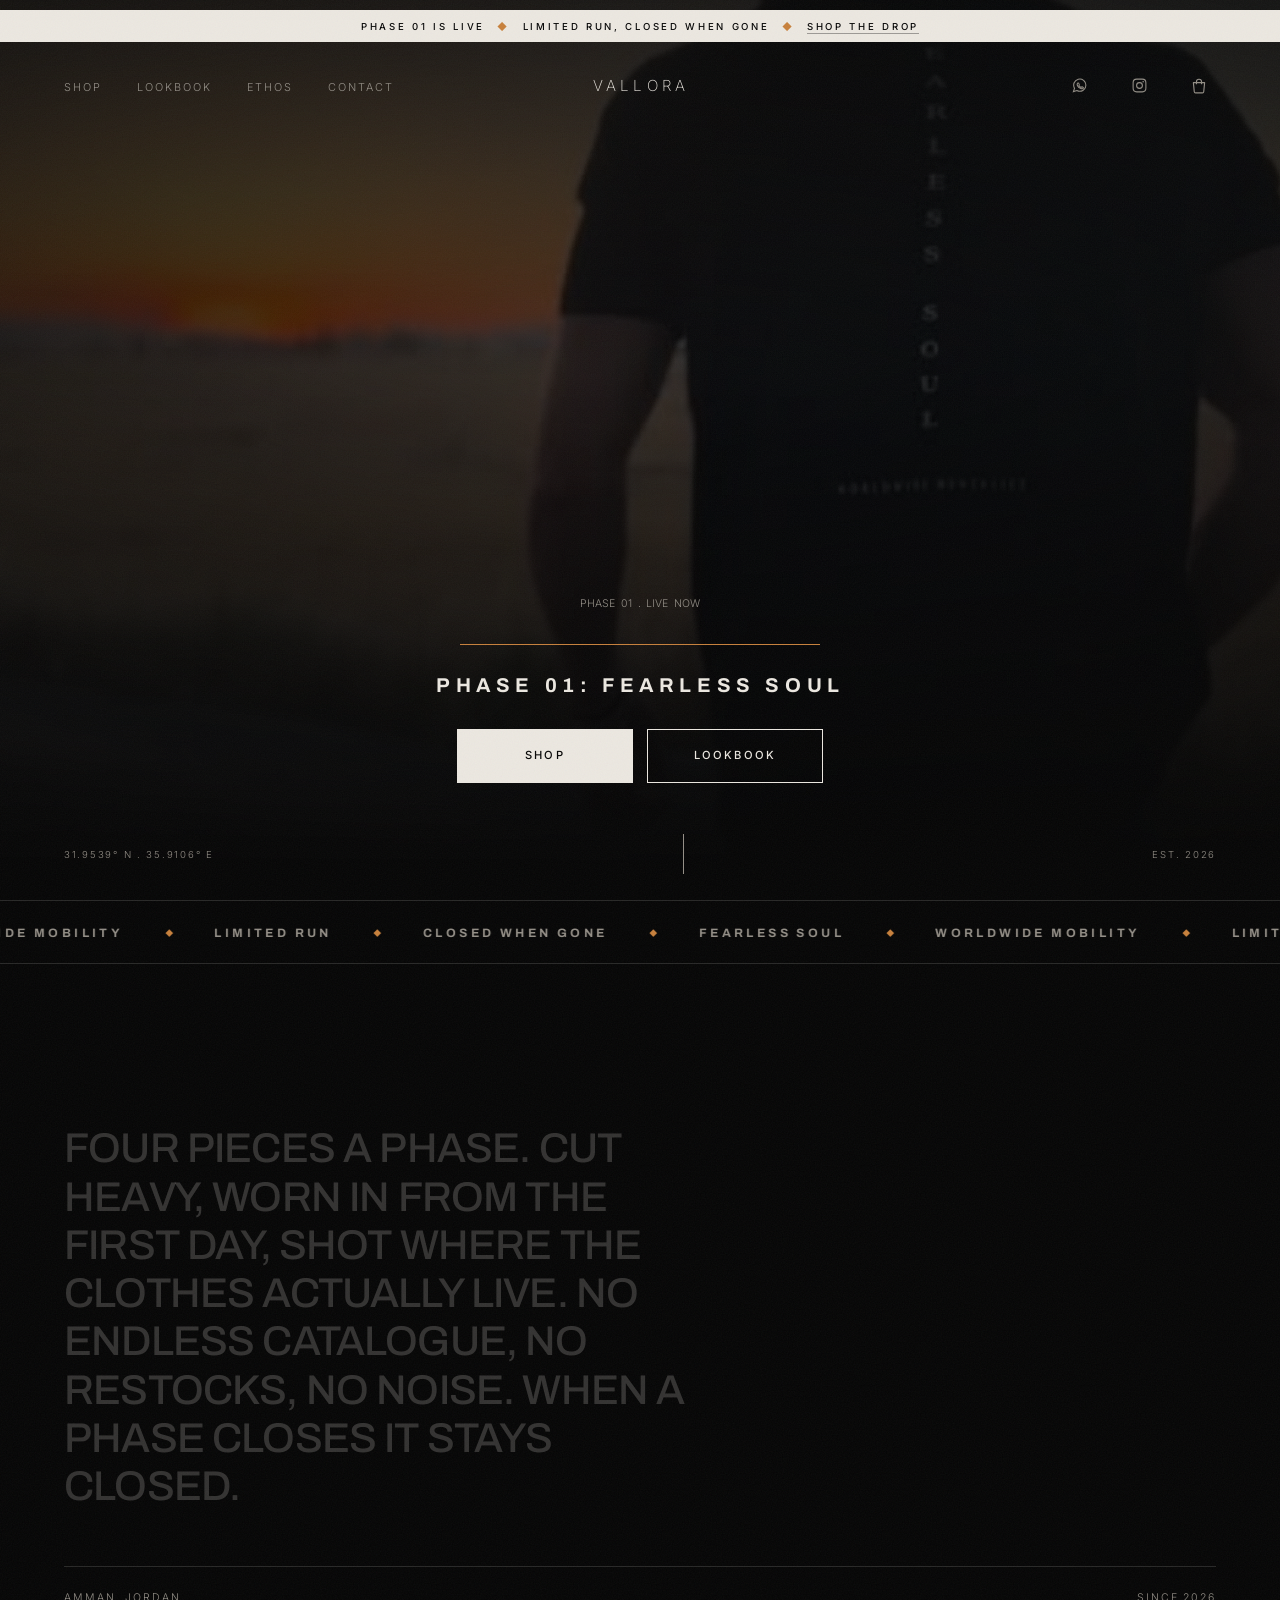
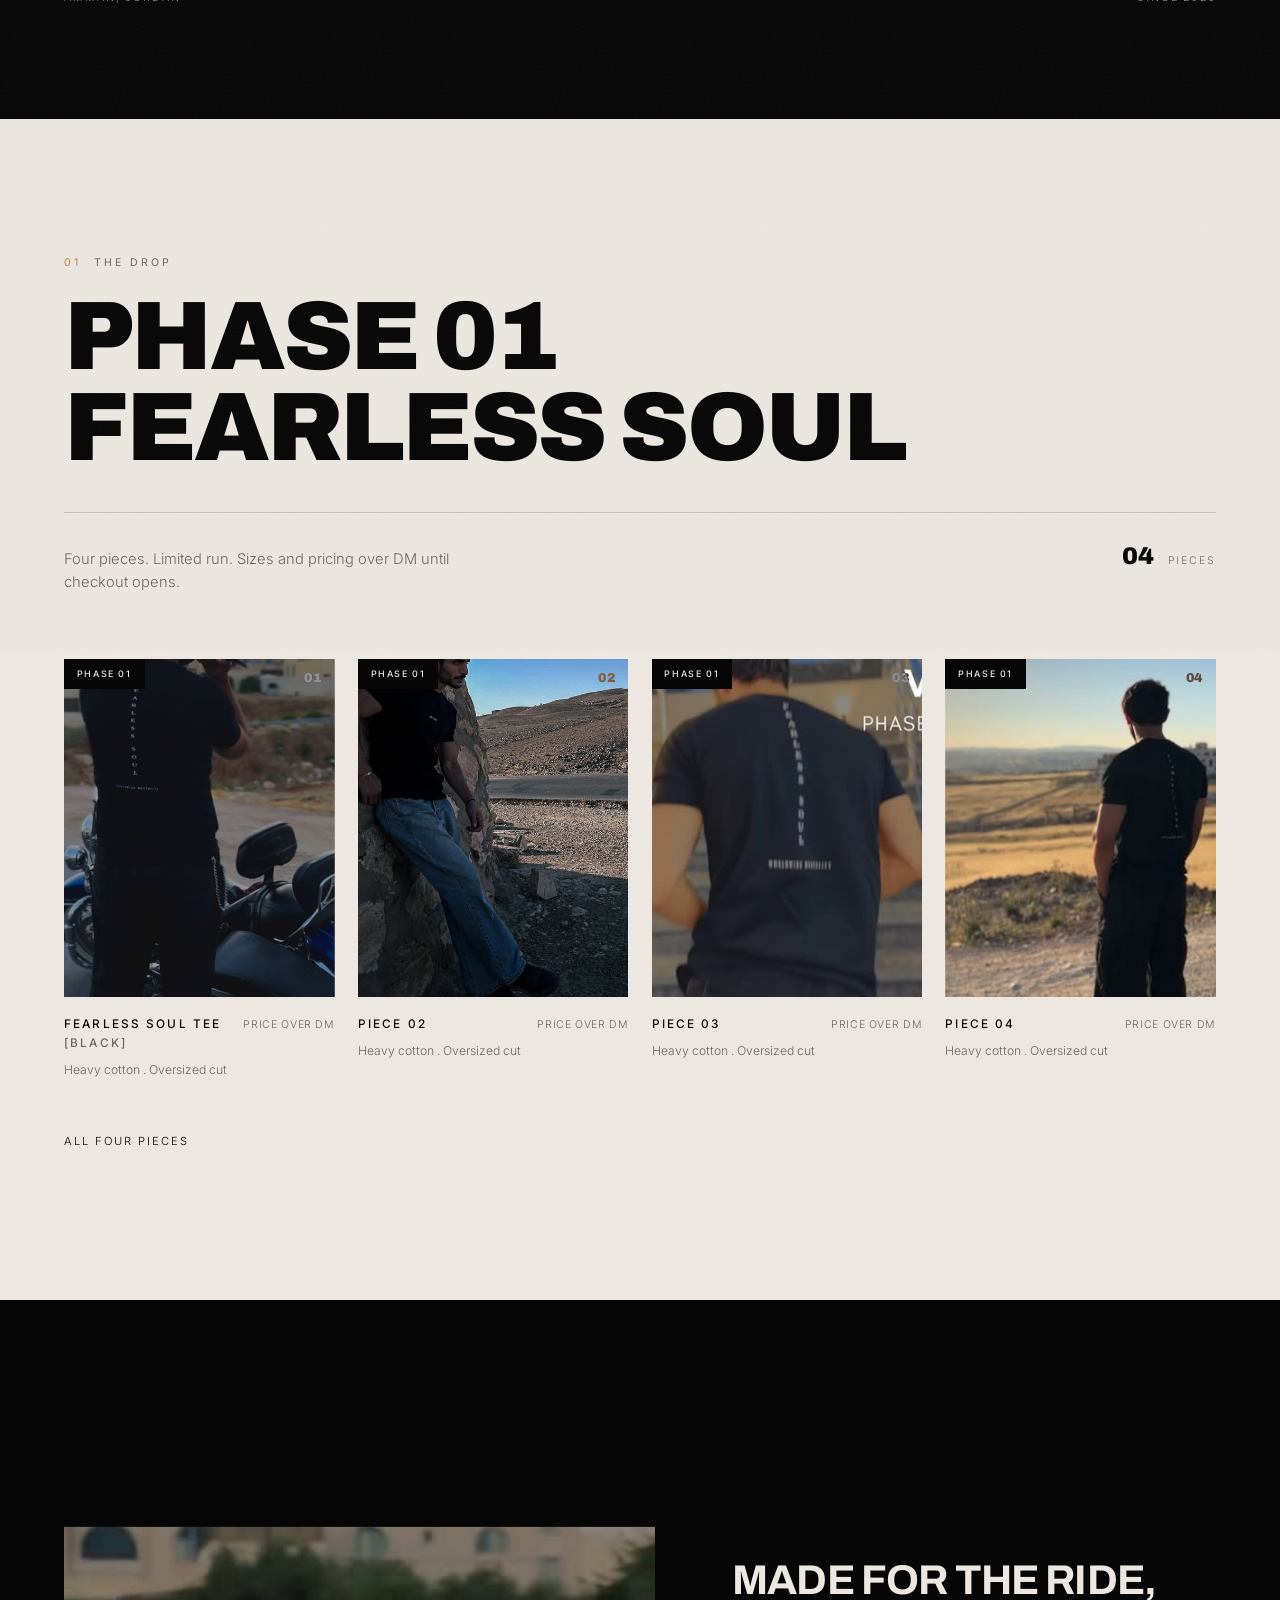
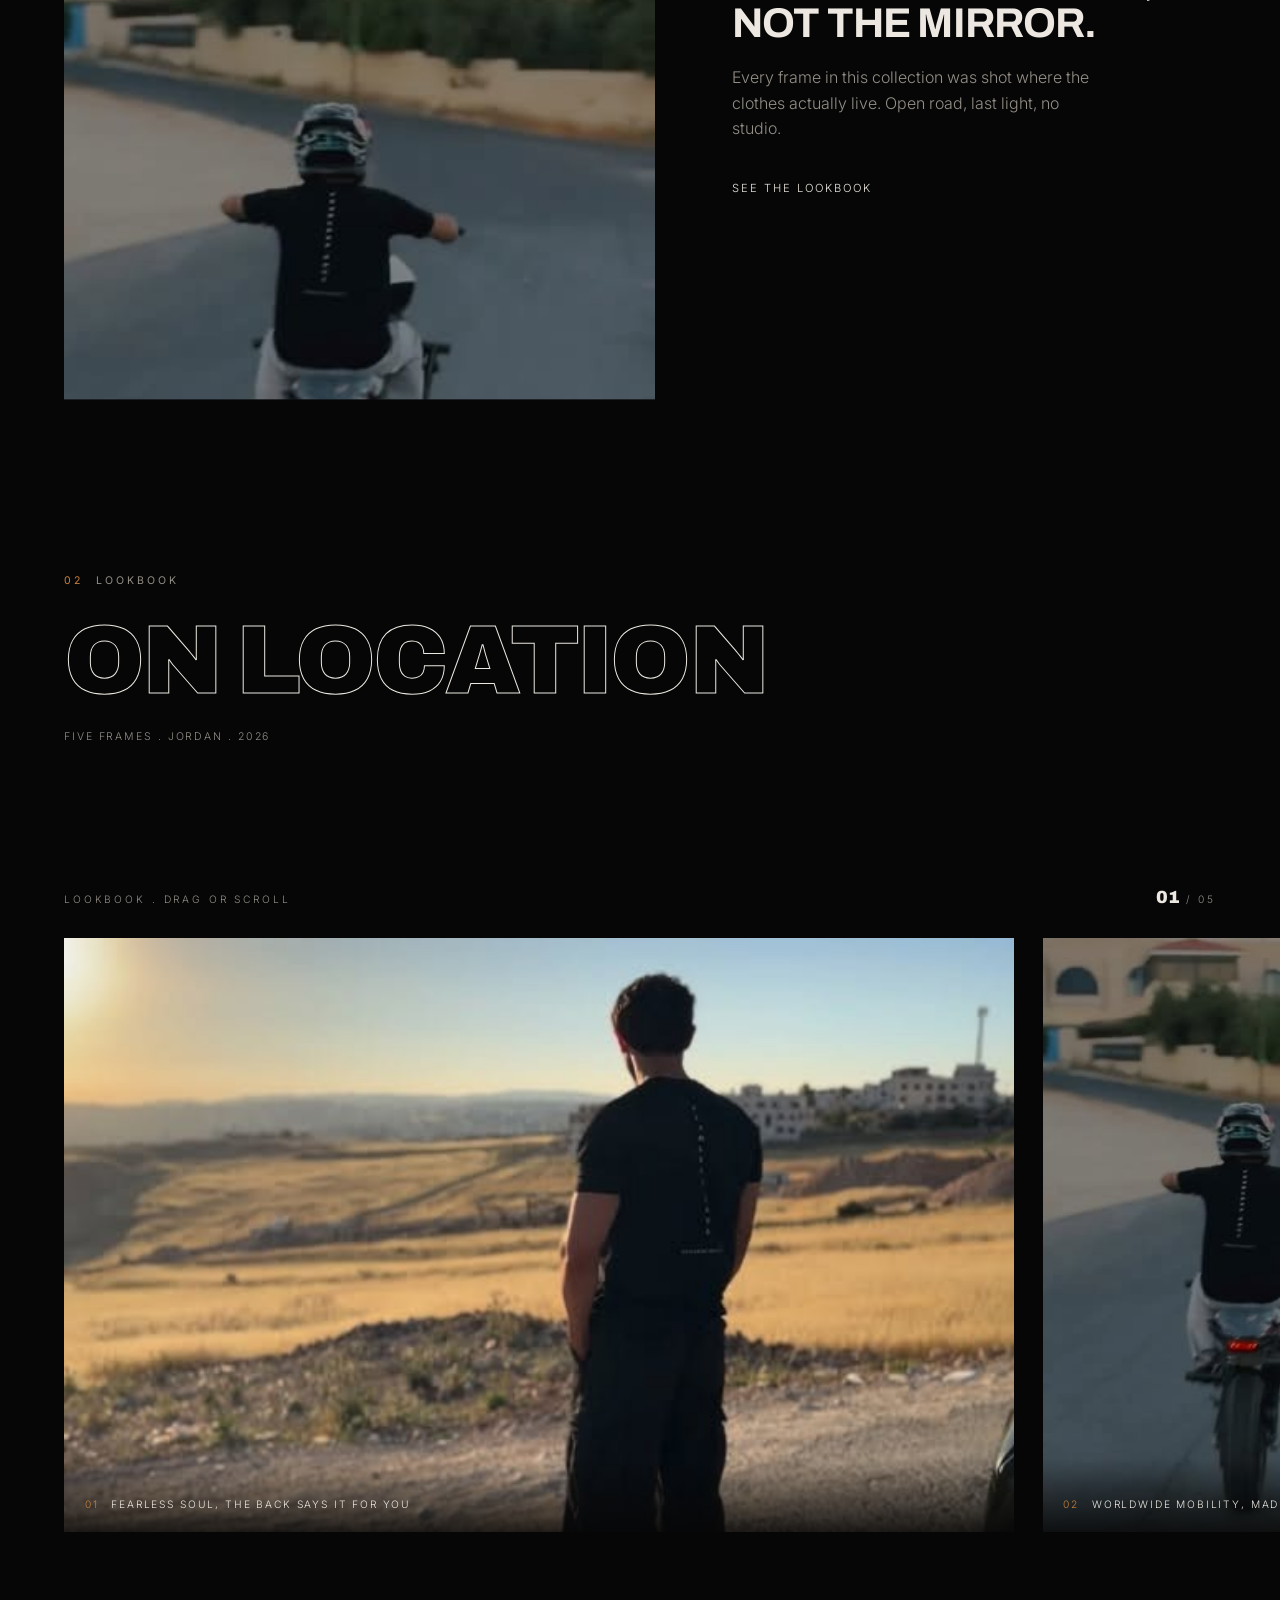
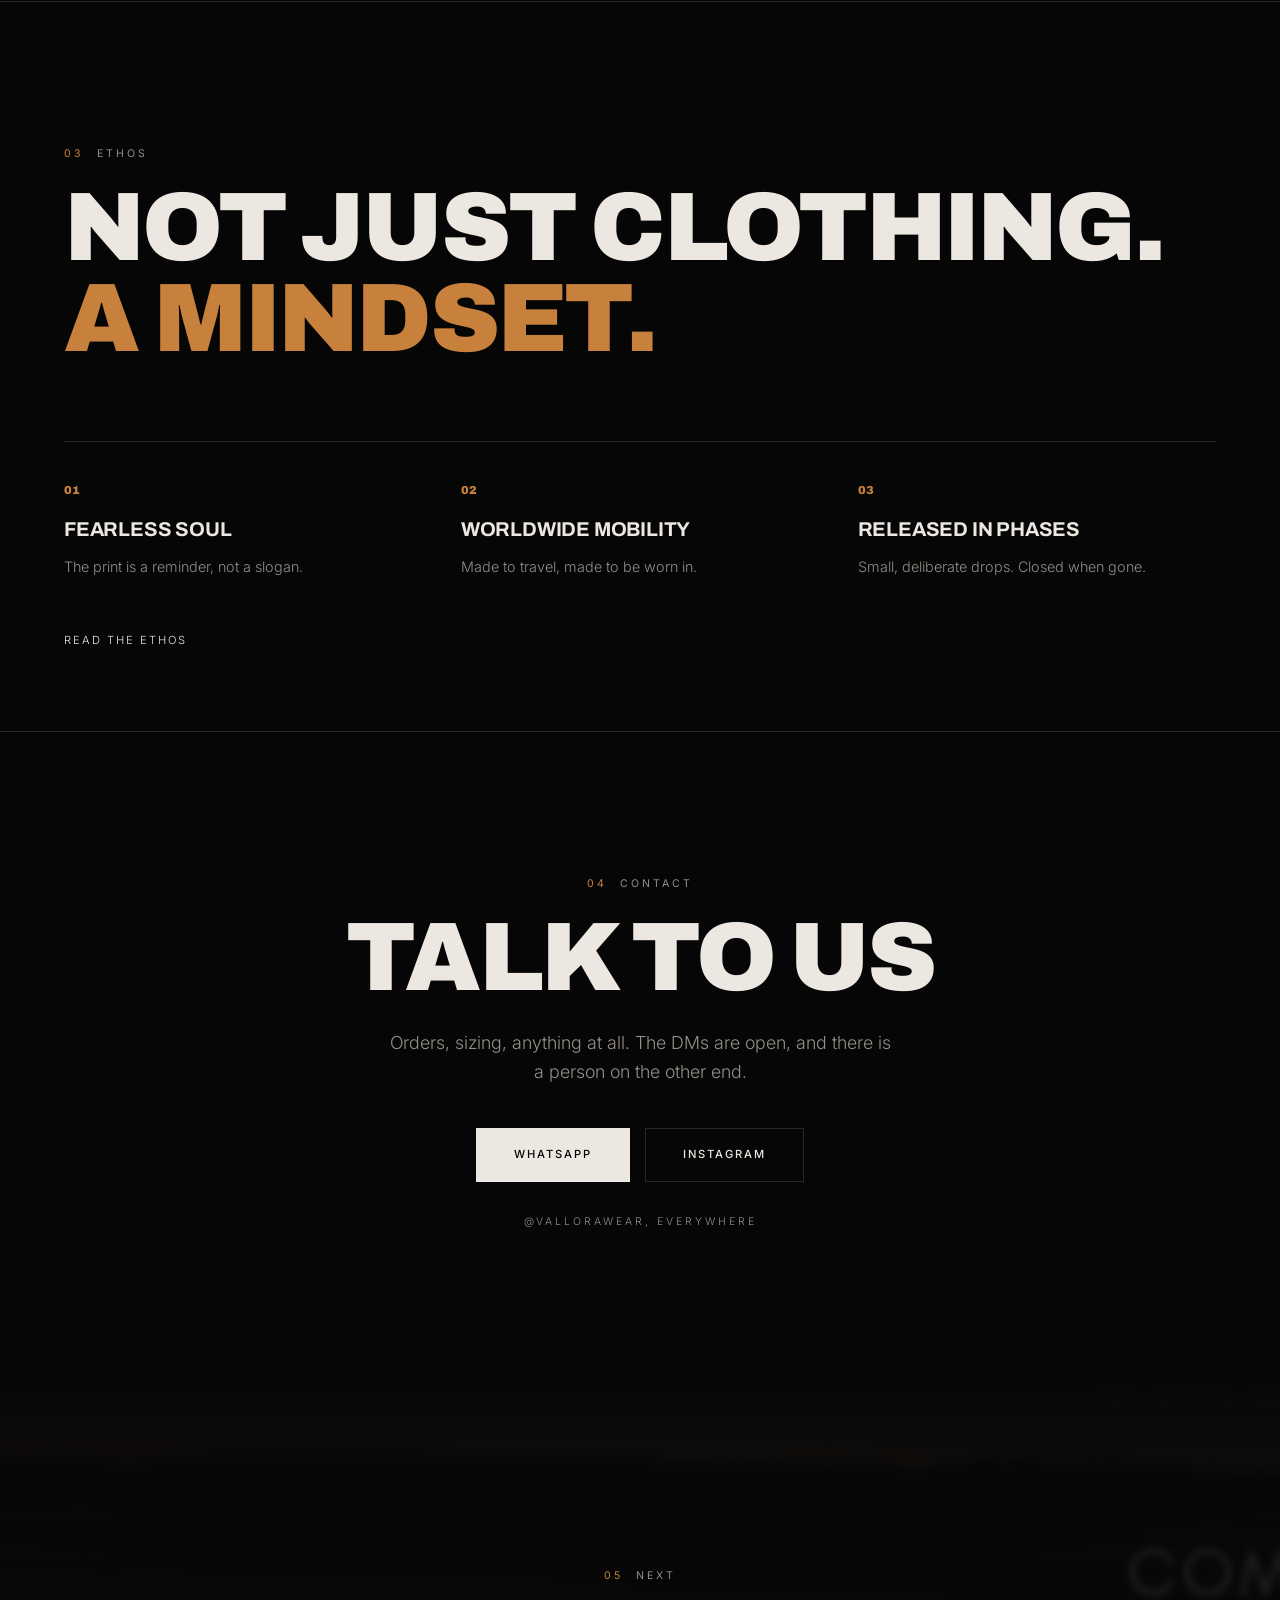
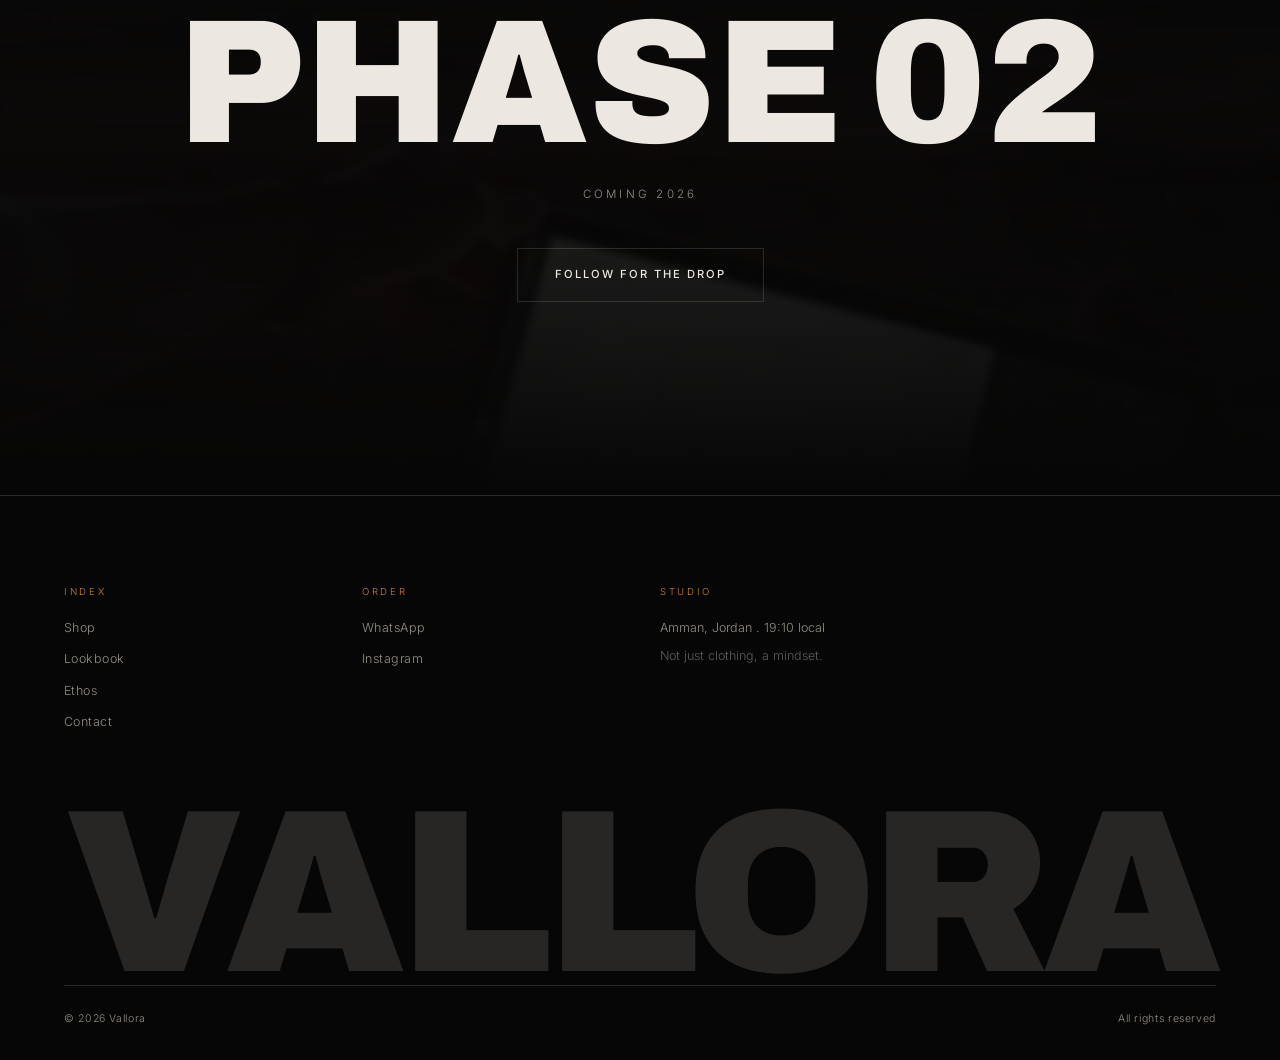
<file: index.html>
<!DOCTYPE html>
<html lang="en">
<head>
<meta charset="utf-8">
<meta name="viewport" content="width=device-width, initial-scale=1">
<title>VALLORA . Phase 01 . Fearless Soul</title>
<meta name="description" content="VALLORA. Minimal streetwear built for the road. Phase 01, Fearless Soul, is live. Limited run, closed when gone.">
<meta name="theme-color" content="#060606">

<meta property="og:type" content="website">
<meta property="og:title" content="VALLORA . Phase 01">
<meta property="og:description" content="Not just clothing, a mindset. Phase 01 is live.">
<meta property="og:image" content="https://mawccu.github.io/vallora/assets/img/vallora-11.jpg">
<meta property="og:url" content="https://mawccu.github.io/vallora/">
<meta name="twitter:card" content="summary_large_image">

<link rel="icon" href="assets/img/vallora-00.jpg">
<link rel="preconnect" href="https://fonts.googleapis.com">
<link rel="preconnect" href="https://fonts.gstatic.com" crossorigin>
<link href="https://fonts.googleapis.com/css2?family=Archivo:wght@500;700;900&family=Inter:wght@200;300;400;500&display=swap" rel="stylesheet">
<link rel="preload" as="image" href="assets/img/vallora-11.jpg">
<link rel="stylesheet" href="assets/css/style.css">

<!-- `js` gates every hidden-until-revealed state, and is set before first paint
     so content never flashes. The watchdog is the safety net: if main.js is
     blocked, 404s or throws, the class comes back off and the page renders as
     plain static content rather than staying invisible. This has already saved
     the site once, keep it. -->
<script>
  document.documentElement.className += ' js';
  setTimeout(function () {
    if (!window.__valloraReady) {
      document.documentElement.className =
        document.documentElement.className.replace(/\bjs\b/, '');
    }
  }, 3000);
</script>
</head>
<body>

<a class="skip" href="#main">Skip to content</a>

<div class="grain" aria-hidden="true"></div>
<div class="progress" aria-hidden="true"><span></span></div>

<div class="cursor" aria-hidden="true">
  <div class="cursor__ring"><span class="cursor__label"></span></div>
  <div class="cursor__dot"></div>
</div>

<!-- ─ loader ─
     Landing only. The count is real: it tracks how many campaign frames have
     actually decoded, so the curtain lifts on a page that is ready to be seen
     rather than on a timer. The timeouts in main.js are the escape hatch. -->
<div class="loader" id="loader" aria-hidden="true">
  <div class="loader__mark">VALLORA</div>
  <div class="loader__meta">
    <span>Phase 01</span>
    <span class="loader__pct" id="loaderPct">000</span>
  </div>
  <div class="loader__bar"><span id="loaderBar"></span></div>
</div>

<div class="top top--home" id="top-bar">
  <p class="bar">Phase 01 is live <i>&#9670;</i> Limited run, closed when gone <i>&#9670;</i> <a href="#shop">Shop the drop</a></p>

  <header class="nav">
    <div class="nav__inner">
      <button class="burger" id="burger" aria-label="Menu" aria-expanded="false" aria-controls="mobileMenu">
        <span></span><span></span>
      </button>

      <nav class="nav__links" aria-label="Primary">
        <a href="shop/"><span>Shop</span></a>
        <a href="lookbook/"><span>Lookbook</span></a>
        <a href="ethos/"><span>Ethos</span></a>
        <a href="contact/"><span>Contact</span></a>
      </nav>

      <a class="wordmark wordmark--sm nav__brand" href="./" aria-label="Vallora home">VALLORA</a>

      <div class="nav__side">
        <a class="nav__ico" href="https://wa.me/000000000000" target="_blank" rel="noopener" aria-label="WhatsApp">
          <svg viewBox="0 0 24 24" aria-hidden="true"><path d="M21 11.6a8.6 8.6 0 0 1-12.7 7.5L3.4 20.6l1.6-4.8A8.6 8.6 0 1 1 21 11.6Z"/><path d="M8.9 9.3c.3-.7.6-.7.9-.7h.5c.2 0 .5 0 .7.5l.7 1.6c.1.2.1.4 0 .6l-.4.5c-.1.2-.2.3 0 .6a6 6 0 0 0 2.6 2.2c.3.1.4 0 .6-.1l.6-.7c.2-.2.4-.1.6 0l1.4.8c.2.1.3.2.3.4 0 .5-.3 1.2-1.1 1.5-.8.3-1.7.2-3.2-.5a9.2 9.2 0 0 1-3.9-3.8c-.6-1.1-.6-2.2-.3-2.9Z"/></svg>
        </a>
        <a class="nav__ico" href="https://www.instagram.com/vallorawear/" target="_blank" rel="noopener" aria-label="Instagram">
          <svg viewBox="0 0 24 24" aria-hidden="true"><rect x="3" y="3" width="18" height="18" rx="5"/><circle cx="12" cy="12" r="4.1"/><circle cx="17.2" cy="6.8" r="1.1" fill="currentColor" stroke="none"/></svg>
        </a>
      </div>
    </div>
  </header>
</div>

<div class="mobile-menu" id="mobileMenu" hidden>
  <nav aria-label="Mobile">
    <a href="shop/"><em>01</em> Shop</a>
    <a href="lookbook/"><em>02</em> Lookbook</a>
    <a href="ethos/"><em>03</em> Ethos</a>
    <a href="contact/"><em>04</em> Contact</a>
    <a class="mobile-menu__cta" href="https://www.instagram.com/vallorawear/" target="_blank" rel="noopener">DM to order</a>
  </nav>
</div>

<main id="main">

  <!-- ─ hero ─
       The landing, per the client's reference: one full-bleed campaign frame,
       the drop title low in it, and exactly two doors in. The copy sits in the
       bottom third rather than the middle, which is what leaves the photograph
       room to be the subject.

       A dedicated frame is being shot for this. When it lands, drop it in as
       the first .hero__slide and nothing else has to change. -->
  <section class="hero" id="home">
    <div class="hero__mask">
      <div class="hero__media" data-parallax="0.22">
        <div class="hero__slide is-on"><img src="assets/img/vallora-11.jpg" alt="" aria-hidden="true" fetchpriority="high"></div>
        <div class="hero__slide"><img src="assets/img/vallora-05.jpg" alt="" aria-hidden="true"></div>
        <div class="hero__slide"><img src="assets/img/vallora-09.jpg" alt="" aria-hidden="true"></div>
      </div>
      <div class="hero__scrim"></div>
    </div>

    <div class="hero__body">
      <p class="hero__eyebrow" data-split="chars">Phase 01 . Live now</p>
      <div class="hero__rule" aria-hidden="true"><span></span></div>
      <p class="hero__drop" data-split="lines" data-delay="240">PHASE 01: FEARLESS SOUL</p>

      <div class="hero__actions reveal" data-delay="4">
        <a class="btn btn--solid magnetic" href="shop/">Shop</a>
        <a class="btn magnetic" href="lookbook/">Lookbook</a>
      </div>
    </div>

    <div class="hero__foot">
      <span class="hero__coord">31.9539&deg; N . 35.9106&deg; E</span>
      <a class="hero__scroll" href="#drop" aria-label="Scroll down">
        <span class="hero__scroll-line"></span>
      </a>
      <span class="hero__coord hero__coord--r">Est. 2026</span>
    </div>
  </section>

  <!-- ─ ticker ─ -->
  <div class="marquee" aria-hidden="true">
    <div class="marquee__track">
      <span>FEARLESS SOUL</span><i>&#9670;</i>
      <span>WORLDWIDE MOBILITY</span><i>&#9670;</i>
      <span>LIMITED RUN</span><i>&#9670;</i>
      <span>CLOSED WHEN GONE</span><i>&#9670;</i>
      <span>FEARLESS SOUL</span><i>&#9670;</i>
      <span>WORLDWIDE MOBILITY</span><i>&#9670;</i>
      <span>LIMITED RUN</span><i>&#9670;</i>
      <span>CLOSED WHEN GONE</span><i>&#9670;</i>
    </div>
  </div>

  <!-- ─ manifesto ─
       Words light one at a time as the block crosses the viewport. main.js
       builds the spans, so the copy stays an ordinary sentence here and a dead
       script leaves plain paragraph text behind. -->
  <section class="manifesto">
    <div class="wrap">
      <p class="manifesto__text" data-words>
        Four pieces a phase. Cut heavy, worn in from the first day, shot where
        the clothes actually live. No endless catalogue, no restocks, no noise.
        When a phase closes it stays closed.
      </p>
      <div class="manifesto__meta">
        <span class="reveal">Amman, Jordan</span>
        <span class="reveal" data-delay="1">Since 2026</span>
      </div>
    </div>
  </section>

  <!-- ═══════════════════════════════════════════════════════════
       THE DROP
       Paper ground, because this block is the store and the switch
       from the dark brand film is what tells you so. Cards link
       through to a full page each. Only the Fearless Soul tee is
       real, the other three are dashed, greyed placeholders (repo
       convention: a placeholder must never ship unnoticed).
       ═══════════════════════════════════════════════════════════ -->
  <section class="shop" id="drop">
    <div class="wrap">

      <header class="shop__head">
        <p class="eyebrow reveal"><span class="idx">01</span> The drop</p>
        <h2 class="display" data-split="lines">PHASE 01<br>FEARLESS SOUL</h2>
        <div class="shop__headmeta">
          <p class="reveal" data-delay="2">Four pieces. Limited run. Sizes and pricing over DM until checkout opens.</p>
          <p class="shop__count reveal" data-delay="3"><em>04</em> pieces</p>
        </div>
      </header>

      <div class="shop__grid">
        <article class="card unmask">
          <a class="card__media" href="shop/fearless-soul-tee.html" data-cursor="open" aria-label="Fearless Soul Tee">
            <img class="card__img" src="assets/img/vallora-04.jpg" alt="Rear view of the Fearless Soul tee, back print set vertical, beside a motorcycle" loading="lazy">
            <img class="card__img card__img--alt" src="assets/img/vallora-13.jpg" alt="" aria-hidden="true" loading="lazy">
            <span class="card__badge">Phase 01</span>
            <span class="card__no">01</span>
            <span class="card__open">View piece</span>
          </a>
          <div class="card__row">
            <h3 class="card__name"><a href="shop/fearless-soul-tee.html">Fearless Soul Tee <em>[Black]</em></a></h3>
            <p class="card__price" data-price-for="fearless-soul-tee">Price over DM</p>
          </div>
          <p class="card__sub">Heavy cotton . Oversized cut</p>
        </article>

        <article class="card unmask" data-delay="1">
          <a class="card__media" href="shop/piece-02.html" data-cursor="open" aria-label="Piece 02">
            <img class="card__img" src="assets/img/vallora-06.jpg" alt="Piece 02 worn with denim, full length" loading="lazy">
            <img class="card__img card__img--alt" src="assets/img/vallora-08.jpg" alt="" aria-hidden="true" loading="lazy">
            <span class="card__badge">Phase 01</span>
            <span class="card__no">02</span>
            <span class="card__open">View piece</span>
          </a>
          <div class="card__row">
            <h3 class="card__name"><a href="shop/piece-02.html">Piece 02</a></h3>
            <p class="card__price" data-price-for="piece-02">Price over DM</p>
          </div>
          <p class="card__sub">Heavy cotton . Oversized cut</p>
        </article>

        <article class="card unmask" data-delay="2">
          <a class="card__media" href="shop/piece-03.html" data-cursor="open" aria-label="Piece 03">
            <img class="card__img" src="assets/img/vallora-10.jpg" alt="Piece 03 worn on the steps at dusk" loading="lazy">
            <img class="card__img card__img--alt" src="assets/img/vallora-05.jpg" alt="" aria-hidden="true" loading="lazy">
            <span class="card__badge">Phase 01</span>
            <span class="card__no">03</span>
            <span class="card__open">View piece</span>
          </a>
          <div class="card__row">
            <h3 class="card__name"><a href="shop/piece-03.html">Piece 03</a></h3>
            <p class="card__price" data-price-for="piece-03">Price over DM</p>
          </div>
          <p class="card__sub">Heavy cotton . Oversized cut</p>
        </article>

        <article class="card unmask" data-delay="3">
          <a class="card__media" href="shop/piece-04.html" data-cursor="open" aria-label="Piece 04">
            <img class="card__img" src="assets/img/vallora-12.jpg" alt="Piece 04 worn above the valley at golden hour" loading="lazy">
            <img class="card__img card__img--alt" src="assets/img/vallora-09.jpg" alt="" aria-hidden="true" loading="lazy">
            <span class="card__badge">Phase 01</span>
            <span class="card__no">04</span>
            <span class="card__open">View piece</span>
          </a>
          <div class="card__row">
            <h3 class="card__name"><a href="shop/piece-04.html">Piece 04</a></h3>
            <p class="card__price" data-price-for="piece-04">Price over DM</p>
          </div>
          <p class="card__sub">Heavy cotton . Oversized cut</p>
        </article>
      </div>

      <p class="shop__more reveal">
        <a class="link" href="shop/"><span>All four pieces</span></a>
      </p>
    </div>
  </section>

  <!-- ─ statement strip ─ -->
  <section class="strip">
    <figure class="strip__img unmask" data-parallax="0.12">
      <img src="assets/img/vallora-08.jpg" alt="Riding out in the Phase 01 tee" loading="lazy">
    </figure>
    <div class="strip__copy">
      <h3 class="h3" data-split="lines">Made for the ride,<br>not the mirror.</h3>
      <p class="reveal" data-delay="2">
        Every frame in this collection was shot where the clothes actually live.
        Open road, last light, no studio.
      </p>
      <a class="link reveal" data-delay="3" href="lookbook/">
        <span>See the lookbook</span>
      </a>
    </div>
  </section>

  <!-- ─ lookbook rail ─
       The teaser. The full set, with a line of brand meaning under every
       frame, lives on /lookbook/. Pinned horizontal scroll: the outer element
       is tall, the inner one sticks, and JS translates the track across as you
       scroll through that height. Native scroll throughout, nothing hijacked,
       and it can also be dragged. Below 900px it collapses to a grid. -->
  <section class="lookbook">
    <div class="wrap">
      <header class="lookbook__head">
        <p class="eyebrow reveal"><span class="idx">02</span> Lookbook</p>
        <h2 class="display display--outline" data-split="lines">ON LOCATION</h2>
        <p class="lookbook__meta reveal" data-delay="3">Five frames . Jordan . 2026</p>
      </header>
    </div>

    <div class="rail" id="rail">
      <div class="rail__inner">
        <div class="rail__track" id="railTrack">
          <figure class="gal gal--wide unmask" data-cursor="view"><img src="assets/img/vallora-12.jpg" alt="Phase 01 tee at golden hour above the valley" loading="lazy"><figcaption><span>01</span> Fearless soul, the back says it for you</figcaption></figure>
          <figure class="gal unmask" data-delay="1" data-cursor="view"><img src="assets/img/vallora-08.jpg" alt="Riding out in the Phase 01 tee" loading="lazy"><figcaption><span>02</span> Worldwide mobility, made to travel</figcaption></figure>
          <figure class="gal unmask" data-delay="2" data-cursor="view"><img src="assets/img/vallora-05.jpg" alt="Phase 01 campaign frame at sunset" loading="lazy"><figcaption><span>03</span> Shot where the clothes live, no studio</figcaption></figure>
          <figure class="gal gal--crop-left unmask" data-delay="1" data-cursor="view"><img src="assets/img/vallora-10.jpg" alt="Phase 01 tee on the steps at dusk" loading="lazy"><figcaption><span>04</span> Worn in from day one, not the mirror</figcaption></figure>
          <figure class="gal unmask" data-delay="2" data-cursor="view"><img src="assets/img/vallora-09.jpg" alt="Phase 01 launch frame" loading="lazy"><figcaption><span>05</span> Released in phases, closed when gone</figcaption></figure>

          <div class="rail__end">
            <p class="eyebrow">The full lookbook</p>
            <a class="btn btn--ghost magnetic" href="lookbook/">Open lookbook</a>
          </div>
        </div>

        <div class="rail__hud" aria-hidden="true">
          <span class="rail__hud-title">Lookbook . drag or scroll</span>
          <span class="rail__hud-count"><em id="railIdx">01</em> / 05</span>
        </div>

        <div class="rail__bar" aria-hidden="true"><span id="railBar"></span></div>
      </div>
    </div>
  </section>

  <!-- ─ ethos, in brief ─ -->
  <section class="ethos">
    <div class="wrap">
      <header class="ethos__head">
        <p class="eyebrow reveal"><span class="idx">03</span> Ethos</p>
        <h2 class="display" data-split="lines">NOT JUST CLOTHING.<br><span class="hl">A MINDSET.</span></h2>
      </header>

      <div class="brief">
        <div class="brief__col reveal">
          <span class="brief__no">01</span>
          <h3>Fearless soul</h3>
          <p>The print is a reminder, not a slogan.</p>
        </div>
        <div class="brief__col reveal" data-delay="1">
          <span class="brief__no">02</span>
          <h3>Worldwide mobility</h3>
          <p>Made to travel, made to be worn in.</p>
        </div>
        <div class="brief__col reveal" data-delay="2">
          <span class="brief__no">03</span>
          <h3>Released in phases</h3>
          <p>Small, deliberate drops. Closed when gone.</p>
        </div>
      </div>

      <p class="shop__more reveal" data-delay="3">
        <a class="link" href="ethos/"><span>Read the ethos</span></a>
      </p>
    </div>
  </section>

  <!-- ─ contact ─ -->
  <section class="contact" id="contact">
    <div class="wrap contact__inner">
      <p class="eyebrow reveal"><span class="idx">04</span> Contact</p>
      <h2 class="display" data-split="lines">TALK TO US</h2>
      <p class="lede reveal" data-delay="2">Orders, sizing, anything at all. The DMs are open,
        and there is a person on the other end.</p>
      <div class="contact__actions reveal" data-delay="3">
        <a class="btn btn--solid magnetic" href="https://wa.me/000000000000" target="_blank" rel="noopener">WhatsApp</a>
        <a class="btn btn--ghost magnetic" href="https://www.instagram.com/vallorawear/" target="_blank" rel="noopener">Instagram</a>
      </div>
      <p class="contact__handle reveal" data-delay="4">@vallorawear, everywhere</p>
    </div>
  </section>

  <!-- ─ phase 02 ─ -->
  <section class="next">
    <div class="next__media" data-parallax="0.18">
      <img src="assets/img/vallora-03.jpg" alt="" aria-hidden="true" loading="lazy">
    </div>
    <div class="next__scrim"></div>
    <div class="next__body">
      <p class="eyebrow reveal"><span class="idx">05</span> Next</p>
      <h2 class="next__title" data-split="chars" data-delay="80">PHASE 02</h2>
      <p class="next__sub reveal" data-delay="4">Coming 2026</p>
      <a class="btn btn--ghost magnetic reveal" data-delay="5" href="https://www.instagram.com/vallorawear/" target="_blank" rel="noopener">
        Follow for the drop
      </a>
    </div>
  </section>

</main>

<footer class="footer">
  <div class="wrap">
    <div class="footer__top">
      <div class="footer__col">
        <p class="footer__label">Index</p>
        <nav class="footer__nav" aria-label="Footer">
          <a href="shop/">Shop</a>
          <a href="lookbook/">Lookbook</a>
          <a href="ethos/">Ethos</a>
          <a href="contact/">Contact</a>
        </nav>
      </div>
      <div class="footer__col">
        <p class="footer__label">Order</p>
        <nav class="footer__nav" aria-label="Order">
          <a href="https://wa.me/000000000000" target="_blank" rel="noopener">WhatsApp</a>
          <a href="https://www.instagram.com/vallorawear/" target="_blank" rel="noopener">Instagram</a>
        </nav>
      </div>
      <div class="footer__col footer__col--wide">
        <p class="footer__label">Studio</p>
        <p class="footer__note">Amman, Jordan . <span id="clock">--:--</span> local</p>
        <p class="footer__note footer__note--dim">Not just clothing, a mindset.</p>
      </div>
    </div>
  </div>

  <div class="footer__mark" aria-hidden="true"><span>VALLORA</span></div>

  <div class="wrap">
    <p class="footer__legal">
      <span>&copy; <span id="year">2026</span> Vallora</span>
      <span>All rights reserved</span>
    </p>
  </div>
</footer>

<script src="assets/js/config.js"></script>
<script src="assets/js/main.js"></script>
<script src="assets/js/cart.js"></script>
</body>
</html>
</file>
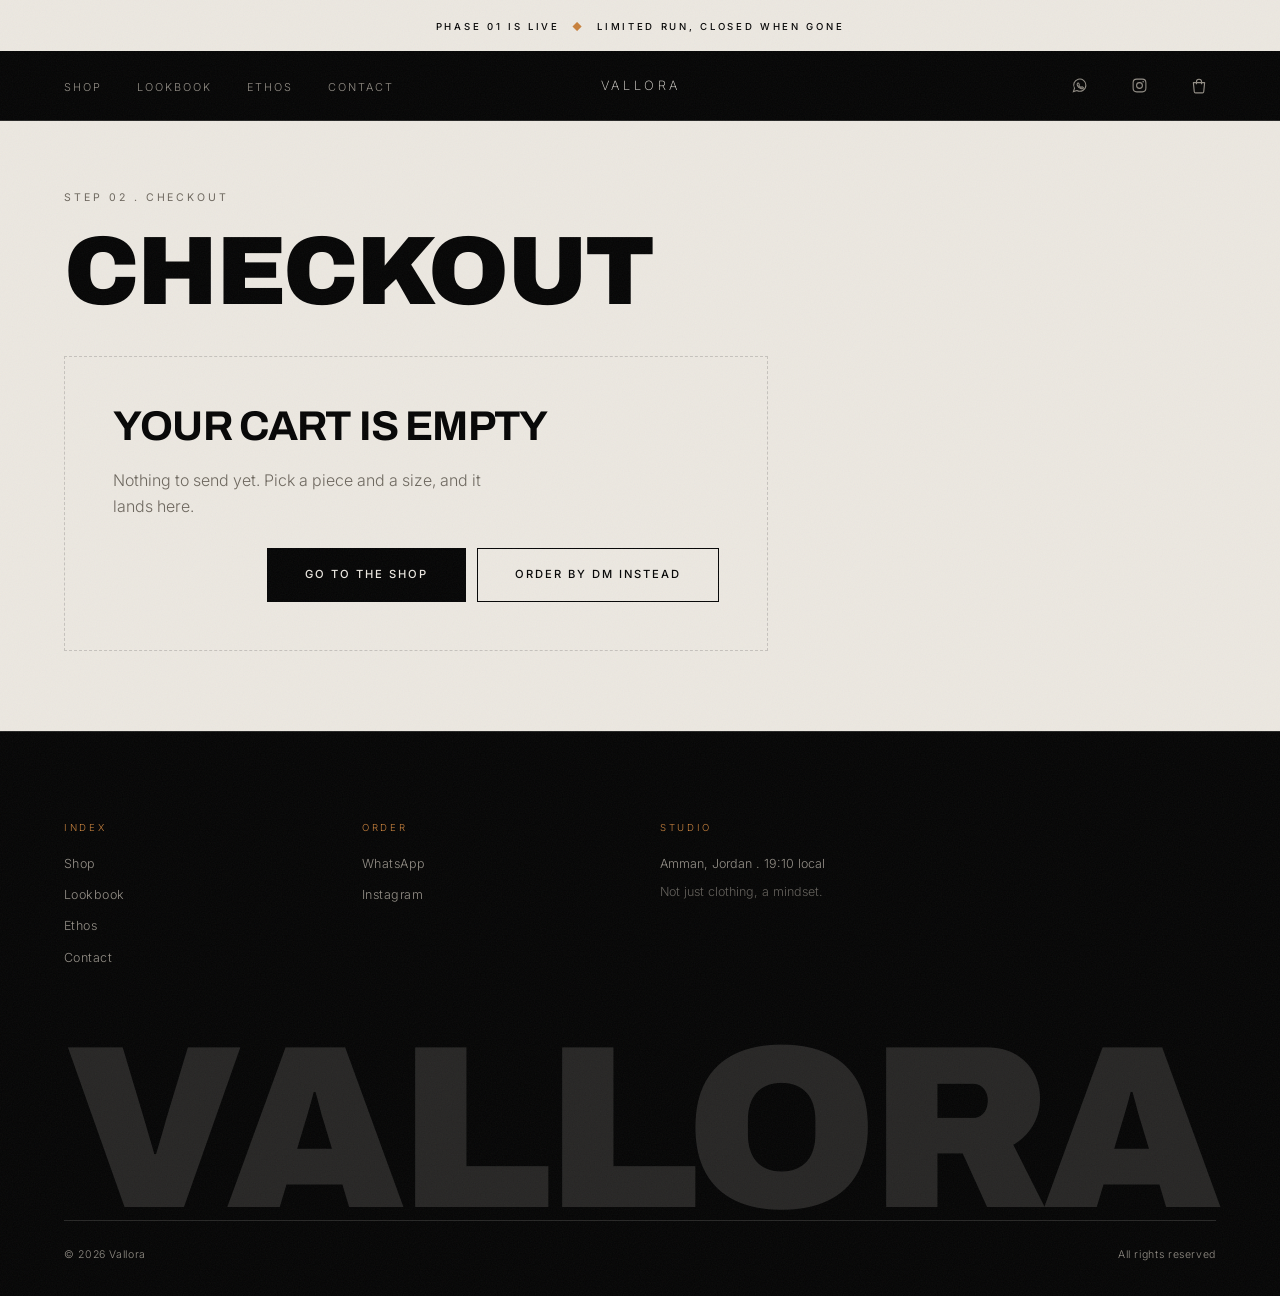
<file: checkout/index.html>
<!DOCTYPE html>
<html lang="en">
<head>
<meta charset="utf-8">
<meta name="viewport" content="width=device-width, initial-scale=1">
<title>Checkout . VALLORA</title>
<meta name="description" content="Review your VALLORA order and send it. No account and no card: the finished order opens in WhatsApp.">
<meta name="theme-color" content="#060606">
<meta name="robots" content="noindex">

<link rel="icon" href="../assets/img/vallora-00.jpg">
<link rel="preconnect" href="https://fonts.googleapis.com">
<link rel="preconnect" href="https://fonts.gstatic.com" crossorigin>
<link href="https://fonts.googleapis.com/css2?family=Archivo:wght@500;700;900&family=Inter:wght@200;300;400;500&display=swap" rel="stylesheet">
<link rel="stylesheet" href="../assets/css/style.css">

<script>
  document.documentElement.className += ' js';
  setTimeout(function () {
    if (!window.__valloraReady) {
      document.documentElement.className =
        document.documentElement.className.replace(/\bjs\b/, '');
    }
  }, 3000);
</script>
</head>
<body>

<a class="skip" href="#main">Skip to content</a>

<div class="grain" aria-hidden="true"></div>
<div class="progress" aria-hidden="true"><span></span></div>

<div class="cursor" aria-hidden="true">
  <div class="cursor__ring"><span class="cursor__label"></span></div>
  <div class="cursor__dot"></div>
</div>

<div class="top top--solid" id="top-bar">
  <p class="bar">Phase 01 is live <i>&#9670;</i> Limited run, closed when gone</p>

  <header class="nav">
    <div class="nav__inner">
      <button class="burger" id="burger" aria-label="Menu" aria-expanded="false" aria-controls="mobileMenu">
        <span></span><span></span>
      </button>

      <nav class="nav__links" aria-label="Primary">
        <a href="../shop/"><span>Shop</span></a>
        <a href="../lookbook/"><span>Lookbook</span></a>
        <a href="../ethos/"><span>Ethos</span></a>
        <a href="../contact/"><span>Contact</span></a>
      </nav>

      <a class="wordmark wordmark--sm nav__brand" href="../" aria-label="Vallora home">VALLORA</a>

      <div class="nav__side">
        <a class="nav__ico" href="https://wa.me/000000000000" target="_blank" rel="noopener" aria-label="WhatsApp">
          <svg viewBox="0 0 24 24" aria-hidden="true"><path d="M21 11.6a8.6 8.6 0 0 1-12.7 7.5L3.4 20.6l1.6-4.8A8.6 8.6 0 1 1 21 11.6Z"/><path d="M8.9 9.3c.3-.7.6-.7.9-.7h.5c.2 0 .5 0 .7.5l.7 1.6c.1.2.1.4 0 .6l-.4.5c-.1.2-.2.3 0 .6a6 6 0 0 0 2.6 2.2c.3.1.4 0 .6-.1l.6-.7c.2-.2.4-.1.6 0l1.4.8c.2.1.3.2.3.4 0 .5-.3 1.2-1.1 1.5-.8.3-1.7.2-3.2-.5a9.2 9.2 0 0 1-3.9-3.8c-.6-1.1-.6-2.2-.3-2.9Z"/></svg>
        </a>
        <a class="nav__ico" href="https://www.instagram.com/vallorawear/" target="_blank" rel="noopener" aria-label="Instagram">
          <svg viewBox="0 0 24 24" aria-hidden="true"><rect x="3" y="3" width="18" height="18" rx="5"/><circle cx="12" cy="12" r="4.1"/><circle cx="17.2" cy="6.8" r="1.1" fill="currentColor" stroke="none"/></svg>
        </a>
      </div>
    </div>
  </header>
</div>

<div class="mobile-menu" id="mobileMenu" hidden>
  <nav aria-label="Mobile">
    <a href="../shop/"><em>01</em> Shop</a>
    <a href="../lookbook/"><em>02</em> Lookbook</a>
    <a href="../ethos/"><em>03</em> Ethos</a>
    <a href="../contact/"><em>04</em> Contact</a>
    <a class="mobile-menu__cta" href="https://www.instagram.com/vallorawear/" target="_blank" rel="noopener">DM to order</a>
  </nav>
</div>

<!-- Everything inside [data-checkout] is filled by cart.js from the cart in
     localStorage. The markup here is the empty shell plus the empty state, so
     a visitor who lands on this page with nothing in their cart, or with
     scripting off, still sees a page rather than a blank column. -->
<main id="main" class="page store checkout" data-checkout>
  <div class="wrap">

    <nav class="crumbs" aria-label="Breadcrumb">
      <a href="../">Home</a><i>/</i><a href="../shop/">Shop</a><i>/</i><span>Checkout</span>
    </nav>

    <header class="page-head">
      <p class="eyebrow reveal">Step 02 . Checkout</p>
      <h1 class="display">CHECKOUT</h1>
    </header>

    <!-- shown when the cart is empty, and to anyone with scripting off -->
    <div class="checkout__empty" data-co-empty>
      <h2 class="h3">Your cart is empty</h2>
      <p>Nothing to send yet. Pick a piece and a size, and it lands here.</p>
      <div class="shop__footcta">
        <a class="btn btn--solid magnetic" href="../shop/">Go to the shop</a>
        <a class="btn magnetic" href="https://www.instagram.com/vallorawear/" target="_blank" rel="noopener">Order by DM instead</a>
      </div>
    </div>

    <div class="checkout__grid" data-co-filled hidden>

      <div class="checkout__main">
        <section>
          <h2 class="panel__label">Your order</h2>
          <ul class="cart__list cart__list--wide" data-co-list></ul>
          <p class="checkout__keep"><a class="link" href="../shop/"><span>Add another piece</span></a></p>
        </section>

        <section class="checkout__details">
          <h2 class="panel__label">Where is it going?</h2>
          <p class="note">We confirm every order by message before anything is sent,
            so this is all we need.</p>

          <div class="rform__row rform__row--three">
            <div>
              <label for="c-name">Name</label>
              <input id="c-name" name="name" type="text" maxlength="60" autocomplete="name" required>
            </div>
            <div>
              <label for="c-phone">Phone</label>
              <input id="c-phone" name="phone" type="tel" maxlength="30" autocomplete="tel" required>
            </div>
            <div>
              <label for="c-city">City</label>
              <input id="c-city" name="city" type="text" maxlength="60" autocomplete="address-level2">
            </div>
          </div>

          <label for="c-notes">Address and notes <span>(optional)</span></label>
          <textarea id="c-notes" name="notes" maxlength="300"
                    placeholder="Street and building, a landmark, a delivery time, anything else we should know."></textarea>
        </section>
      </div>

      <!-- the summary follows you down the page on a wide screen -->
      <aside class="checkout__side">
        <div class="sum">
          <h2 class="panel__label">Summary</h2>
          <div class="sum__rows" data-co-total></div>

          <p class="cart__err" data-co-err hidden></p>

          <a class="btn btn--solid sum__send" data-co-send href="#">Send order on WhatsApp</a>

          <p class="sum__note">This opens WhatsApp with your whole order written out:
            every piece, size and quantity, plus your details. Nothing is charged here
            and no account is created. We reply to confirm availability, the total and
            delivery.</p>

          <p class="sum__alt">No WhatsApp?
            <a href="https://www.instagram.com/vallorawear/" target="_blank" rel="noopener">Send it as an Instagram DM</a>.</p>
        </div>
      </aside>

    </div>
  </div>
</main>

<footer class="footer">
  <div class="wrap">
    <div class="footer__top">
      <div class="footer__col">
        <p class="footer__label">Index</p>
        <nav class="footer__nav" aria-label="Footer">
          <a href="../shop/">Shop</a>
          <a href="../lookbook/">Lookbook</a>
          <a href="../ethos/">Ethos</a>
          <a href="../contact/">Contact</a>
        </nav>
      </div>
      <div class="footer__col">
        <p class="footer__label">Order</p>
        <nav class="footer__nav" aria-label="Order">
          <a href="https://wa.me/000000000000" target="_blank" rel="noopener">WhatsApp</a>
          <a href="https://www.instagram.com/vallorawear/" target="_blank" rel="noopener">Instagram</a>
        </nav>
      </div>
      <div class="footer__col footer__col--wide">
        <p class="footer__label">Studio</p>
        <p class="footer__note">Amman, Jordan . <span id="clock">--:--</span> local</p>
        <p class="footer__note footer__note--dim">Not just clothing, a mindset.</p>
      </div>
    </div>
  </div>

  <div class="footer__mark" aria-hidden="true"><span>VALLORA</span></div>

  <div class="wrap">
    <p class="footer__legal">
      <span>&copy; <span id="year">2026</span> Vallora</span>
      <span>All rights reserved</span>
    </p>
  </div>
</footer>

<script src="../assets/js/config.js"></script>
<script src="../assets/js/main.js"></script>
<script src="../assets/js/cart.js"></script>
</body>
</html>
</file>
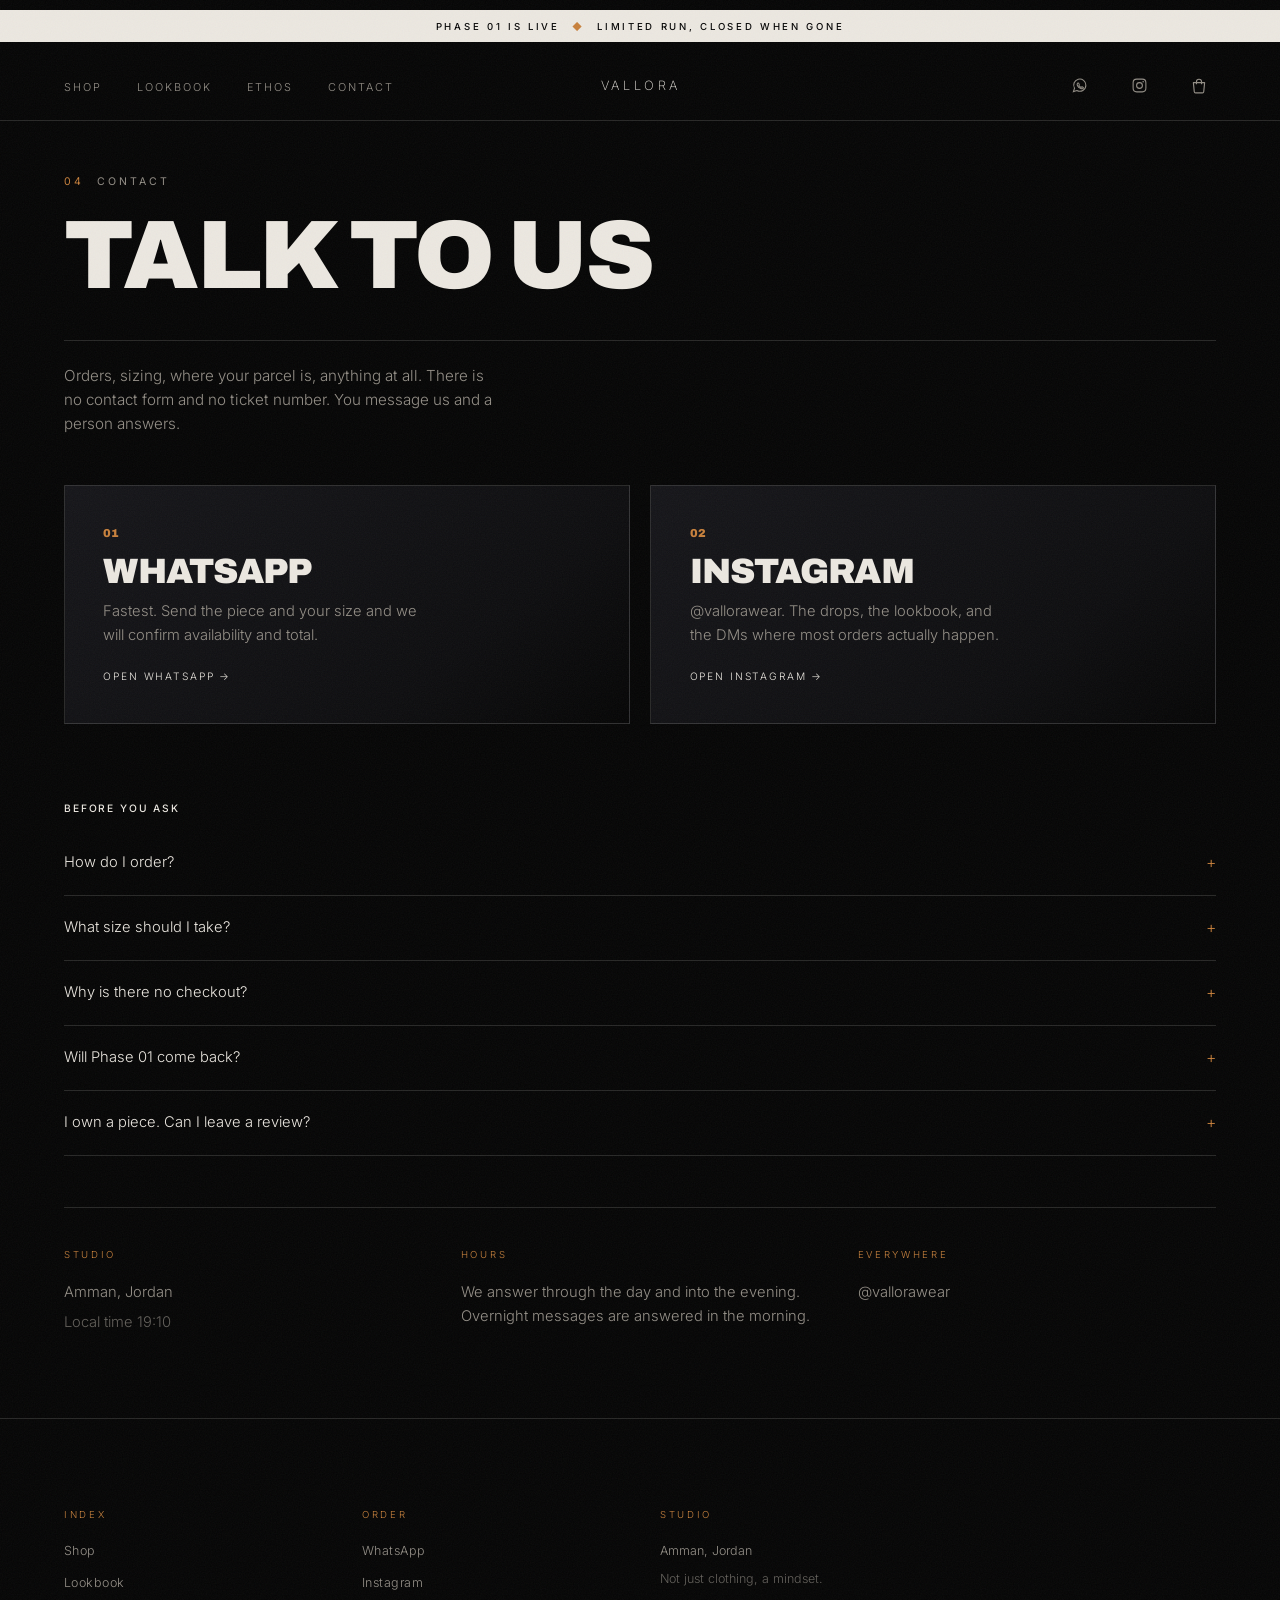
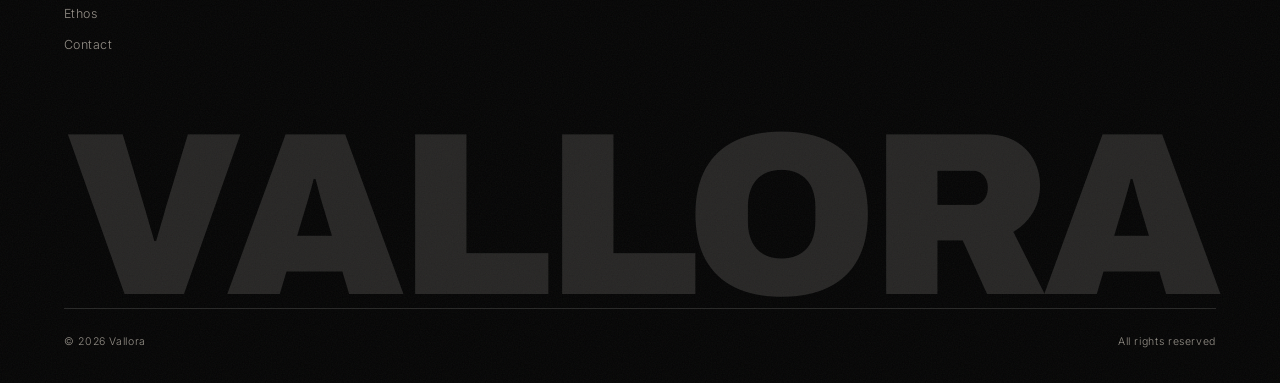
<file: contact/index.html>
<!DOCTYPE html>
<html lang="en">
<head>
<meta charset="utf-8">
<meta name="viewport" content="width=device-width, initial-scale=1">
<title>Contact . VALLORA</title>
<meta name="description" content="Orders, sizing, anything at all. WhatsApp or Instagram, and there is a person on the other end.">
<meta name="theme-color" content="#060606">
<meta property="og:title" content="Contact . VALLORA">

<link rel="icon" href="../assets/img/vallora-00.jpg">
<link rel="preconnect" href="https://fonts.googleapis.com">
<link rel="preconnect" href="https://fonts.gstatic.com" crossorigin>
<link href="https://fonts.googleapis.com/css2?family=Archivo:wght@500;700;900&family=Inter:wght@200;300;400;500&display=swap" rel="stylesheet">
<link rel="stylesheet" href="../assets/css/style.css">

<script>
  document.documentElement.className += ' js';
  setTimeout(function () {
    if (!window.__valloraReady) {
      document.documentElement.className =
        document.documentElement.className.replace(/\bjs\b/, '');
    }
  }, 3000);
</script>
</head>
<body>

<a class="skip" href="#main">Skip to content</a>

<div class="grain" aria-hidden="true"></div>
<div class="progress" aria-hidden="true"><span></span></div>

<div class="cursor" aria-hidden="true">
  <div class="cursor__ring"><span class="cursor__label"></span></div>
  <div class="cursor__dot"></div>
</div>

<div class="top top--solid" id="top-bar">
  <p class="bar">Phase 01 is live <i>&#9670;</i> Limited run, closed when gone</p>

  <header class="nav">
    <div class="nav__inner">
      <button class="burger" id="burger" aria-label="Menu" aria-expanded="false" aria-controls="mobileMenu">
        <span></span><span></span>
      </button>

      <nav class="nav__links" aria-label="Primary">
        <a href="../shop/"><span>Shop</span></a>
        <a href="../lookbook/"><span>Lookbook</span></a>
        <a href="../ethos/"><span>Ethos</span></a>
        <a href="./"><span>Contact</span></a>
      </nav>

      <a class="wordmark wordmark--sm nav__brand" href="../" aria-label="Vallora home">VALLORA</a>

      <div class="nav__side">
        <a class="nav__ico" href="https://wa.me/000000000000" target="_blank" rel="noopener" aria-label="WhatsApp">
          <svg viewBox="0 0 24 24" aria-hidden="true"><path d="M21 11.6a8.6 8.6 0 0 1-12.7 7.5L3.4 20.6l1.6-4.8A8.6 8.6 0 1 1 21 11.6Z"/><path d="M8.9 9.3c.3-.7.6-.7.9-.7h.5c.2 0 .5 0 .7.5l.7 1.6c.1.2.1.4 0 .6l-.4.5c-.1.2-.2.3 0 .6a6 6 0 0 0 2.6 2.2c.3.1.4 0 .6-.1l.6-.7c.2-.2.4-.1.6 0l1.4.8c.2.1.3.2.3.4 0 .5-.3 1.2-1.1 1.5-.8.3-1.7.2-3.2-.5a9.2 9.2 0 0 1-3.9-3.8c-.6-1.1-.6-2.2-.3-2.9Z"/></svg>
        </a>
        <a class="nav__ico" href="https://www.instagram.com/vallorawear/" target="_blank" rel="noopener" aria-label="Instagram">
          <svg viewBox="0 0 24 24" aria-hidden="true"><rect x="3" y="3" width="18" height="18" rx="5"/><circle cx="12" cy="12" r="4.1"/><circle cx="17.2" cy="6.8" r="1.1" fill="currentColor" stroke="none"/></svg>
        </a>
      </div>
    </div>
  </header>
</div>

<div class="mobile-menu" id="mobileMenu" hidden>
  <nav aria-label="Mobile">
    <a href="../shop/"><em>01</em> Shop</a>
    <a href="../lookbook/"><em>02</em> Lookbook</a>
    <a href="../ethos/"><em>03</em> Ethos</a>
    <a href="./"><em>04</em> Contact</a>
    <a class="mobile-menu__cta" href="https://www.instagram.com/vallorawear/" target="_blank" rel="noopener">DM to order</a>
  </nav>
</div>

<main id="main" class="page">
  <div class="wrap">
    <header class="page-head">
      <p class="eyebrow reveal"><span class="idx">04</span> Contact</p>
      <h1 class="display" data-split="lines">TALK TO US</h1>
      <div class="page-head__meta">
        <p class="reveal" data-delay="2">Orders, sizing, where your parcel is, anything at all.
          There is no contact form and no ticket number. You message us and a person
          answers.</p>
      </div>
    </header>

    <!-- TODO: the WhatsApp number is a PLACEHOLDER. Set it once in
         assets/js/config.js and every link on every page picks it up. The
         wa.me/000000000000 written here is the fallback for scripting off. -->
    <div class="channels">
      <a class="channel" href="https://wa.me/000000000000" target="_blank" rel="noopener">
        <span class="channel__no">01</span>
        <h2>WhatsApp</h2>
        <p>Fastest. Send the piece and your size and we will confirm availability
          and total.</p>
        <span class="channel__go">Open WhatsApp</span>
      </a>

      <a class="channel" href="https://www.instagram.com/vallorawear/" target="_blank" rel="noopener">
        <span class="channel__no">02</span>
        <h2>Instagram</h2>
        <p>@vallorawear. The drops, the lookbook, and the DMs where most orders
          actually happen.</p>
        <span class="channel__go">Open Instagram</span>
      </a>
    </div>

    <section class="faq">
      <h2 class="panel__label">Before you ask</h2>

      <details class="faq__item">
        <summary><span>How do I order?</span></summary>
        <div>Pick your piece and size on its page, then tap Order on WhatsApp. The
          message writes itself with the piece and the size in it, so you only have to
          hit send. Instagram DM works exactly as well if that is where you live.</div>
      </details>

      <details class="faq__item">
        <summary><span>What size should I take?</span></summary>
        <div>Everything is cut heavy and oversized, so most people take their normal
          size. Send us your usual size and your height and we will tell you which one
          to take. Measurements are on each piece's page.</div>
      </details>

      <details class="faq__item">
        <summary><span>Why is there no checkout?</span></summary>
        <div>Because the run is small and every order is confirmed by a person. Pricing
          and availability are given over DM until checkout opens.</div>
      </details>

      <details class="faq__item">
        <summary><span>Will Phase 01 come back?</span></summary>
        <div>No. Each phase is closed before the next begins, and closed means closed.
          No restocks and no quiet reprints.</div>
      </details>

      <details class="faq__item">
        <summary><span>I own a piece. Can I leave a review?</span></summary>
        <div>Yes, and we would rather have yours than write our own. Every review on
          this site is a real customer's words. Send your photo and what you think and
          it goes up on that piece's page.</div>
      </details>
    </section>

    <div class="contact__studio">
      <div class="reveal">
        <p class="footer__label">Studio</p>
        <p>Amman, Jordan</p>
        <p class="footer__note footer__note--dim">Local time <span id="clock">--:--</span></p>
      </div>
      <div class="reveal" data-delay="1">
        <p class="footer__label">Hours</p>
        <p>We answer through the day and into the evening. Overnight messages are
          answered in the morning.</p>
      </div>
      <div class="reveal" data-delay="2">
        <p class="footer__label">Everywhere</p>
        <p>@vallorawear</p>
      </div>
    </div>
  </div>
</main>

<footer class="footer">
  <div class="wrap">
    <div class="footer__top">
      <div class="footer__col">
        <p class="footer__label">Index</p>
        <nav class="footer__nav" aria-label="Footer">
          <a href="../shop/">Shop</a>
          <a href="../lookbook/">Lookbook</a>
          <a href="../ethos/">Ethos</a>
          <a href="./">Contact</a>
        </nav>
      </div>
      <div class="footer__col">
        <p class="footer__label">Order</p>
        <nav class="footer__nav" aria-label="Order">
          <a href="https://wa.me/000000000000" target="_blank" rel="noopener">WhatsApp</a>
          <a href="https://www.instagram.com/vallorawear/" target="_blank" rel="noopener">Instagram</a>
        </nav>
      </div>
      <div class="footer__col footer__col--wide">
        <p class="footer__label">Studio</p>
        <p class="footer__note">Amman, Jordan</p>
        <p class="footer__note footer__note--dim">Not just clothing, a mindset.</p>
      </div>
    </div>
  </div>

  <div class="footer__mark" aria-hidden="true"><span>VALLORA</span></div>

  <div class="wrap">
    <p class="footer__legal">
      <span>&copy; <span id="year">2026</span> Vallora</span>
      <span>All rights reserved</span>
    </p>
  </div>
</footer>

<script src="../assets/js/config.js"></script>
<script src="../assets/js/main.js"></script>
<script src="../assets/js/cart.js"></script>
</body>
</html>
</file>
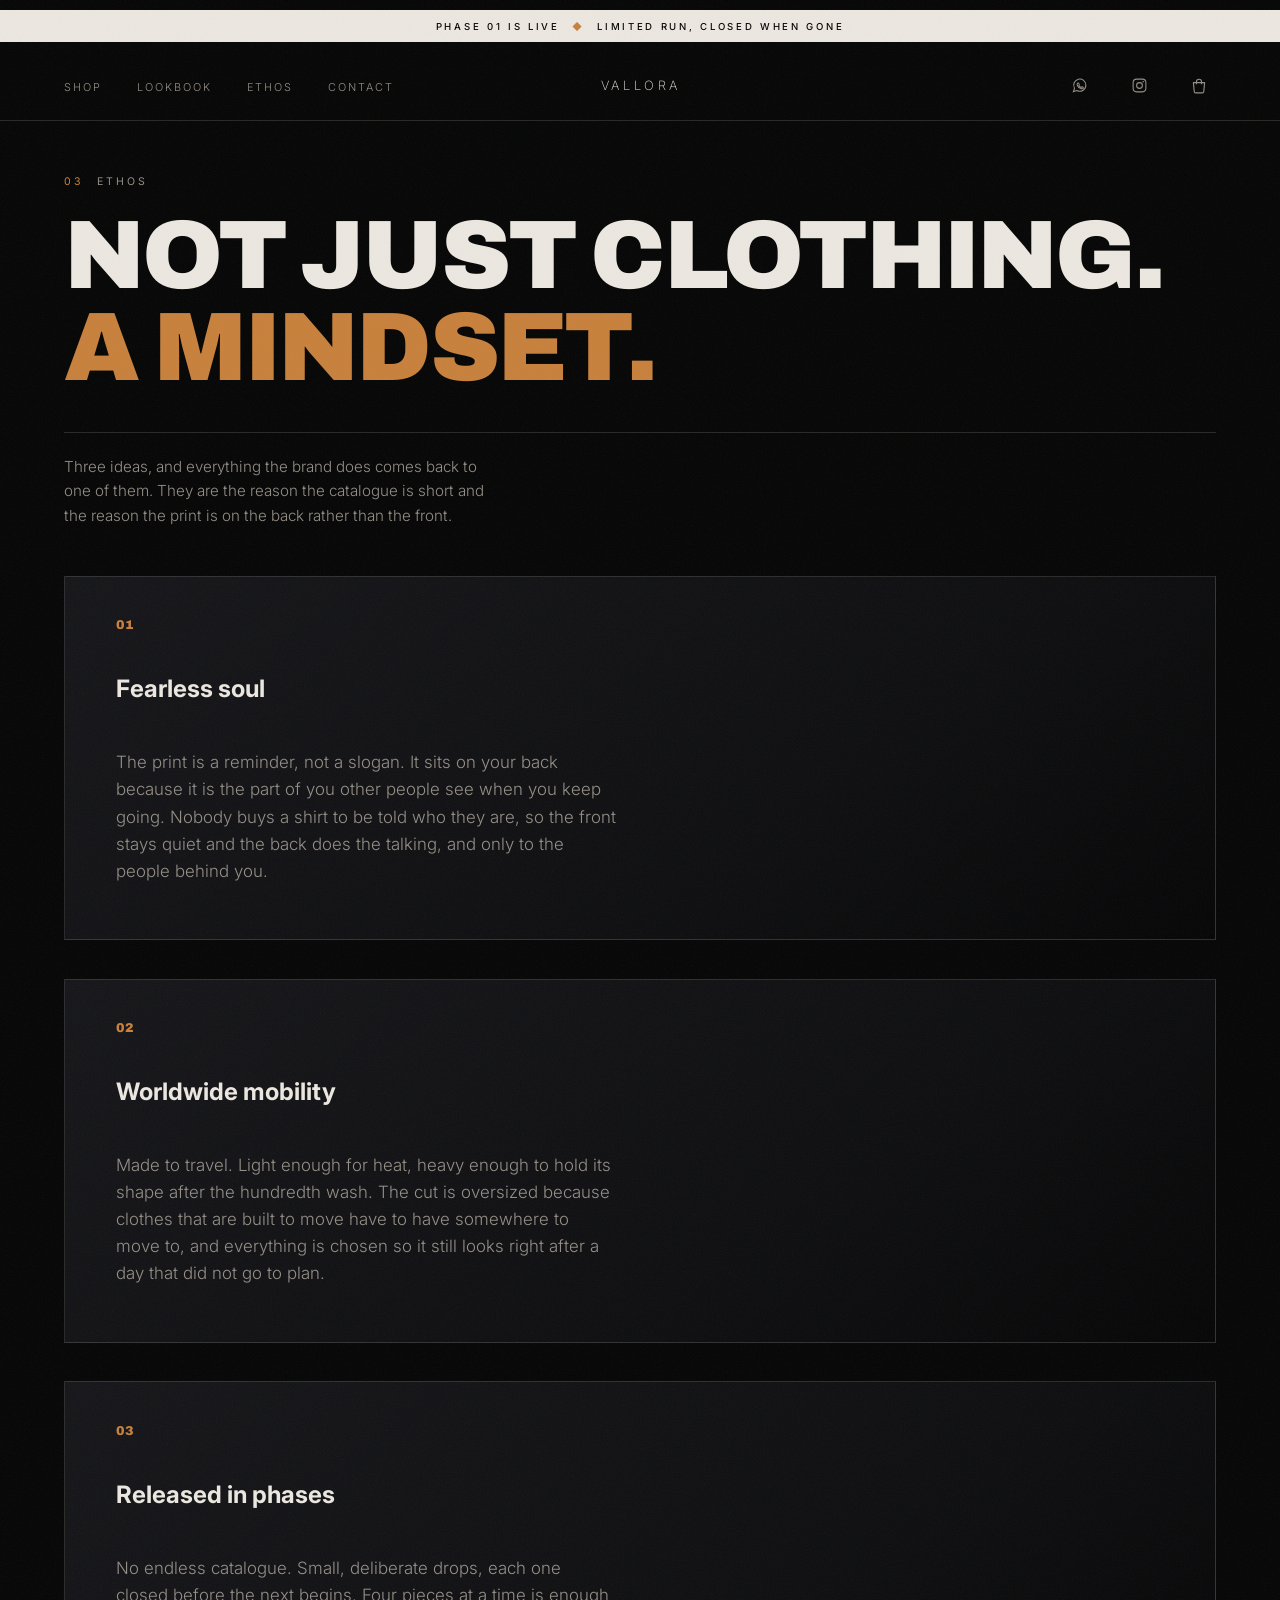
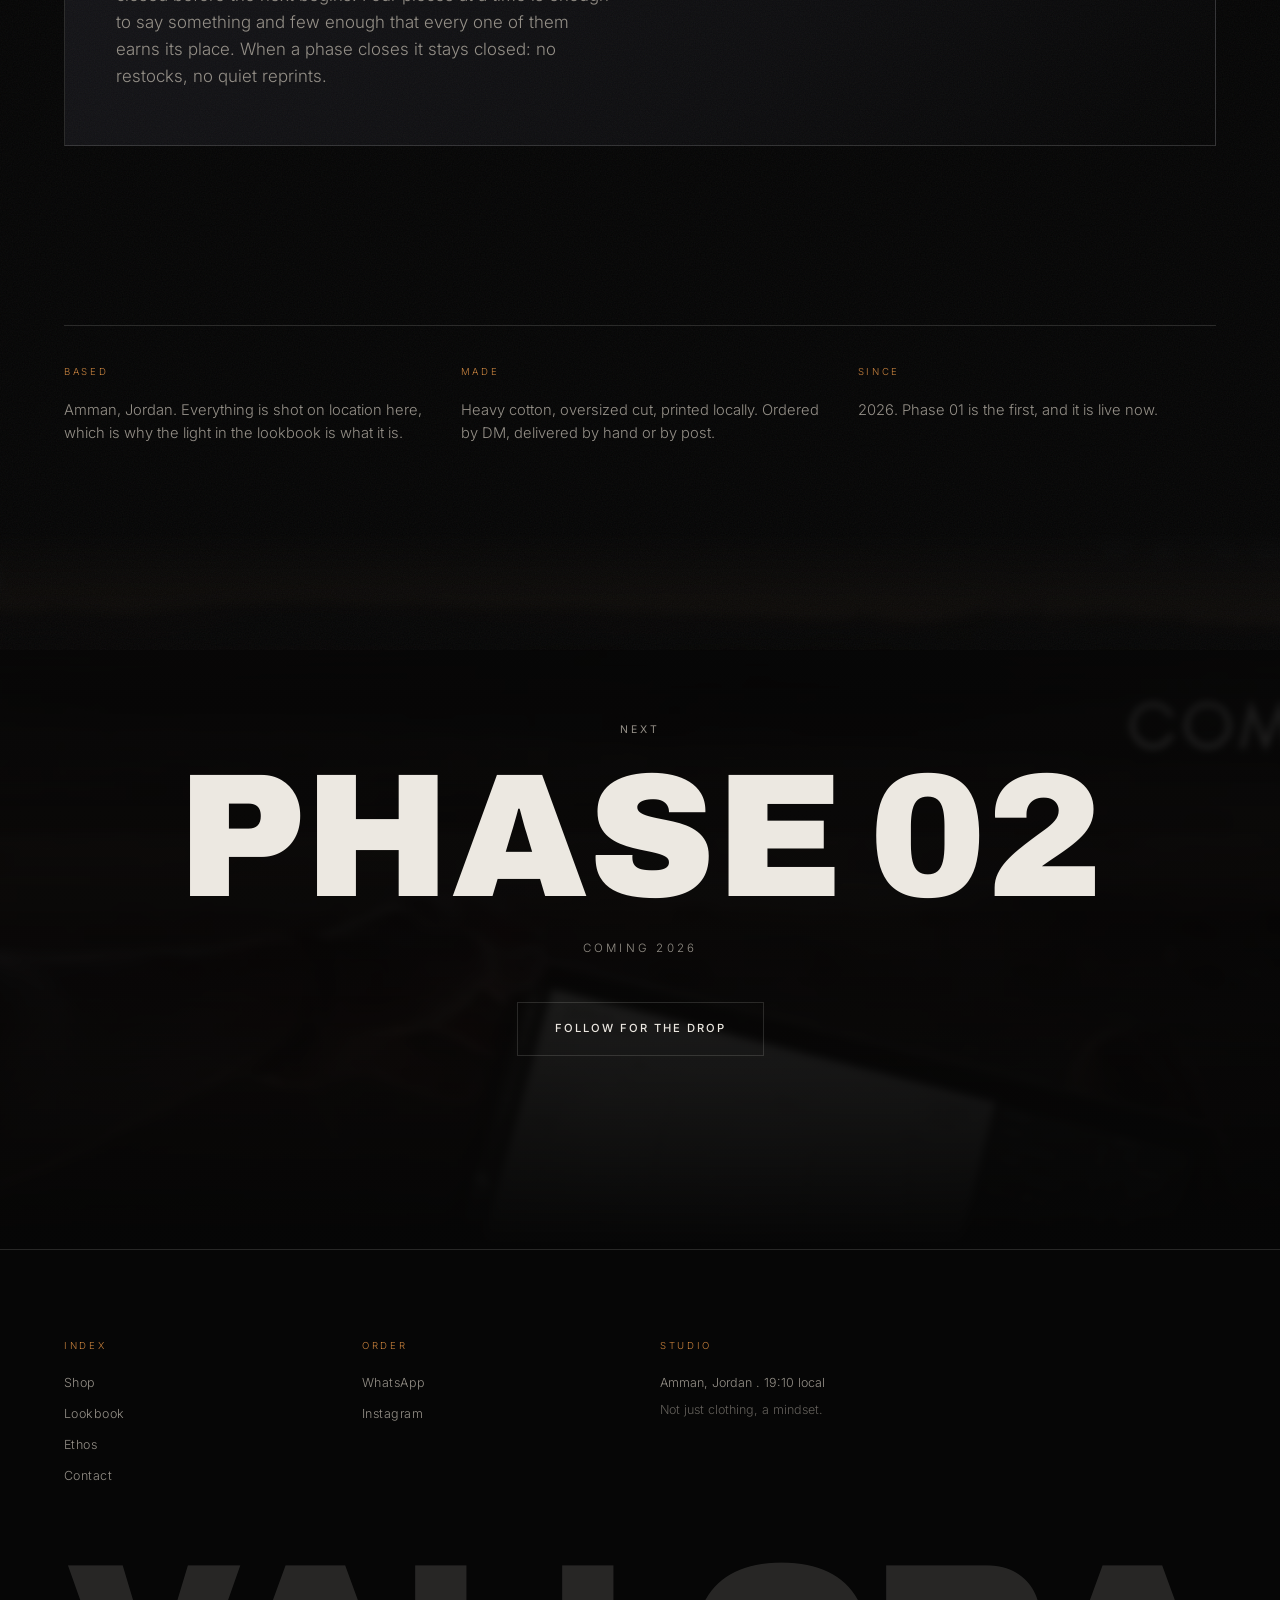
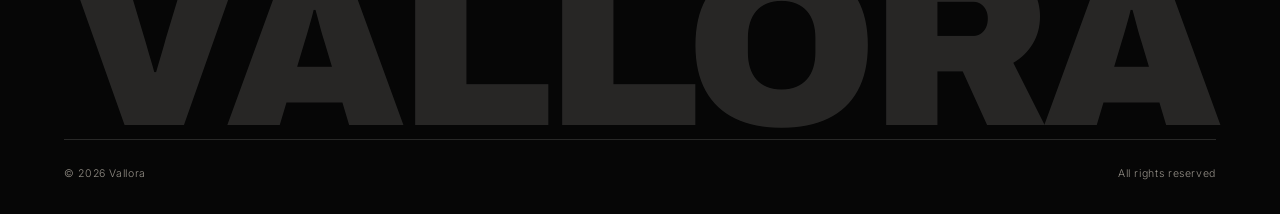
<file: ethos/index.html>
<!DOCTYPE html>
<html lang="en">
<head>
<meta charset="utf-8">
<meta name="viewport" content="width=device-width, initial-scale=1">
<title>Ethos . VALLORA</title>
<meta name="description" content="Not just clothing, a mindset. What VALLORA means by fearless soul, worldwide mobility, and releasing in phases.">
<meta name="theme-color" content="#060606">
<meta property="og:title" content="Ethos . VALLORA">
<meta property="og:image" content="https://mawccu.github.io/vallora/assets/img/vallora-05.jpg">

<link rel="icon" href="../assets/img/vallora-00.jpg">
<link rel="preconnect" href="https://fonts.googleapis.com">
<link rel="preconnect" href="https://fonts.gstatic.com" crossorigin>
<link href="https://fonts.googleapis.com/css2?family=Archivo:wght@500;700;900&family=Inter:wght@200;300;400;500&display=swap" rel="stylesheet">
<link rel="stylesheet" href="../assets/css/style.css">

<script>
  document.documentElement.className += ' js';
  setTimeout(function () {
    if (!window.__valloraReady) {
      document.documentElement.className =
        document.documentElement.className.replace(/\bjs\b/, '');
    }
  }, 3000);
</script>
</head>
<body>

<a class="skip" href="#main">Skip to content</a>

<div class="grain" aria-hidden="true"></div>
<div class="progress" aria-hidden="true"><span></span></div>

<div class="cursor" aria-hidden="true">
  <div class="cursor__ring"><span class="cursor__label"></span></div>
  <div class="cursor__dot"></div>
</div>

<div class="top top--solid" id="top-bar">
  <p class="bar">Phase 01 is live <i>&#9670;</i> Limited run, closed when gone</p>

  <header class="nav">
    <div class="nav__inner">
      <button class="burger" id="burger" aria-label="Menu" aria-expanded="false" aria-controls="mobileMenu">
        <span></span><span></span>
      </button>

      <nav class="nav__links" aria-label="Primary">
        <a href="../shop/"><span>Shop</span></a>
        <a href="../lookbook/"><span>Lookbook</span></a>
        <a href="./"><span>Ethos</span></a>
        <a href="../contact/"><span>Contact</span></a>
      </nav>

      <a class="wordmark wordmark--sm nav__brand" href="../" aria-label="Vallora home">VALLORA</a>

      <div class="nav__side">
        <a class="nav__ico" href="https://wa.me/000000000000" target="_blank" rel="noopener" aria-label="WhatsApp">
          <svg viewBox="0 0 24 24" aria-hidden="true"><path d="M21 11.6a8.6 8.6 0 0 1-12.7 7.5L3.4 20.6l1.6-4.8A8.6 8.6 0 1 1 21 11.6Z"/><path d="M8.9 9.3c.3-.7.6-.7.9-.7h.5c.2 0 .5 0 .7.5l.7 1.6c.1.2.1.4 0 .6l-.4.5c-.1.2-.2.3 0 .6a6 6 0 0 0 2.6 2.2c.3.1.4 0 .6-.1l.6-.7c.2-.2.4-.1.6 0l1.4.8c.2.1.3.2.3.4 0 .5-.3 1.2-1.1 1.5-.8.3-1.7.2-3.2-.5a9.2 9.2 0 0 1-3.9-3.8c-.6-1.1-.6-2.2-.3-2.9Z"/></svg>
        </a>
        <a class="nav__ico" href="https://www.instagram.com/vallorawear/" target="_blank" rel="noopener" aria-label="Instagram">
          <svg viewBox="0 0 24 24" aria-hidden="true"><rect x="3" y="3" width="18" height="18" rx="5"/><circle cx="12" cy="12" r="4.1"/><circle cx="17.2" cy="6.8" r="1.1" fill="currentColor" stroke="none"/></svg>
        </a>
      </div>
    </div>
  </header>
</div>

<div class="mobile-menu" id="mobileMenu" hidden>
  <nav aria-label="Mobile">
    <a href="../shop/"><em>01</em> Shop</a>
    <a href="../lookbook/"><em>02</em> Lookbook</a>
    <a href="./"><em>03</em> Ethos</a>
    <a href="../contact/"><em>04</em> Contact</a>
    <a class="mobile-menu__cta" href="https://www.instagram.com/vallorawear/" target="_blank" rel="noopener">DM to order</a>
  </nav>
</div>

<main id="main" class="page">
  <div class="wrap">
    <header class="page-head">
      <p class="eyebrow reveal"><span class="idx">03</span> Ethos</p>
      <h1 class="display" data-split="lines">NOT JUST CLOTHING.<br><span class="hl">A MINDSET.</span></h1>
      <div class="page-head__meta">
        <p class="reveal" data-delay="2">Three ideas, and everything the brand does comes back
          to one of them. They are the reason the catalogue is short and the reason
          the print is on the back rather than the front.</p>
      </div>
    </header>
  </div>

  <!-- Sticky stack: each panel pins slightly lower than the last, so the one
       before stays visible behind it. The step between offsets is also the
       height of the band that stays on screen, so it has to clear the number
       and the title. Any smaller and the stack guillotines the headings. -->
  <div class="stack">
    <article class="stack__card" style="--i:0">
      <span class="stack__no">01</span>
      <h2>Fearless soul</h2>
      <p>The print is a reminder, not a slogan. It sits on your back because it is
        the part of you other people see when you keep going. Nobody buys a shirt to
        be told who they are, so the front stays quiet and the back does the talking,
        and only to the people behind you.</p>
    </article>
    <article class="stack__card" style="--i:1">
      <span class="stack__no">02</span>
      <h2>Worldwide mobility</h2>
      <p>Made to travel. Light enough for heat, heavy enough to hold its shape after
        the hundredth wash. The cut is oversized because clothes that are built to
        move have to have somewhere to move to, and everything is chosen so it still
        looks right after a day that did not go to plan.</p>
    </article>
    <article class="stack__card" style="--i:2">
      <span class="stack__no">03</span>
      <h2>Released in phases</h2>
      <p>No endless catalogue. Small, deliberate drops, each one closed before the
        next begins. Four pieces at a time is enough to say something and few enough
        that every one of them earns its place. When a phase closes it stays closed:
        no restocks, no quiet reprints.</p>
    </article>
  </div>

  <div class="wrap">
    <section class="ethos__facts">
      <div class="reveal">
        <p class="footer__label">Based</p>
        <p>Amman, Jordan. Everything is shot on location here, which is why the light
          in the lookbook is what it is.</p>
      </div>
      <div class="reveal" data-delay="1">
        <p class="footer__label">Made</p>
        <p>Heavy cotton, oversized cut, printed locally. Ordered by DM, delivered by
          hand or by post.</p>
      </div>
      <div class="reveal" data-delay="2">
        <p class="footer__label">Since</p>
        <p>2026. Phase 01 is the first, and it is live now.</p>
      </div>
    </section>
  </div>

  <section class="next">
    <div class="next__media" data-parallax="0.18">
      <img src="../assets/img/vallora-03.jpg" alt="" aria-hidden="true" loading="lazy">
    </div>
    <div class="next__scrim"></div>
    <div class="next__body">
      <p class="eyebrow reveal">Next</p>
      <h2 class="next__title" data-split="chars" data-delay="80">PHASE 02</h2>
      <p class="next__sub reveal" data-delay="4">Coming 2026</p>
      <a class="btn btn--ghost magnetic reveal" data-delay="5" href="https://www.instagram.com/vallorawear/" target="_blank" rel="noopener">
        Follow for the drop
      </a>
    </div>
  </section>
</main>

<footer class="footer">
  <div class="wrap">
    <div class="footer__top">
      <div class="footer__col">
        <p class="footer__label">Index</p>
        <nav class="footer__nav" aria-label="Footer">
          <a href="../shop/">Shop</a>
          <a href="../lookbook/">Lookbook</a>
          <a href="./">Ethos</a>
          <a href="../contact/">Contact</a>
        </nav>
      </div>
      <div class="footer__col">
        <p class="footer__label">Order</p>
        <nav class="footer__nav" aria-label="Order">
          <a href="https://wa.me/000000000000" target="_blank" rel="noopener">WhatsApp</a>
          <a href="https://www.instagram.com/vallorawear/" target="_blank" rel="noopener">Instagram</a>
        </nav>
      </div>
      <div class="footer__col footer__col--wide">
        <p class="footer__label">Studio</p>
        <p class="footer__note">Amman, Jordan . <span id="clock">--:--</span> local</p>
        <p class="footer__note footer__note--dim">Not just clothing, a mindset.</p>
      </div>
    </div>
  </div>

  <div class="footer__mark" aria-hidden="true"><span>VALLORA</span></div>

  <div class="wrap">
    <p class="footer__legal">
      <span>&copy; <span id="year">2026</span> Vallora</span>
      <span>All rights reserved</span>
    </p>
  </div>
</footer>

<script src="../assets/js/config.js"></script>
<script src="../assets/js/main.js"></script>
<script src="../assets/js/cart.js"></script>
</body>
</html>
</file>
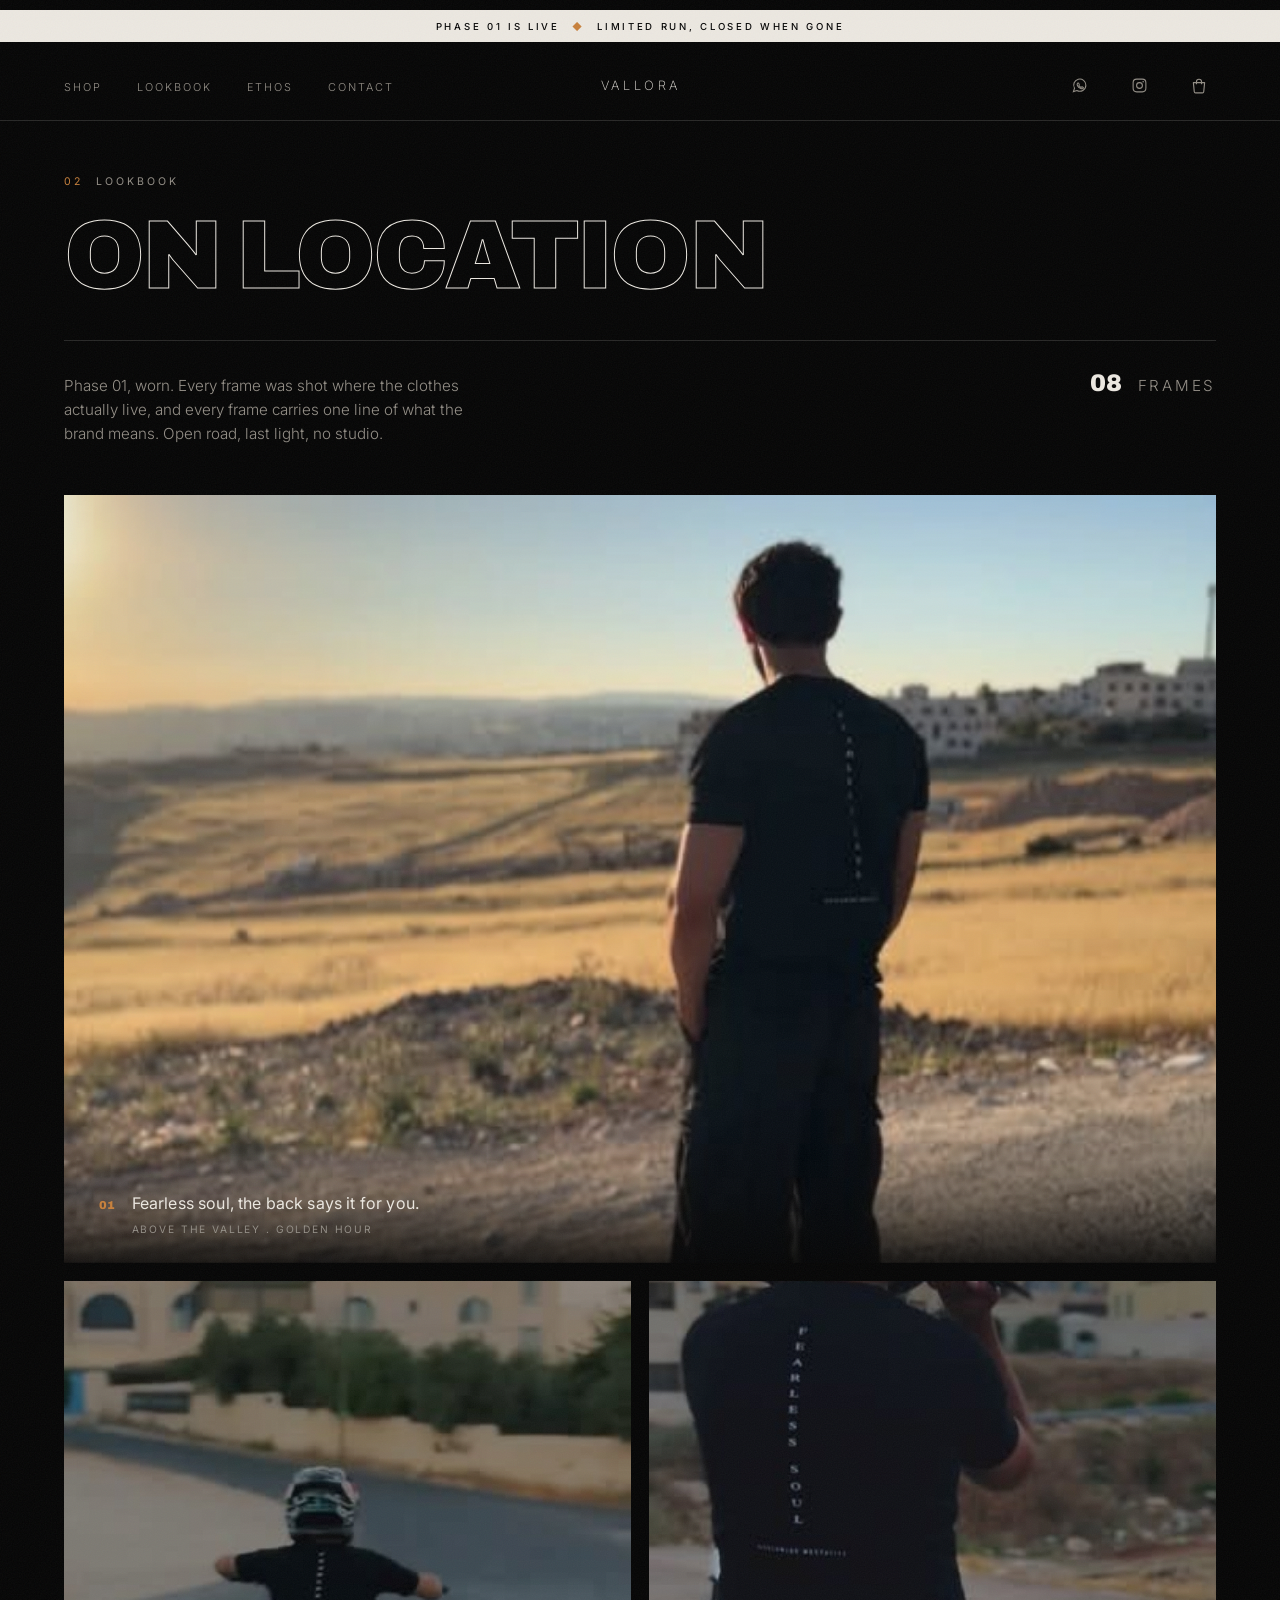
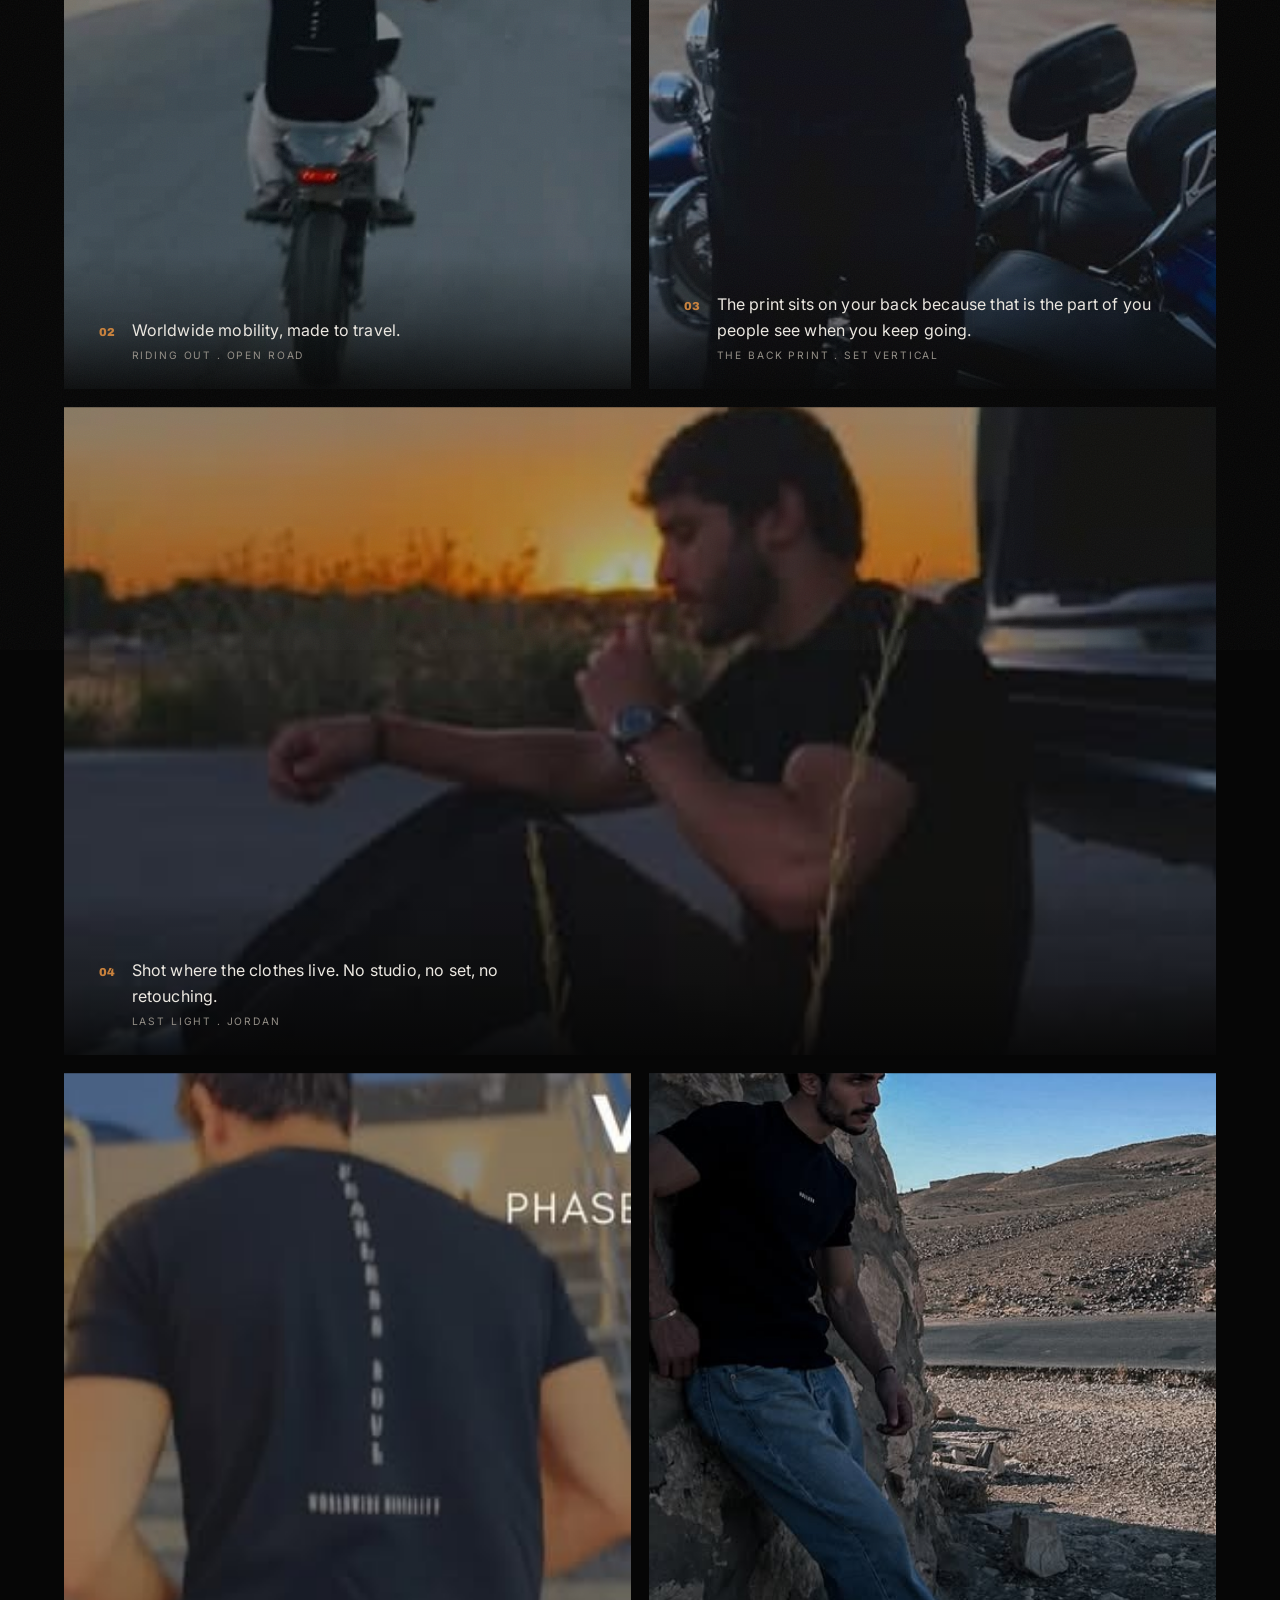
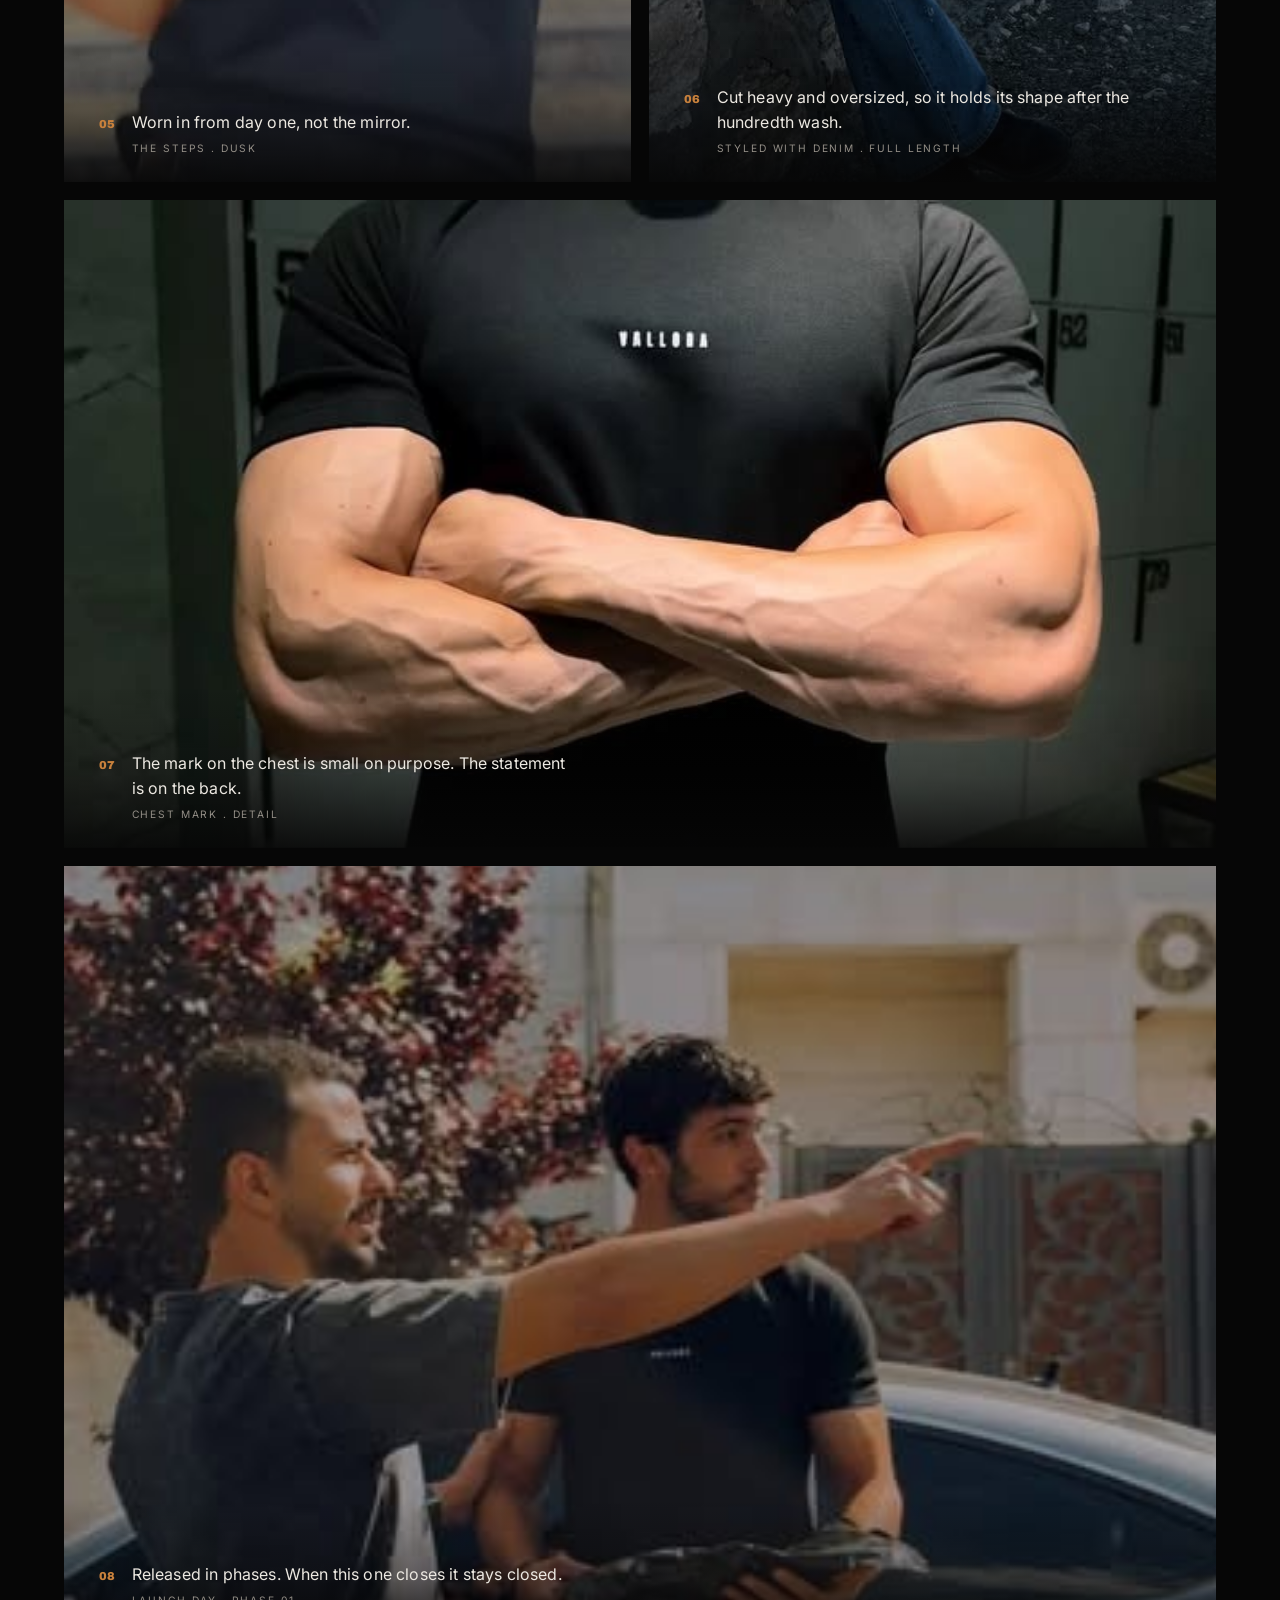
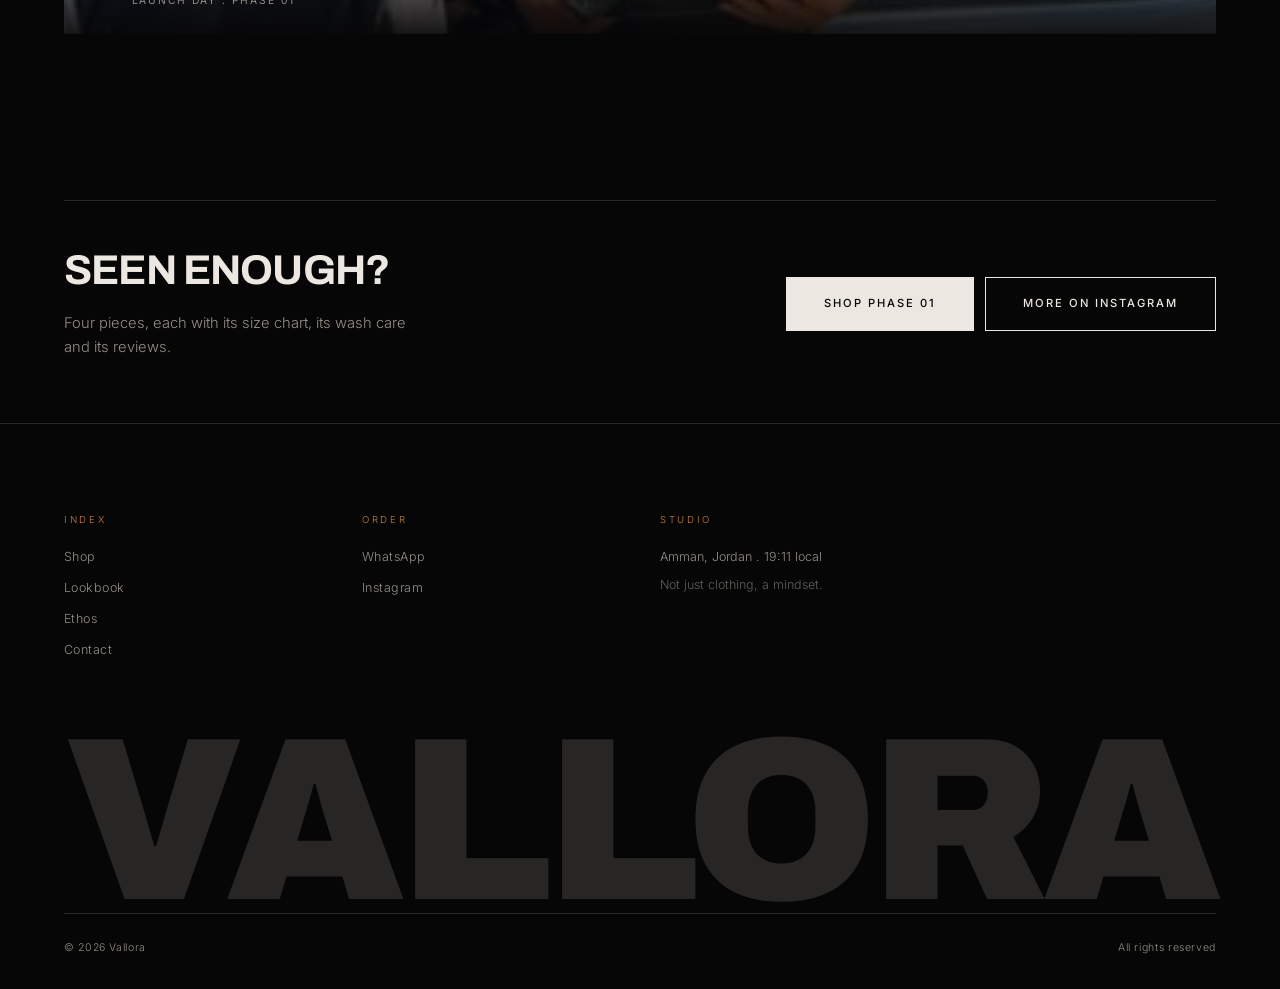
<file: lookbook/index.html>
<!DOCTYPE html>
<html lang="en">
<head>
<meta charset="utf-8">
<meta name="viewport" content="width=device-width, initial-scale=1">
<title>Lookbook . VALLORA Phase 01</title>
<meta name="description" content="Phase 01 on location. Shot where the clothes actually live: open road, last light, no studio.">
<meta name="theme-color" content="#060606">
<meta property="og:title" content="Lookbook . VALLORA Phase 01">
<meta property="og:image" content="https://mawccu.github.io/vallora/assets/img/vallora-12.jpg">

<link rel="icon" href="../assets/img/vallora-00.jpg">
<link rel="preconnect" href="https://fonts.googleapis.com">
<link rel="preconnect" href="https://fonts.gstatic.com" crossorigin>
<link href="https://fonts.googleapis.com/css2?family=Archivo:wght@500;700;900&family=Inter:wght@200;300;400;500&display=swap" rel="stylesheet">
<link rel="stylesheet" href="../assets/css/style.css">

<script>
  document.documentElement.className += ' js';
  setTimeout(function () {
    if (!window.__valloraReady) {
      document.documentElement.className =
        document.documentElement.className.replace(/\bjs\b/, '');
    }
  }, 3000);
</script>
</head>
<body>

<a class="skip" href="#main">Skip to content</a>

<div class="grain" aria-hidden="true"></div>
<div class="progress" aria-hidden="true"><span></span></div>

<div class="cursor" aria-hidden="true">
  <div class="cursor__ring"><span class="cursor__label"></span></div>
  <div class="cursor__dot"></div>
</div>

<div class="top top--solid" id="top-bar">
  <p class="bar">Phase 01 is live <i>&#9670;</i> Limited run, closed when gone</p>

  <header class="nav">
    <div class="nav__inner">
      <button class="burger" id="burger" aria-label="Menu" aria-expanded="false" aria-controls="mobileMenu">
        <span></span><span></span>
      </button>

      <nav class="nav__links" aria-label="Primary">
        <a href="../shop/"><span>Shop</span></a>
        <a href="./"><span>Lookbook</span></a>
        <a href="../ethos/"><span>Ethos</span></a>
        <a href="../contact/"><span>Contact</span></a>
      </nav>

      <a class="wordmark wordmark--sm nav__brand" href="../" aria-label="Vallora home">VALLORA</a>

      <div class="nav__side">
        <a class="nav__ico" href="https://wa.me/000000000000" target="_blank" rel="noopener" aria-label="WhatsApp">
          <svg viewBox="0 0 24 24" aria-hidden="true"><path d="M21 11.6a8.6 8.6 0 0 1-12.7 7.5L3.4 20.6l1.6-4.8A8.6 8.6 0 1 1 21 11.6Z"/><path d="M8.9 9.3c.3-.7.6-.7.9-.7h.5c.2 0 .5 0 .7.5l.7 1.6c.1.2.1.4 0 .6l-.4.5c-.1.2-.2.3 0 .6a6 6 0 0 0 2.6 2.2c.3.1.4 0 .6-.1l.6-.7c.2-.2.4-.1.6 0l1.4.8c.2.1.3.2.3.4 0 .5-.3 1.2-1.1 1.5-.8.3-1.7.2-3.2-.5a9.2 9.2 0 0 1-3.9-3.8c-.6-1.1-.6-2.2-.3-2.9Z"/></svg>
        </a>
        <a class="nav__ico" href="https://www.instagram.com/vallorawear/" target="_blank" rel="noopener" aria-label="Instagram">
          <svg viewBox="0 0 24 24" aria-hidden="true"><rect x="3" y="3" width="18" height="18" rx="5"/><circle cx="12" cy="12" r="4.1"/><circle cx="17.2" cy="6.8" r="1.1" fill="currentColor" stroke="none"/></svg>
        </a>
      </div>
    </div>
  </header>
</div>

<div class="mobile-menu" id="mobileMenu" hidden>
  <nav aria-label="Mobile">
    <a href="../shop/"><em>01</em> Shop</a>
    <a href="./"><em>02</em> Lookbook</a>
    <a href="../ethos/"><em>03</em> Ethos</a>
    <a href="../contact/"><em>04</em> Contact</a>
    <a class="mobile-menu__cta" href="https://www.instagram.com/vallorawear/" target="_blank" rel="noopener">DM to order</a>
  </nav>
</div>

<main id="main" class="page">
  <div class="wrap">
    <header class="page-head">
      <p class="eyebrow reveal"><span class="idx">02</span> Lookbook</p>
      <h1 class="display display--outline" data-split="lines">ON LOCATION</h1>
      <div class="page-head__meta">
        <p class="reveal" data-delay="2">Phase 01, worn. Every frame was shot where the clothes
          actually live, and every frame carries one line of what the brand means.
          Open road, last light, no studio.</p>
        <p class="page-head__count reveal" data-delay="3"><em>08</em> frames</p>
      </div>
    </header>
  </div>

  <!-- ─ the lookbook ─
       Vertical scroll, on-body. Every frame keeps its caption bottom left,
       always visible, one line of brand meaning each, per the client's brief.

       Ordering and shapes are deliberate: a long scroll of one aspect ratio
       sets in, so full, wide and paired-tall alternate. When the real
       photography lands, swap the sources and keep the shapes. -->
  <div class="wrap">
    <div class="lb">

      <figure class="lb__frame lb__frame--full unmask" data-cursor="look">
        <img src="../assets/img/vallora-12.jpg" alt="The Phase 01 tee worn at golden hour above the valley" fetchpriority="high">
        <figcaption class="lb__cap">
          <b>01</b>
          <span>Fearless soul, the back says it for you.
            <i>Above the valley . Golden hour</i></span>
        </figcaption>
      </figure>

      <div class="lb__row">
        <figure class="lb__frame lb__frame--tall unmask" data-cursor="look">
          <img src="../assets/img/vallora-08.jpg" alt="Riding out wearing the Phase 01 tee" loading="lazy">
          <figcaption class="lb__cap">
            <b>02</b>
            <span>Worldwide mobility, made to travel.
              <i>Riding out . Open road</i></span>
          </figcaption>
        </figure>

        <figure class="lb__frame lb__frame--tall unmask" data-delay="1" data-cursor="look">
          <img src="../assets/img/vallora-04.jpg" alt="Rear view of the tee beside a motorcycle, the back print reading down the spine" loading="lazy">
          <figcaption class="lb__cap">
            <b>03</b>
            <span>The print sits on your back because that is the part of you people
              see when you keep going.
              <i>The back print . Set vertical</i></span>
          </figcaption>
        </figure>
      </div>

      <figure class="lb__frame lb__frame--wide unmask" data-cursor="look">
        <img src="../assets/img/vallora-05.jpg" alt="Phase 01 campaign frame at sunset" loading="lazy">
        <figcaption class="lb__cap">
          <b>04</b>
          <span>Shot where the clothes live. No studio, no set, no retouching.
            <i>Last light . Jordan</i></span>
        </figcaption>
      </figure>

      <div class="lb__row">
        <figure class="lb__frame lb__frame--tall unmask" data-cursor="look">
          <img src="../assets/img/vallora-10.jpg" alt="The tee worn on the steps at dusk" loading="lazy">
          <figcaption class="lb__cap">
            <b>05</b>
            <span>Worn in from day one, not the mirror.
              <i>The steps . Dusk</i></span>
          </figcaption>
        </figure>

        <figure class="lb__frame lb__frame--tall unmask" data-delay="1" data-cursor="look">
          <img src="../assets/img/vallora-06.jpg" alt="The tee styled with denim, full length" loading="lazy">
          <figcaption class="lb__cap">
            <b>06</b>
            <span>Cut heavy and oversized, so it holds its shape after the hundredth wash.
              <i>Styled with denim . Full length</i></span>
          </figcaption>
        </figure>
      </div>

      <figure class="lb__frame lb__frame--wide unmask" data-cursor="look">
        <img src="../assets/img/vallora-13.jpg" alt="Close detail of the VALLORA chest mark" loading="lazy">
        <figcaption class="lb__cap">
          <b>07</b>
          <span>The mark on the chest is small on purpose. The statement is on the back.
            <i>Chest mark . Detail</i></span>
        </figcaption>
      </figure>

      <figure class="lb__frame lb__frame--full unmask" data-cursor="look">
        <img src="../assets/img/vallora-09.jpg" alt="Phase 01 launch frame" loading="lazy">
        <figcaption class="lb__cap">
          <b>08</b>
          <span>Released in phases. When this one closes it stays closed.
            <i>Launch day . Phase 01</i></span>
        </figcaption>
      </figure>

    </div>

    <div class="lb__end">
      <div>
        <h2 class="h3">Seen enough?</h2>
        <p>Four pieces, each with its size chart, its wash care and its reviews.</p>
      </div>
      <div class="shop__footcta">
        <a class="btn btn--solid magnetic" href="../shop/">Shop Phase 01</a>
        <a class="btn magnetic" href="https://www.instagram.com/vallorawear/" target="_blank" rel="noopener">More on Instagram</a>
      </div>
    </div>
  </div>
</main>

<footer class="footer">
  <div class="wrap">
    <div class="footer__top">
      <div class="footer__col">
        <p class="footer__label">Index</p>
        <nav class="footer__nav" aria-label="Footer">
          <a href="../shop/">Shop</a>
          <a href="./">Lookbook</a>
          <a href="../ethos/">Ethos</a>
          <a href="../contact/">Contact</a>
        </nav>
      </div>
      <div class="footer__col">
        <p class="footer__label">Order</p>
        <nav class="footer__nav" aria-label="Order">
          <a href="https://wa.me/000000000000" target="_blank" rel="noopener">WhatsApp</a>
          <a href="https://www.instagram.com/vallorawear/" target="_blank" rel="noopener">Instagram</a>
        </nav>
      </div>
      <div class="footer__col footer__col--wide">
        <p class="footer__label">Studio</p>
        <p class="footer__note">Amman, Jordan . <span id="clock">--:--</span> local</p>
        <p class="footer__note footer__note--dim">Not just clothing, a mindset.</p>
      </div>
    </div>
  </div>

  <div class="footer__mark" aria-hidden="true"><span>VALLORA</span></div>

  <div class="wrap">
    <p class="footer__legal">
      <span>&copy; <span id="year">2026</span> Vallora</span>
      <span>All rights reserved</span>
    </p>
  </div>
</footer>

<script src="../assets/js/config.js"></script>
<script src="../assets/js/main.js"></script>
<script src="../assets/js/cart.js"></script>
</body>
</html>
</file>
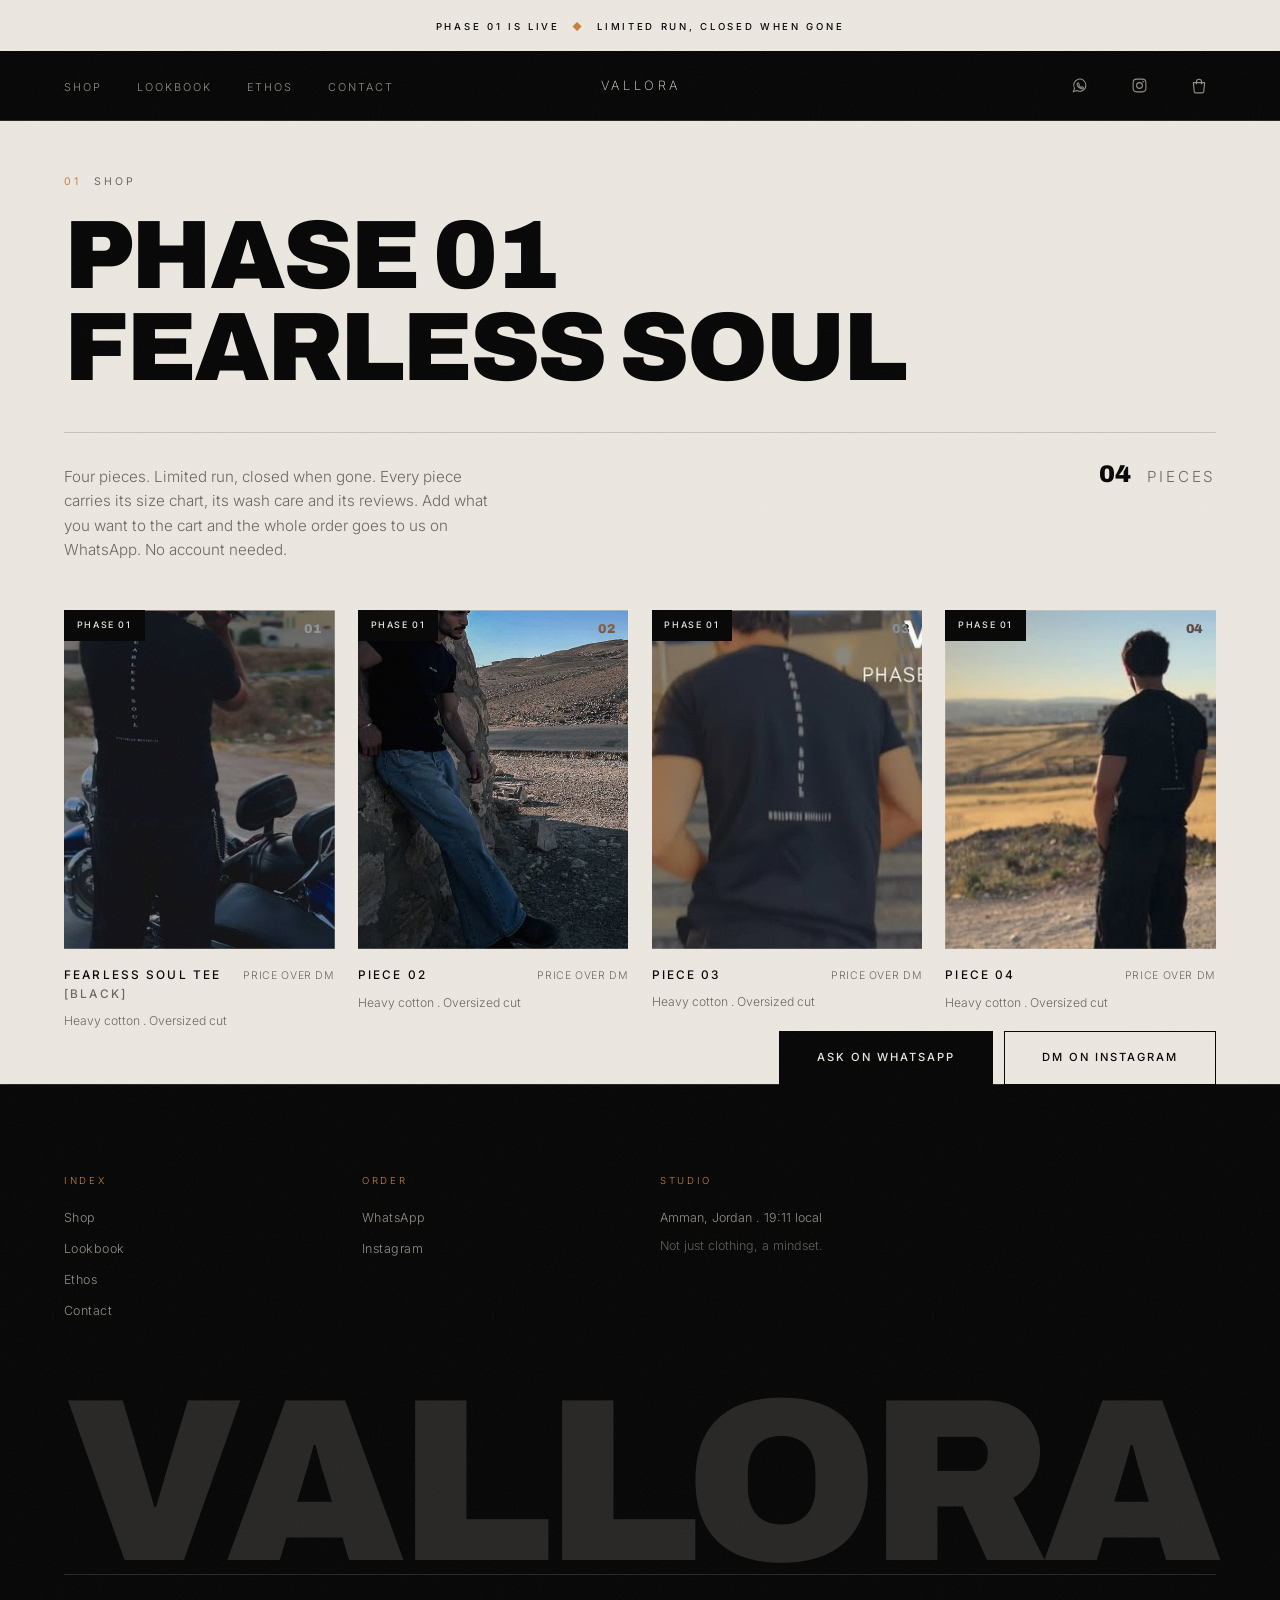
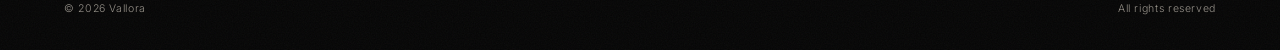
<file: shop/index.html>
<!DOCTYPE html>
<html lang="en">
<head>
<meta charset="utf-8">
<meta name="viewport" content="width=device-width, initial-scale=1">
<title>Shop . VALLORA Phase 01</title>
<meta name="description" content="Phase 01 by VALLORA. Four pieces, limited run, closed when gone. Sizes, wash care and pricing on each piece.">
<meta name="theme-color" content="#060606">
<meta property="og:title" content="Shop . VALLORA Phase 01">
<meta property="og:image" content="https://mawccu.github.io/vallora/assets/img/vallora-04.jpg">

<link rel="icon" href="../assets/img/vallora-00.jpg">
<link rel="preconnect" href="https://fonts.googleapis.com">
<link rel="preconnect" href="https://fonts.gstatic.com" crossorigin>
<link href="https://fonts.googleapis.com/css2?family=Archivo:wght@500;700;900&family=Inter:wght@200;300;400;500&display=swap" rel="stylesheet">
<link rel="stylesheet" href="../assets/css/style.css">

<script>
  document.documentElement.className += ' js';
  setTimeout(function () {
    if (!window.__valloraReady) {
      document.documentElement.className =
        document.documentElement.className.replace(/\bjs\b/, '');
    }
  }, 3000);
</script>
</head>
<body>

<a class="skip" href="#main">Skip to content</a>

<div class="grain" aria-hidden="true"></div>
<div class="progress" aria-hidden="true"><span></span></div>

<div class="cursor" aria-hidden="true">
  <div class="cursor__ring"><span class="cursor__label"></span></div>
  <div class="cursor__dot"></div>
</div>

<div class="top top--solid" id="top-bar">
  <p class="bar">Phase 01 is live <i>&#9670;</i> Limited run, closed when gone</p>

  <header class="nav">
    <div class="nav__inner">
      <button class="burger" id="burger" aria-label="Menu" aria-expanded="false" aria-controls="mobileMenu">
        <span></span><span></span>
      </button>

      <nav class="nav__links" aria-label="Primary">
        <a href="./"><span>Shop</span></a>
        <a href="../lookbook/"><span>Lookbook</span></a>
        <a href="../ethos/"><span>Ethos</span></a>
        <a href="../contact/"><span>Contact</span></a>
      </nav>

      <a class="wordmark wordmark--sm nav__brand" href="../" aria-label="Vallora home">VALLORA</a>

      <div class="nav__side">
        <a class="nav__ico" href="https://wa.me/000000000000" target="_blank" rel="noopener" aria-label="WhatsApp">
          <svg viewBox="0 0 24 24" aria-hidden="true"><path d="M21 11.6a8.6 8.6 0 0 1-12.7 7.5L3.4 20.6l1.6-4.8A8.6 8.6 0 1 1 21 11.6Z"/><path d="M8.9 9.3c.3-.7.6-.7.9-.7h.5c.2 0 .5 0 .7.5l.7 1.6c.1.2.1.4 0 .6l-.4.5c-.1.2-.2.3 0 .6a6 6 0 0 0 2.6 2.2c.3.1.4 0 .6-.1l.6-.7c.2-.2.4-.1.6 0l1.4.8c.2.1.3.2.3.4 0 .5-.3 1.2-1.1 1.5-.8.3-1.7.2-3.2-.5a9.2 9.2 0 0 1-3.9-3.8c-.6-1.1-.6-2.2-.3-2.9Z"/></svg>
        </a>
        <a class="nav__ico" href="https://www.instagram.com/vallorawear/" target="_blank" rel="noopener" aria-label="Instagram">
          <svg viewBox="0 0 24 24" aria-hidden="true"><rect x="3" y="3" width="18" height="18" rx="5"/><circle cx="12" cy="12" r="4.1"/><circle cx="17.2" cy="6.8" r="1.1" fill="currentColor" stroke="none"/></svg>
        </a>
      </div>
    </div>
  </header>
</div>

<div class="mobile-menu" id="mobileMenu" hidden>
  <nav aria-label="Mobile">
    <a href="./"><em>01</em> Shop</a>
    <a href="../lookbook/"><em>02</em> Lookbook</a>
    <a href="../ethos/"><em>03</em> Ethos</a>
    <a href="../contact/"><em>04</em> Contact</a>
    <a class="mobile-menu__cta" href="https://www.instagram.com/vallorawear/" target="_blank" rel="noopener">DM to order</a>
  </nav>
</div>

<!-- The store runs on the paper ground. The dark pages are the brand film,
     this is where you buy something, and the switch is what says so. -->
<main id="main" class="page store">
  <div class="wrap">

    <header class="page-head">
      <p class="eyebrow reveal"><span class="idx">01</span> Shop</p>
      <h1 class="display" data-split="lines">PHASE 01<br>FEARLESS SOUL</h1>
      <div class="page-head__meta">
        <p class="reveal" data-delay="2">Four pieces. Limited run, closed when gone. Every piece
          carries its size chart, its wash care and its reviews. Add what you want to
          the cart and the whole order goes to us on WhatsApp. No account needed.</p>
        <p class="page-head__count reveal" data-delay="3"><em>04</em> pieces</p>
      </div>
    </header>

    <!-- TODO before launch
           1. Real names for pieces 02, 03 and 04, then update the <h2> here,
              the <title>, <h1> and data-name on each product page.
           2. Real prices, in assets/js/config.js. Until a price is set the card
              reads "Price over DM" and the cart asks us to confirm the total.
           3. Real photography, these are 640px Instagram frames.
         Nothing here invents a name or a price. -->
    <div class="shop__grid">
        <article class="card unmask">
          <a class="card__media" href="fearless-soul-tee.html" data-cursor="open" aria-label="Fearless Soul Tee">
            <img class="card__img" src="../assets/img/vallora-04.jpg" alt="Rear view of the Fearless Soul tee, back print set vertical, beside a motorcycle" loading="lazy">
            <img class="card__img card__img--alt" src="../assets/img/vallora-13.jpg" alt="" aria-hidden="true" loading="lazy">
            <span class="card__badge">Phase 01</span>
            <span class="card__no">01</span>
            <span class="card__open">View piece</span>
          </a>
          <div class="card__row">
            <h2 class="card__name"><a href="fearless-soul-tee.html">Fearless Soul Tee <em>[Black]</em></a></h2>
            <p class="card__price" data-price-for="fearless-soul-tee">Price over DM</p>
          </div>
          <p class="card__sub">Heavy cotton . Oversized cut</p>
        </article>

        <article class="card unmask" data-delay="1">
          <a class="card__media" href="piece-02.html" data-cursor="open" aria-label="Piece 02">
            <img class="card__img" src="../assets/img/vallora-06.jpg" alt="Piece 02 worn with denim, full length" loading="lazy">
            <img class="card__img card__img--alt" src="../assets/img/vallora-08.jpg" alt="" aria-hidden="true" loading="lazy">
            <span class="card__badge">Phase 01</span>
            <span class="card__no">02</span>
            <span class="card__open">View piece</span>
          </a>
          <div class="card__row">
            <h2 class="card__name"><a href="piece-02.html">Piece 02</a></h2>
            <p class="card__price" data-price-for="piece-02">Price over DM</p>
          </div>
          <p class="card__sub">Heavy cotton . Oversized cut</p>
        </article>

        <article class="card unmask" data-delay="2">
          <a class="card__media" href="piece-03.html" data-cursor="open" aria-label="Piece 03">
            <img class="card__img" src="../assets/img/vallora-10.jpg" alt="Piece 03 worn on the steps at dusk" loading="lazy">
            <img class="card__img card__img--alt" src="../assets/img/vallora-05.jpg" alt="" aria-hidden="true" loading="lazy">
            <span class="card__badge">Phase 01</span>
            <span class="card__no">03</span>
            <span class="card__open">View piece</span>
          </a>
          <div class="card__row">
            <h2 class="card__name"><a href="piece-03.html">Piece 03</a></h2>
            <p class="card__price" data-price-for="piece-03">Price over DM</p>
          </div>
          <p class="card__sub">Heavy cotton . Oversized cut</p>
        </article>

        <article class="card unmask" data-delay="3">
          <a class="card__media" href="piece-04.html" data-cursor="open" aria-label="Piece 04">
            <img class="card__img" src="../assets/img/vallora-12.jpg" alt="Piece 04 worn above the valley at golden hour" loading="lazy">
            <img class="card__img card__img--alt" src="../assets/img/vallora-09.jpg" alt="" aria-hidden="true" loading="lazy">
            <span class="card__badge">Phase 01</span>
            <span class="card__no">04</span>
            <span class="card__open">View piece</span>
          </a>
          <div class="card__row">
            <h2 class="card__name"><a href="piece-04.html">Piece 04</a></h2>
            <p class="card__price" data-price-for="piece-04">Price over DM</p>
          </div>
          <p class="card__sub">Heavy cotton . Oversized cut</p>
        </article>
      </div>
      <div class="shop__footcta">
        <a class="btn btn--solid magnetic" href="https://wa.me/000000000000" target="_blank" rel="noopener">Ask on WhatsApp</a>
        <a class="btn magnetic" href="https://www.instagram.com/vallorawear/" target="_blank" rel="noopener">DM on Instagram</a>
      </div>
    </div>

  </div>
</main>

<footer class="footer">
  <div class="wrap">
    <div class="footer__top">
      <div class="footer__col">
        <p class="footer__label">Index</p>
        <nav class="footer__nav" aria-label="Footer">
          <a href="./">Shop</a>
          <a href="../lookbook/">Lookbook</a>
          <a href="../ethos/">Ethos</a>
          <a href="../contact/">Contact</a>
        </nav>
      </div>
      <div class="footer__col">
        <p class="footer__label">Order</p>
        <nav class="footer__nav" aria-label="Order">
          <a href="https://wa.me/000000000000" target="_blank" rel="noopener">WhatsApp</a>
          <a href="https://www.instagram.com/vallorawear/" target="_blank" rel="noopener">Instagram</a>
        </nav>
      </div>
      <div class="footer__col footer__col--wide">
        <p class="footer__label">Studio</p>
        <p class="footer__note">Amman, Jordan . <span id="clock">--:--</span> local</p>
        <p class="footer__note footer__note--dim">Not just clothing, a mindset.</p>
      </div>
    </div>
  </div>

  <div class="footer__mark" aria-hidden="true"><span>VALLORA</span></div>

  <div class="wrap">
    <p class="footer__legal">
      <span>&copy; <span id="year">2026</span> Vallora</span>
      <span>All rights reserved</span>
    </p>
  </div>
</footer>

<script src="../assets/js/config.js"></script>
<script src="../assets/js/main.js"></script>
<script src="../assets/js/cart.js"></script>
</body>
</html>
</file>
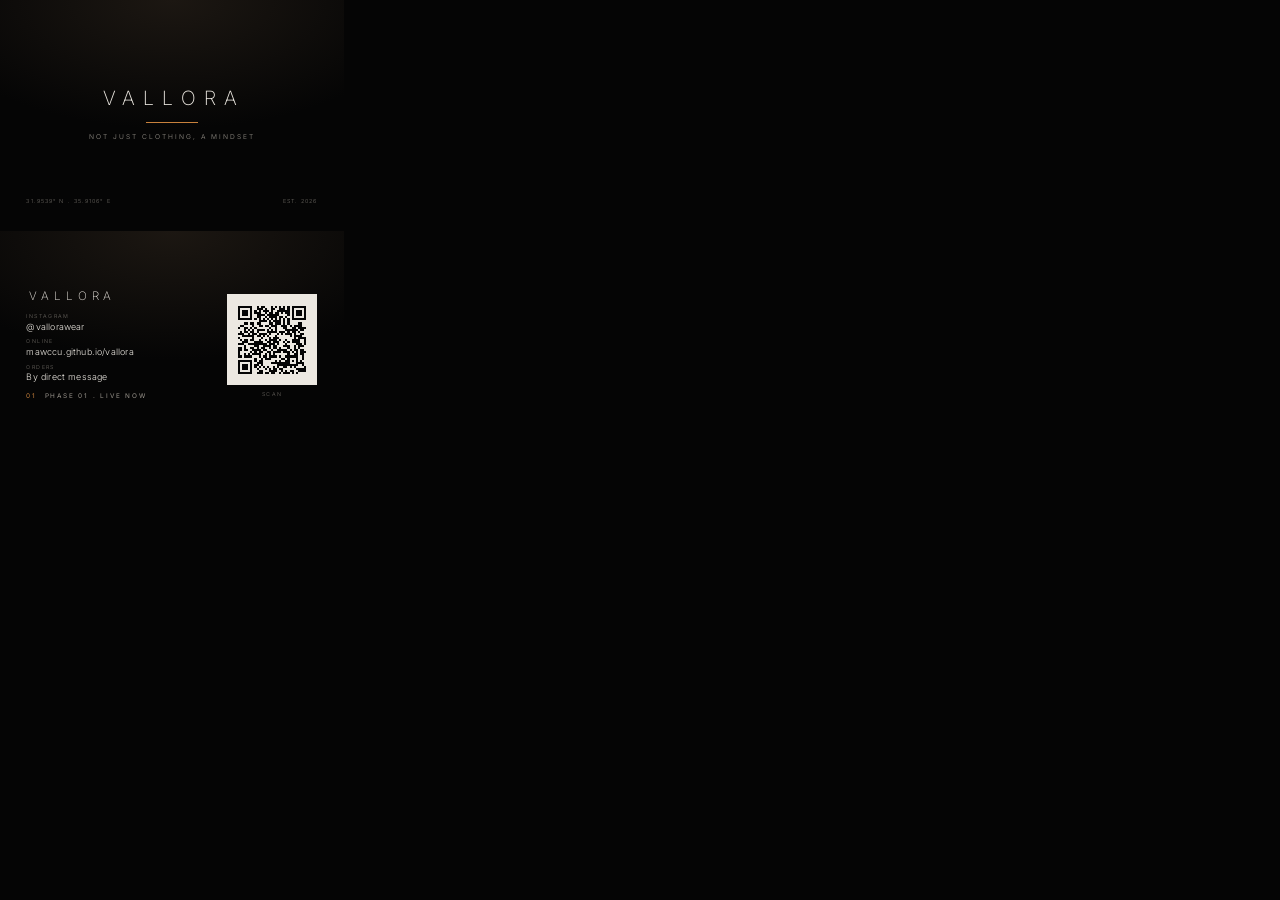
<file: print/card.html>
<!DOCTYPE html>
<html lang="en">
<head>
<meta charset="utf-8">
<title>VALLORA business card</title>
<link rel="preconnect" href="https://fonts.googleapis.com">
<link rel="preconnect" href="https://fonts.gstatic.com" crossorigin>
<link href="https://fonts.googleapis.com/css2?family=Inter:wght@200;300;400;500&display=swap" rel="stylesheet">
<style>
  /* 85 x 55 mm trim, 3 mm bleed all round.
     Keep all content inside .safe, which is 7 mm in from the page edge. */
  @page { size: 91mm 61mm; margin: 0; }

  * { box-sizing: border-box; }
  html, body { margin: 0; padding: 0; background: #050505; }

  body {
    font-family: "Inter", system-ui, sans-serif;
    font-weight: 300;
    color: #ece8e1;
    -webkit-font-smoothing: antialiased;
  }

  .card {
    position: relative;
    width: 91mm;
    height: 61mm;
    overflow: hidden;
    background: #050505;
    break-after: page;
    page-break-after: always;
  }
  .card:last-child { break-after: auto; page-break-after: auto; }

  /* faint centre glow, the same move the site hero makes */
  .card::before {
    content: "";
    position: absolute; inset: 0;
    background: radial-gradient(120% 90% at 50% 0%, #1c1712 0%, #050505 62%);
  }

  .safe {
    position: absolute;
    inset: 7mm;
    display: flex;
  }

  .wordmark {
    font-weight: 200;
    text-transform: uppercase;
    letter-spacing: .42em;
    text-indent: .21em;
    margin: 0;
    line-height: 1;
  }

  .micro {
    font-size: 1.7mm;
    font-weight: 400;
    letter-spacing: .28em;
    text-transform: uppercase;
    color: #9a958d;
    margin: 0;
  }
  .micro em { font-style: normal; color: #c8813c; }

  /* ── front ── */
  .front .safe { flex-direction: column; align-items: center; justify-content: center; }
  .front .wordmark { font-size: 5.2mm; }
  .rule { width: 14mm; height: .18mm; background: #c8813c; margin: 3.4mm 0 2.8mm; }
  .front .tag { font-size: 1.75mm; letter-spacing: .3em; text-transform: uppercase; color: #9a958d; margin: 0; }

  .corners {
    position: absolute;
    inset: 7mm;
    display: flex;
    align-items: flex-end;
    justify-content: space-between;
    pointer-events: none;
  }
  .corners span { font-size: 1.45mm; letter-spacing: .2em; text-transform: uppercase; color: #6f6b65; }

  /* ── back ── */
  .back .safe { align-items: center; justify-content: space-between; gap: 5mm; }

  .info { display: flex; flex-direction: column; gap: 2.6mm; }
  .info .wordmark { font-size: 3.1mm; }
  .info dl { margin: 0; display: flex; flex-direction: column; gap: 1.7mm; }
  .info dt {
    font-size: 1.4mm; letter-spacing: .26em; text-transform: uppercase; color: #6f6b65;
    margin: 0 0 .5mm;
  }
  .info dd { margin: 0; font-size: 2.35mm; font-weight: 300; letter-spacing: .02em; color: #ece8e1; }

  /* Dark modules on a light tile. Inverted QR codes are not reliably
     supported by scanners, so the tile stays paper coloured. */
  .qr {
    flex: none;
    width: 24mm; height: 24mm;
    background: #ece8e1;
    padding: 3mm;              /* quiet zone, > 4 modules */
    display: flex;
  }
  .qr svg { width: 100%; height: 100%; display: block; }

  .scan { font-size: 1.4mm; letter-spacing: .24em; text-transform: uppercase; color: #6f6b65; margin: 1.6mm 0 0; text-align: center; }
  .qr-wrap { display: flex; flex-direction: column; align-items: center; }
</style>
</head>
<body>

<!-- FRONT -->
<section class="card front">
  <div class="safe">
    <p class="wordmark">VALLORA</p>
    <div class="rule"></div>
    <p class="tag">Not just clothing, a mindset</p>
  </div>
  <div class="corners">
    <span>31.9539&deg; N . 35.9106&deg; E</span>
    <span>Est. 2026</span>
  </div>
</section>

<!-- BACK -->
<section class="card back">
  <div class="safe">
    <div class="info">
      <p class="wordmark">VALLORA</p>
      <dl>
        <div>
          <dt>Instagram</dt>
          <dd>@vallorawear</dd>
        </div>
        <div>
          <dt>Online</dt>
          <dd>mawccu.github.io/vallora</dd>
        </div>
        <div>
          <dt>Orders</dt>
          <dd>By direct message</dd>
        </div>
      </dl>
      <p class="micro"><em>01</em> &nbsp;Phase 01 . Live now</p>
    </div>

    <div class="qr-wrap">
      <div class="qr"><svg xmlns="http://www.w3.org/2000/svg" viewBox="0 0 33 33" shape-rendering="crispEdges"><path stroke="#050505" d="M0 0.5h7m2 0h1m1 0h2m3 0h1m1 0h1m1 0h1m1 0h1m1 0h1m1 0h7M0 1.5h1m5 0h1m2 0h3m1 0h1m2 0h2m2 0h3m1 0h1m1 0h1m5 0h1M0 2.5h1m1 0h3m1 0h1m1 0h1m1 0h1m1 0h3m1 0h1m2 0h6m1 0h1m1 0h3m1 0h1M0 3.5h1m1 0h3m1 0h1m1 0h3m2 0h1m1 0h2m1 0h2m1 0h1m1 0h2m1 0h1m1 0h3m1 0h1M0 4.5h1m1 0h3m1 0h1m2 0h4m1 0h6m4 0h1m1 0h1m1 0h3m1 0h1M0 5.5h1m5 0h1m2 0h2m2 0h1m1 0h4m1 0h2m1 0h1m2 0h1m5 0h1M0 6.5h7m1 0h1m1 0h1m1 0h1m1 0h1m1 0h1m1 0h1m1 0h1m1 0h1m1 0h1m1 0h7M10 7.5h4m1 0h1m1 0h4m1 0h1m1 0h1M3 8.5h2m1 0h2m1 0h2m4 0h2m1 0h3m1 0h1m1 0h1m4 0h2M1 9.5h2m4 0h1m2 0h2m1 0h2m1 0h3m2 0h3m1 0h1m1 0h4M0 10.5h1m2 0h2m1 0h1m1 0h1m6 0h1m2 0h1m3 0h2m2 0h2m1 0h4M3 11.5h1m1 0h1m1 0h1m1 0h4m1 0h1m1 0h1m1 0h1m4 0h6m1 0h2M1 12.5h1m1 0h2m1 0h2m1 0h1m4 0h5m1 0h3m1 0h1m1 0h2m1 0h1M0 13.5h3m2 0h1m1 0h2m1 0h4m1 0h1m3 0h1m1 0h1m1 0h3m1 0h1m2 0h2M2 14.5h6m1 0h2m1 0h1m1 0h1m3 0h1m6 0h1m1 0h4M0 15.5h1m6 0h1m3 0h1m3 0h1m1 0h3m7 0h1m1 0h4M1 16.5h1m1 0h2m1 0h2m2 0h1m2 0h1m1 0h4m1 0h1m2 0h1m2 0h4m2 0h1M2 17.5h3m3 0h4m2 0h2m1 0h3m2 0h1m1 0h1m1 0h4m2 0h1M0 18.5h3m2 0h9m1 0h3m1 0h1m3 0h1m4 0h3m1 0h1M3 19.5h1m4 0h2m2 0h4m1 0h2m3 0h3m2 0h1m1 0h3M0 20.5h2m1 0h1m2 0h2m1 0h1m1 0h2m2 0h1m1 0h2m1 0h1m3 0h1m2 0h1m1 0h1M0 21.5h2m1 0h2m2 0h4m1 0h2m2 0h1m2 0h5m1 0h1m1 0h2m1 0h2M0 22.5h1m5 0h1m1 0h1m1 0h2m2 0h2m1 0h4m1 0h3m1 0h1m1 0h1m1 0h3M0 23.5h1m2 0h1m1 0h1m1 0h4m2 0h1m1 0h1m1 0h1m6 0h1m2 0h2m1 0h2M0 24.5h2m1 0h4m3 0h1m1 0h2m1 0h4m1 0h1m2 0h6m2 0h1M8 25.5h1m2 0h1m1 0h3m5 0h2m1 0h1m3 0h1m2 0h1M0 26.5h7m1 0h1m1 0h2m6 0h1m1 0h1m2 0h2m1 0h1m1 0h1m1 0h1M0 27.5h1m5 0h1m2 0h3m4 0h9m3 0h4M0 28.5h1m1 0h3m1 0h1m1 0h2m1 0h1m7 0h10m2 0h1M0 29.5h1m1 0h3m1 0h1m1 0h1m1 0h1m1 0h1m1 0h1m2 0h1m1 0h1m2 0h2m1 0h1m1 0h1m4 0h1M0 30.5h1m1 0h3m1 0h1m2 0h1m3 0h1m1 0h1m1 0h2m1 0h2m6 0h5M0 31.5h1m5 0h1m3 0h2m3 0h4m2 0h1m1 0h1m1 0h2m2 0h4M0 32.5h7m2 0h3m1 0h2m1 0h2m2 0h1m1 0h3m1 0h1m1 0h1"/></svg>
</div>
      <p class="scan">Scan</p>
    </div>
  </div>
</section>

</body>
</html>
</file>
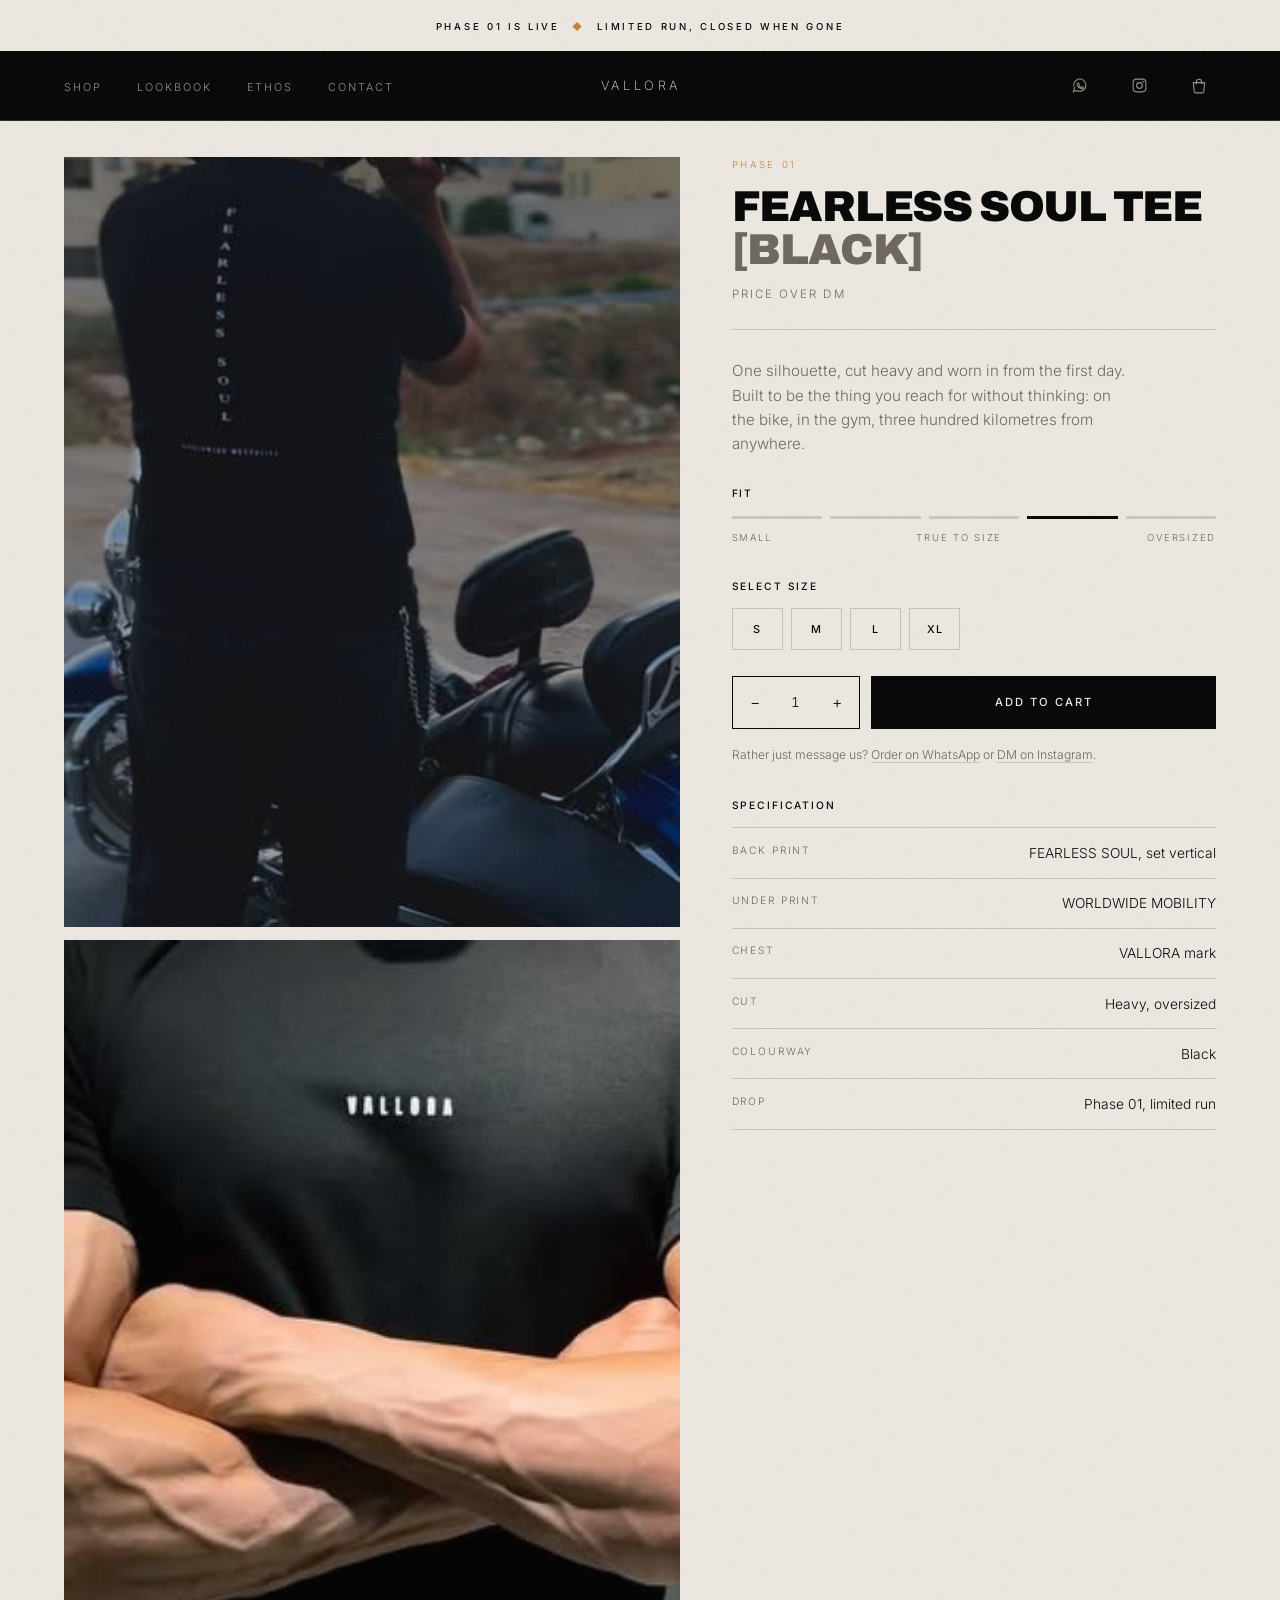
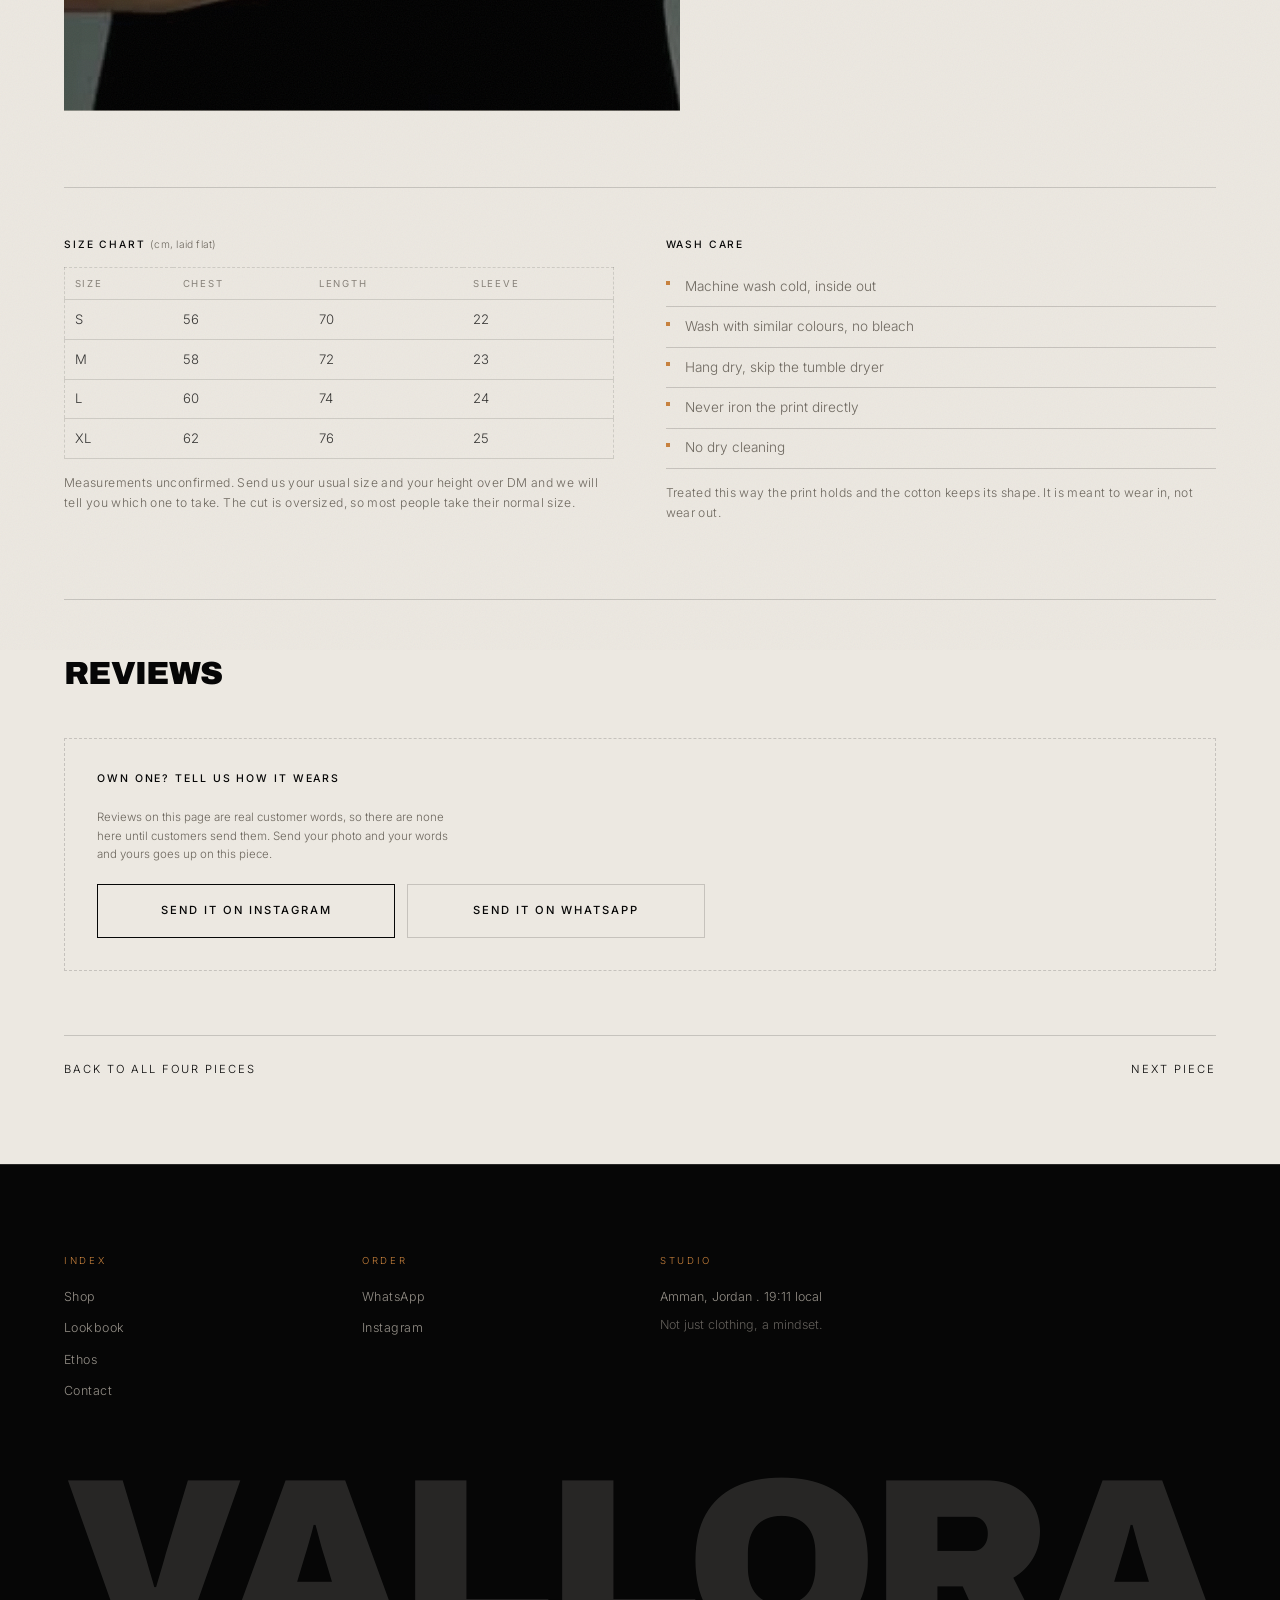
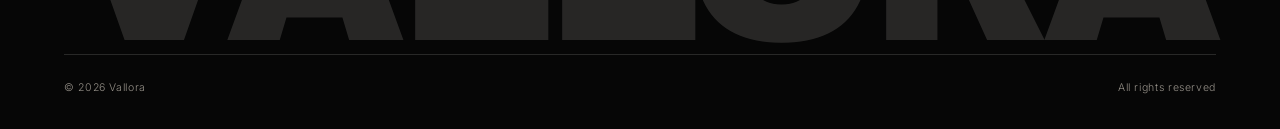
<file: shop/fearless-soul-tee.html>
<!DOCTYPE html>
<html lang="en">
<head>
<meta charset="utf-8">
<meta name="viewport" content="width=device-width, initial-scale=1">
<title>Fearless Soul Tee [Black] . VALLORA</title>
<meta name="description" content="The Phase 01 tee by VALLORA. FEARLESS SOUL set vertical on the back, WORLDWIDE MOBILITY beneath it. Heavy cotton, oversized cut. Size chart, wash care and reviews.">
<meta name="theme-color" content="#060606">
<meta property="og:title" content="Fearless Soul Tee [Black] . VALLORA">
<meta property="og:image" content="https://mawccu.github.io/vallora/assets/img/vallora-04.jpg">

<link rel="icon" href="../assets/img/vallora-00.jpg">
<link rel="preconnect" href="https://fonts.googleapis.com">
<link rel="preconnect" href="https://fonts.gstatic.com" crossorigin>
<link href="https://fonts.googleapis.com/css2?family=Archivo:wght@500;700;900&family=Inter:wght@200;300;400;500&display=swap" rel="stylesheet">
<link rel="stylesheet" href="../assets/css/style.css">

<script>
  document.documentElement.className += ' js';
  setTimeout(function () {
    if (!window.__valloraReady) {
      document.documentElement.className =
        document.documentElement.className.replace(/\bjs\b/, '');
    }
  }, 3000);
</script>
</head>
<body>

<a class="skip" href="#main">Skip to content</a>

<div class="grain" aria-hidden="true"></div>
<div class="progress" aria-hidden="true"><span></span></div>

<div class="cursor" aria-hidden="true">
  <div class="cursor__ring"><span class="cursor__label"></span></div>
  <div class="cursor__dot"></div>
</div>

<div class="top top--solid" id="top-bar">
  <p class="bar">Phase 01 is live <i>&#9670;</i> Limited run, closed when gone</p>

  <header class="nav">
    <div class="nav__inner">
      <button class="burger" id="burger" aria-label="Menu" aria-expanded="false" aria-controls="mobileMenu">
        <span></span><span></span>
      </button>

      <nav class="nav__links" aria-label="Primary">
        <a href="./"><span>Shop</span></a>
        <a href="../lookbook/"><span>Lookbook</span></a>
        <a href="../ethos/"><span>Ethos</span></a>
        <a href="../contact/"><span>Contact</span></a>
      </nav>

      <a class="wordmark wordmark--sm nav__brand" href="../" aria-label="Vallora home">VALLORA</a>

      <div class="nav__side">
        <a class="nav__ico" href="https://wa.me/000000000000" target="_blank" rel="noopener" aria-label="WhatsApp">
          <svg viewBox="0 0 24 24" aria-hidden="true"><path d="M21 11.6a8.6 8.6 0 0 1-12.7 7.5L3.4 20.6l1.6-4.8A8.6 8.6 0 1 1 21 11.6Z"/><path d="M8.9 9.3c.3-.7.6-.7.9-.7h.5c.2 0 .5 0 .7.5l.7 1.6c.1.2.1.4 0 .6l-.4.5c-.1.2-.2.3 0 .6a6 6 0 0 0 2.6 2.2c.3.1.4 0 .6-.1l.6-.7c.2-.2.4-.1.6 0l1.4.8c.2.1.3.2.3.4 0 .5-.3 1.2-1.1 1.5-.8.3-1.7.2-3.2-.5a9.2 9.2 0 0 1-3.9-3.8c-.6-1.1-.6-2.2-.3-2.9Z"/></svg>
        </a>
        <a class="nav__ico" href="https://www.instagram.com/vallorawear/" target="_blank" rel="noopener" aria-label="Instagram">
          <svg viewBox="0 0 24 24" aria-hidden="true"><rect x="3" y="3" width="18" height="18" rx="5"/><circle cx="12" cy="12" r="4.1"/><circle cx="17.2" cy="6.8" r="1.1" fill="currentColor" stroke="none"/></svg>
        </a>
      </div>
    </div>
  </header>
</div>

<div class="mobile-menu" id="mobileMenu" hidden>
  <nav aria-label="Mobile">
    <a href="./"><em>01</em> Shop</a>
    <a href="../lookbook/"><em>02</em> Lookbook</a>
    <a href="../ethos/"><em>03</em> Ethos</a>
    <a href="../contact/"><em>04</em> Contact</a>
    <a class="mobile-menu__cta" href="https://www.instagram.com/vallorawear/" target="_blank" rel="noopener">DM to order</a>
  </nav>
</div>

<!-- data-product marks the buying context for main.js: data-name and
     data-colour are what the WhatsApp order message is written from, so a
     customer never has to type what they want. -->
<!-- data-* is the buying context cart.js reads. img and href are written from
     the site root, never relative to this page, because the cart renders them
     from pages at two different depths. -->
<main id="main" class="page store pdp"
      data-product="fearless-soul-tee"
      data-name="Fearless Soul Tee"
      data-colour="Black"
      data-img="assets/img/vallora-04.jpg"
      data-href="shop/fearless-soul-tee.html">
  <div class="wrap">

    <nav class="crumbs" aria-label="Breadcrumb">
      <a href="../">Home</a><i>/</i><a href="./">Shop</a><i>/</i><span>Fearless Soul Tee</span>
    </nav>

    <div class="pdp__grid">

      <div class="pdp__media">
        <figure class="pdp__shot unmask">
          <img src="../assets/img/vallora-04.jpg" alt="Rear view of the Fearless Soul tee, FEARLESS SOUL set vertical down the back, beside a motorcycle" fetchpriority="high">
        </figure>
        <figure class="pdp__shot unmask" data-delay="1">
          <img src="../assets/img/vallora-13.jpg" alt="Close detail of the VALLORA chest mark on the tee" loading="lazy">
        </figure>
      </div>

      <div class="pdp__panel">
        <p class="pdp__eyebrow">Phase 01</p>
        <h1 class="pdp__name">Fearless Soul Tee <em>[Black]</em></h1>
        <!-- filled from config.js. With no price set it reads "Price over DM"
             and the cart asks us to confirm the total. -->
        <p class="pdp__price" data-price-slot>Price over DM</p>

        <p class="pdp__lede">One silhouette, cut heavy and worn in from the first day.
          Built to be the thing you reach for without thinking: on the bike, in the
          gym, three hundred kilometres from anywhere.</p>

        <!-- how the piece runs. an indicator, not a control: you pick the size
             below, this tells you what that size will feel like. -->
        <div class="fit">
          <h2 class="panel__label">Fit</h2>
          <div class="fit__scale" role="img" aria-label="Runs oversized">
            <span></span><span></span><span></span><span class="is-on"></span><span></span>
          </div>
          <div class="fit__labels" aria-hidden="true">
            <span>Small</span><span>True to size</span><span>Oversized</span>
          </div>
        </div>

        <h2 class="panel__label">Select size</h2>
        <div class="chips">
          <button type="button" class="chip" data-size="S" aria-pressed="false">S</button>
          <button type="button" class="chip" data-size="M" aria-pressed="false">M</button>
          <button type="button" class="chip" data-size="L" aria-pressed="false">L</button>
          <button type="button" class="chip" data-size="XL" aria-pressed="false">XL</button>
        </div>

        <div class="buy">
          <div class="qty">
            <button type="button" data-qty-act="dec" aria-label="One fewer">&minus;</button>
            <span data-qty-val>1</span>
            <button type="button" data-qty-act="inc" aria-label="One more">+</button>
          </div>
          <button class="btn btn--solid" type="button" data-add>Add to cart</button>
          <p class="buy__err" data-add-err hidden></p>
        </div>

        <p class="pdp__alt">Rather just message us? <a data-order-wa
           href="https://wa.me/000000000000" target="_blank" rel="noopener">Order on WhatsApp</a>
           or <a href="https://www.instagram.com/vallorawear/" target="_blank" rel="noopener">DM on Instagram</a>.</p>

        <h2 class="panel__label">Specification</h2>
        <dl class="specs">
          <div><dt>Back print</dt><dd>FEARLESS SOUL, set vertical</dd></div>
          <div><dt>Under print</dt><dd>WORLDWIDE MOBILITY</dd></div>
          <div><dt>Chest</dt><dd>VALLORA mark</dd></div>
          <div><dt>Cut</dt><dd>Heavy, oversized</dd></div>
          <div><dt>Colourway</dt><dd>Black</dd></div>
          <div><dt>Drop</dt><dd>Phase 01, limited run</dd></div>
        </dl>
      </div>

    </div>

    <div class="pdp__detail">
      <section>
        <h2 class="panel__label">Size chart <em>(cm, laid flat)</em></h2>
        <!-- TODO: confirm these measurements. Dashed until the brand does,
             same convention as the placeholder cards and quotes. -->
        <table class="sizes is-placeholder">
          <thead><tr><th>Size</th><th>Chest</th><th>Length</th><th>Sleeve</th></tr></thead>
          <tbody>
            <tr><td>S</td><td>56</td><td>70</td><td>22</td></tr>
            <tr><td>M</td><td>58</td><td>72</td><td>23</td></tr>
            <tr><td>L</td><td>60</td><td>74</td><td>24</td></tr>
            <tr><td>XL</td><td>62</td><td>76</td><td>25</td></tr>
          </tbody>
        </table>
        <p class="note">Measurements unconfirmed. Send us your usual size and your
          height over DM and we will tell you which one to take. The cut is
          oversized, so most people take their normal size.</p>
      </section>

      <section>
        <h2 class="panel__label">Wash care</h2>
        <ul class="care">
          <li>Machine wash cold, inside out</li>
          <li>Wash with similar colours, no bleach</li>
          <li>Hang dry, skip the tumble dryer</li>
          <li>Never iron the print directly</li>
          <li>No dry cleaning</li>
        </ul>
        <p class="note">Treated this way the print holds and the cotton keeps its
          shape. It is meant to wear in, not wear out.</p>
      </section>
    </div>

    <!-- ─ reviews ─
         Real customer words, stored in Supabase and shown only once approved.
         Until config.js carries a project url and anon key, the list and the
         form stay hidden and the DM route below is what shows, so there is
         always a way to leave one. See supabase/setup.sql. -->
    <section class="reviews" data-reviews="fearless-soul-tee">
      <div class="reviews__head">
        <h2>Reviews</h2>
        <p class="page-head__count" data-review-count></p>
      </div>

      <div data-review-listwrap hidden>
        <div class="reviews__grid" data-review-list></div>
        <p class="reviews__empty" data-review-empty hidden>
          No reviews on this piece yet. If you own one, yours would be the first.
        </p>
      </div>

      <form class="rform" data-review-form hidden>
        <h3>Write a review</h3>

        <div class="rform__row">
          <div>
            <label for="r-name">Name</label>
            <input id="r-name" name="name" type="text" maxlength="40" required>
          </div>
          <div>
            <label for="r-city">City <span aria-hidden="true">(optional)</span></label>
            <input id="r-city" name="city" type="text" maxlength="40">
          </div>
          <div>
            <label for="r-size">Size you bought</label>
            <select id="r-size" name="size">
              <option value="">Not saying</option>
              <option value="S">S</option>
              <option value="M">M</option>
              <option value="L">L</option>
              <option value="XL">XL</option>
            </select>
          </div>
        </div>

        <div class="rform__row">
          <div>
            <label for="r-rating">Rating</label>
            <select id="r-rating" name="rating" required>
              <option value="5">5 . Perfect</option>
              <option value="4">4 . Good</option>
              <option value="3">3 . Fine</option>
              <option value="2">2 . Not for me</option>
              <option value="1">1 . Bad</option>
            </select>
          </div>
        </div>

        <div>
          <label for="r-body">Your words</label>
          <textarea id="r-body" name="body" maxlength="600" required
                    placeholder="How does it fit, how does it wear, would you buy it again?"></textarea>
        </div>

        <!-- honeypot: a real person never fills a field they cannot see -->
        <div class="rform__hp" aria-hidden="true">
          <label for="r-web">Website</label>
          <input id="r-web" name="website" type="text" tabindex="-1" autocomplete="off">
        </div>

        <div class="rform__foot">
          <p class="rform__note">Reviews go up once we have read them. We never invent them
            and we never edit your words.</p>
          <button class="btn btn--solid magnetic" type="submit">Send review</button>
        </div>

        <p class="rform__msg" data-review-msg hidden></p>
      </form>

      <div class="rform rform--offline" data-review-offline>
        <h3>Own one? Tell us how it wears</h3>
        <p class="rform__note">Reviews on this page are real customer words, so there are
          none here until customers send them. Send your photo and your words and yours
          goes up on this piece.</p>
        <div class="panel__actions">
          <a class="btn magnetic" href="https://www.instagram.com/vallorawear/" target="_blank" rel="noopener">Send it on Instagram</a>
          <a class="btn btn--ghost magnetic" href="https://wa.me/000000000000" target="_blank" rel="noopener">Send it on WhatsApp</a>
        </div>
      </div>
    </section>

    <nav class="pdp__next">
      <a class="link" href="./"><span>Back to all four pieces</span></a>
      <a class="link" href="piece-02.html"><span>Next piece</span></a>
    </nav>

  </div>
</main>

<footer class="footer">
  <div class="wrap">
    <div class="footer__top">
      <div class="footer__col">
        <p class="footer__label">Index</p>
        <nav class="footer__nav" aria-label="Footer">
          <a href="./">Shop</a>
          <a href="../lookbook/">Lookbook</a>
          <a href="../ethos/">Ethos</a>
          <a href="../contact/">Contact</a>
        </nav>
      </div>
      <div class="footer__col">
        <p class="footer__label">Order</p>
        <nav class="footer__nav" aria-label="Order">
          <a href="https://wa.me/000000000000" target="_blank" rel="noopener">WhatsApp</a>
          <a href="https://www.instagram.com/vallorawear/" target="_blank" rel="noopener">Instagram</a>
        </nav>
      </div>
      <div class="footer__col footer__col--wide">
        <p class="footer__label">Studio</p>
        <p class="footer__note">Amman, Jordan . <span id="clock">--:--</span> local</p>
        <p class="footer__note footer__note--dim">Not just clothing, a mindset.</p>
      </div>
    </div>
  </div>

  <div class="footer__mark" aria-hidden="true"><span>VALLORA</span></div>

  <div class="wrap">
    <p class="footer__legal">
      <span>&copy; <span id="year">2026</span> Vallora</span>
      <span>All rights reserved</span>
    </p>
  </div>
</footer>

<script src="../assets/js/config.js"></script>
<script src="../assets/js/main.js"></script>
<script src="../assets/js/cart.js"></script>
</body>
</html>
</file>
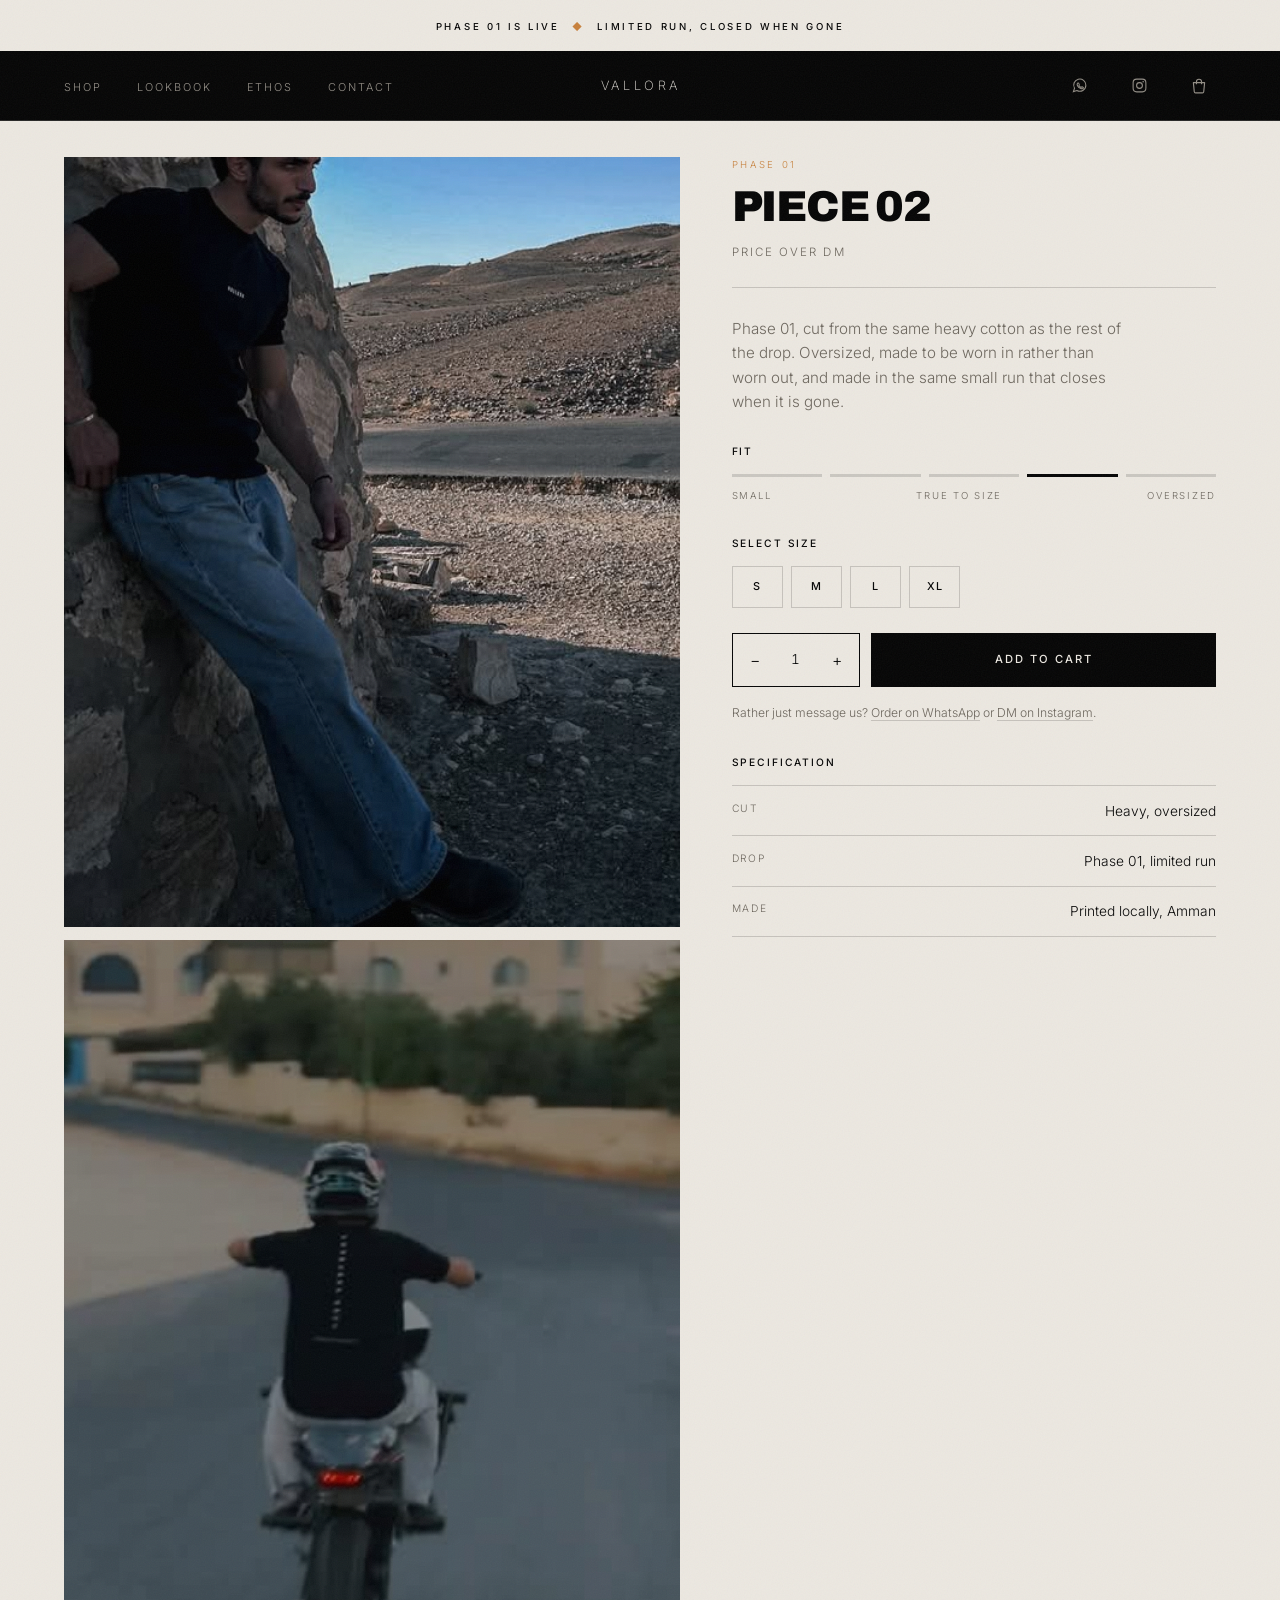
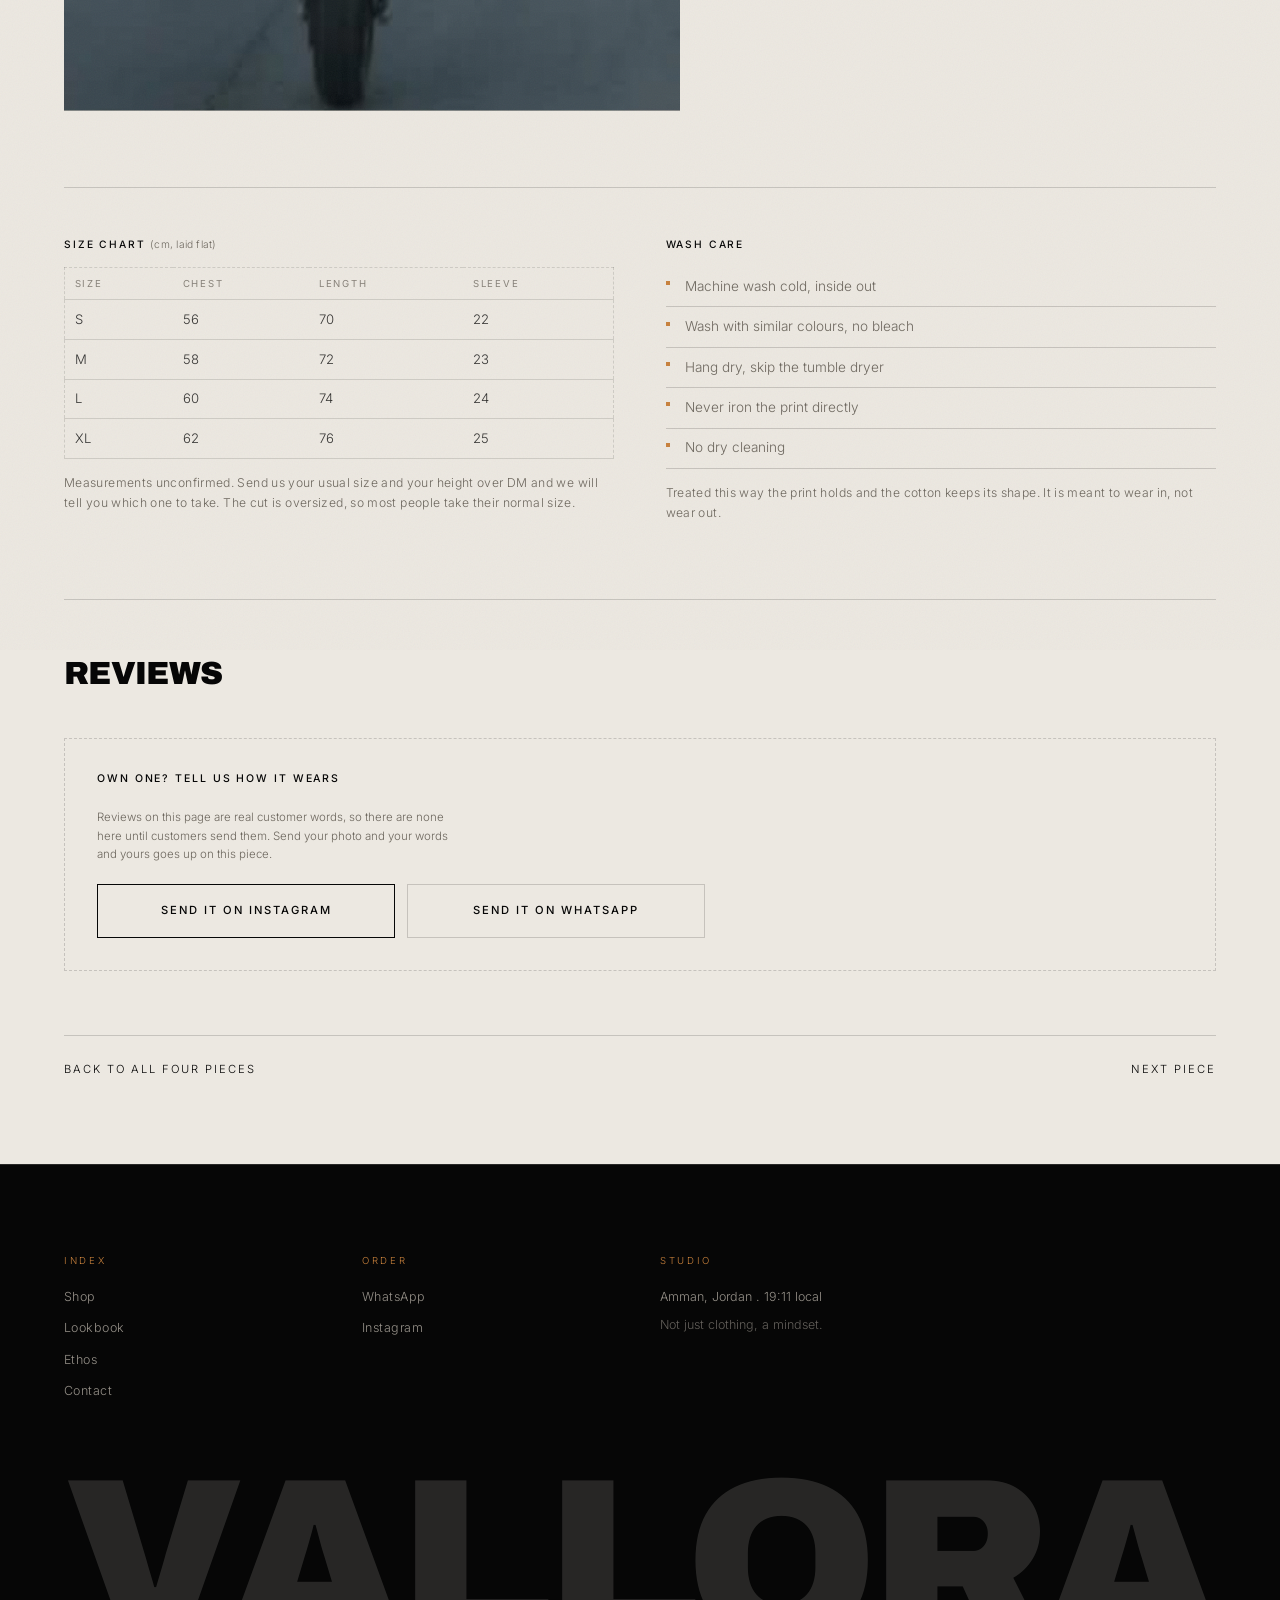
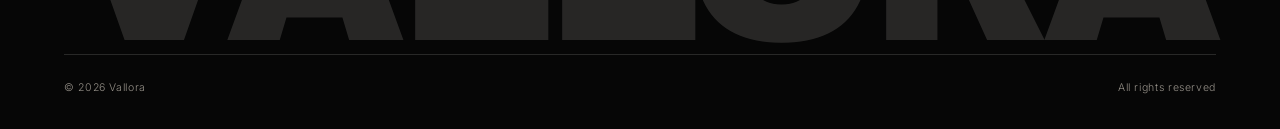
<file: shop/piece-02.html>
<!DOCTYPE html>
<html lang="en">
<head>
<meta charset="utf-8">
<meta name="viewport" content="width=device-width, initial-scale=1">
<title>Piece 02 . VALLORA Phase 01</title>
<meta name="description" content="Piece 02 of VALLORA Phase 01. Heavy cotton, oversized cut, limited run. Size chart, wash care and reviews.">
<meta name="theme-color" content="#060606">
<meta property="og:title" content="Piece 02 . VALLORA Phase 01">
<meta property="og:image" content="https://mawccu.github.io/vallora/assets/img/vallora-06.jpg">

<link rel="icon" href="../assets/img/vallora-00.jpg">
<link rel="preconnect" href="https://fonts.googleapis.com">
<link rel="preconnect" href="https://fonts.gstatic.com" crossorigin>
<link href="https://fonts.googleapis.com/css2?family=Archivo:wght@500;700;900&family=Inter:wght@200;300;400;500&display=swap" rel="stylesheet">
<link rel="stylesheet" href="../assets/css/style.css">

<script>
  document.documentElement.className += ' js';
  setTimeout(function () {
    if (!window.__valloraReady) {
      document.documentElement.className =
        document.documentElement.className.replace(/\bjs\b/, '');
    }
  }, 3000);
</script>
</head>
<body>

<a class="skip" href="#main">Skip to content</a>

<div class="grain" aria-hidden="true"></div>
<div class="progress" aria-hidden="true"><span></span></div>

<div class="cursor" aria-hidden="true">
  <div class="cursor__ring"><span class="cursor__label"></span></div>
  <div class="cursor__dot"></div>
</div>

<div class="top top--solid" id="top-bar">
  <p class="bar">Phase 01 is live <i>&#9670;</i> Limited run, closed when gone</p>

  <header class="nav">
    <div class="nav__inner">
      <button class="burger" id="burger" aria-label="Menu" aria-expanded="false" aria-controls="mobileMenu">
        <span></span><span></span>
      </button>

      <nav class="nav__links" aria-label="Primary">
        <a href="./"><span>Shop</span></a>
        <a href="../lookbook/"><span>Lookbook</span></a>
        <a href="../ethos/"><span>Ethos</span></a>
        <a href="../contact/"><span>Contact</span></a>
      </nav>

      <a class="wordmark wordmark--sm nav__brand" href="../" aria-label="Vallora home">VALLORA</a>

      <div class="nav__side">
        <a class="nav__ico" href="https://wa.me/000000000000" target="_blank" rel="noopener" aria-label="WhatsApp">
          <svg viewBox="0 0 24 24" aria-hidden="true"><path d="M21 11.6a8.6 8.6 0 0 1-12.7 7.5L3.4 20.6l1.6-4.8A8.6 8.6 0 1 1 21 11.6Z"/><path d="M8.9 9.3c.3-.7.6-.7.9-.7h.5c.2 0 .5 0 .7.5l.7 1.6c.1.2.1.4 0 .6l-.4.5c-.1.2-.2.3 0 .6a6 6 0 0 0 2.6 2.2c.3.1.4 0 .6-.1l.6-.7c.2-.2.4-.1.6 0l1.4.8c.2.1.3.2.3.4 0 .5-.3 1.2-1.1 1.5-.8.3-1.7.2-3.2-.5a9.2 9.2 0 0 1-3.9-3.8c-.6-1.1-.6-2.2-.3-2.9Z"/></svg>
        </a>
        <a class="nav__ico" href="https://www.instagram.com/vallorawear/" target="_blank" rel="noopener" aria-label="Instagram">
          <svg viewBox="0 0 24 24" aria-hidden="true"><rect x="3" y="3" width="18" height="18" rx="5"/><circle cx="12" cy="12" r="4.1"/><circle cx="17.2" cy="6.8" r="1.1" fill="currentColor" stroke="none"/></svg>
        </a>
      </div>
    </div>
  </header>
</div>

<div class="mobile-menu" id="mobileMenu" hidden>
  <nav aria-label="Mobile">
    <a href="./"><em>01</em> Shop</a>
    <a href="../lookbook/"><em>02</em> Lookbook</a>
    <a href="../ethos/"><em>03</em> Ethos</a>
    <a href="../contact/"><em>04</em> Contact</a>
    <a class="mobile-menu__cta" href="https://www.instagram.com/vallorawear/" target="_blank" rel="noopener">DM to order</a>
  </nav>
</div>

<!-- TO RENAME THIS PIECE: change the <title>, the data-name below, the <h1>,
     and the label in shop/index.html and index.html. The slug (data-product,
     data-reviews, the filename, and the keys in config.js and setup.sql) is
     what ties orders and reviews together, so leave it alone unless you also
     change it in those four places. -->
<main id="main" class="page store pdp"
      data-product="piece-02"
      data-name="Piece 02"
      data-img="assets/img/vallora-06.jpg"
      data-href="shop/piece-02.html">
  <div class="wrap">

    <nav class="crumbs" aria-label="Breadcrumb">
      <a href="../">Home</a><i>/</i><a href="./">Shop</a><i>/</i><span>Piece 02</span>
    </nav>

    <div class="pdp__grid">

      <div class="pdp__media">
        <figure class="pdp__shot unmask">
          <img src="../assets/img/vallora-06.jpg" alt="Piece 02 worn with denim, full length" fetchpriority="high">
        </figure>
        <figure class="pdp__shot unmask" data-delay="1">
          <img src="../assets/img/vallora-08.jpg" alt="Piece 02 worn riding out" loading="lazy">
        </figure>
      </div>

      <div class="pdp__panel">
        <p class="pdp__eyebrow">Phase 01</p>
        <h1 class="pdp__name">Piece 02</h1>
        <p class="pdp__price" data-price-slot>Price over DM</p>

        <p class="pdp__lede">Phase 01, cut from the same heavy cotton as the rest of
          the drop. Oversized, made to be worn in rather than worn out, and made in
          the same small run that closes when it is gone.</p>

        <div class="fit">
          <h2 class="panel__label">Fit</h2>
          <div class="fit__scale" role="img" aria-label="Runs oversized">
            <span></span><span></span><span></span><span class="is-on"></span><span></span>
          </div>
          <div class="fit__labels" aria-hidden="true">
            <span>Small</span><span>True to size</span><span>Oversized</span>
          </div>
        </div>

        <h2 class="panel__label">Select size</h2>
        <div class="chips">
          <button type="button" class="chip" data-size="S" aria-pressed="false">S</button>
          <button type="button" class="chip" data-size="M" aria-pressed="false">M</button>
          <button type="button" class="chip" data-size="L" aria-pressed="false">L</button>
          <button type="button" class="chip" data-size="XL" aria-pressed="false">XL</button>
        </div>

        <div class="buy">
          <div class="qty">
            <button type="button" data-qty-act="dec" aria-label="One fewer">&minus;</button>
            <span data-qty-val>1</span>
            <button type="button" data-qty-act="inc" aria-label="One more">+</button>
          </div>
          <button class="btn btn--solid" type="button" data-add>Add to cart</button>
          <p class="buy__err" data-add-err hidden></p>
        </div>

        <p class="pdp__alt">Rather just message us? <a data-order-wa
           href="https://wa.me/000000000000" target="_blank" rel="noopener">Order on WhatsApp</a>
           or <a href="https://www.instagram.com/vallorawear/" target="_blank" rel="noopener">DM on Instagram</a>.</p>

        <h2 class="panel__label">Specification</h2>
        <dl class="specs">
          <div><dt>Cut</dt><dd>Heavy, oversized</dd></div>
          <div><dt>Drop</dt><dd>Phase 01, limited run</dd></div>
          <div><dt>Made</dt><dd>Printed locally, Amman</dd></div>
        </dl>
      </div>

    </div>

    <div class="pdp__detail">
      <section>
        <h2 class="panel__label">Size chart <em>(cm, laid flat)</em></h2>
        <!-- TODO: confirm these measurements. Dashed until the brand does. -->
        <table class="sizes is-placeholder">
          <thead><tr><th>Size</th><th>Chest</th><th>Length</th><th>Sleeve</th></tr></thead>
          <tbody>
            <tr><td>S</td><td>56</td><td>70</td><td>22</td></tr>
            <tr><td>M</td><td>58</td><td>72</td><td>23</td></tr>
            <tr><td>L</td><td>60</td><td>74</td><td>24</td></tr>
            <tr><td>XL</td><td>62</td><td>76</td><td>25</td></tr>
          </tbody>
        </table>
        <p class="note">Measurements unconfirmed. Send us your usual size and your
          height over DM and we will tell you which one to take. The cut is
          oversized, so most people take their normal size.</p>
      </section>

      <section>
        <h2 class="panel__label">Wash care</h2>
        <ul class="care">
          <li>Machine wash cold, inside out</li>
          <li>Wash with similar colours, no bleach</li>
          <li>Hang dry, skip the tumble dryer</li>
          <li>Never iron the print directly</li>
          <li>No dry cleaning</li>
        </ul>
        <p class="note">Treated this way the print holds and the cotton keeps its
          shape. It is meant to wear in, not wear out.</p>
      </section>
    </div>

    <section class="reviews" data-reviews="piece-02">
      <div class="reviews__head">
        <h2>Reviews</h2>
        <p class="page-head__count" data-review-count></p>
      </div>

      <div data-review-listwrap hidden>
        <div class="reviews__grid" data-review-list></div>
        <p class="reviews__empty" data-review-empty hidden>
          No reviews on this piece yet. If you own one, yours would be the first.
        </p>
      </div>

      <form class="rform" data-review-form hidden>
        <h3>Write a review</h3>

        <div class="rform__row">
          <div>
            <label for="r-name">Name</label>
            <input id="r-name" name="name" type="text" maxlength="40" required>
          </div>
          <div>
            <label for="r-city">City <span aria-hidden="true">(optional)</span></label>
            <input id="r-city" name="city" type="text" maxlength="40">
          </div>
          <div>
            <label for="r-size">Size you bought</label>
            <select id="r-size" name="size">
              <option value="">Not saying</option>
              <option value="S">S</option>
              <option value="M">M</option>
              <option value="L">L</option>
              <option value="XL">XL</option>
            </select>
          </div>
        </div>

        <div class="rform__row">
          <div>
            <label for="r-rating">Rating</label>
            <select id="r-rating" name="rating" required>
              <option value="5">5 . Perfect</option>
              <option value="4">4 . Good</option>
              <option value="3">3 . Fine</option>
              <option value="2">2 . Not for me</option>
              <option value="1">1 . Bad</option>
            </select>
          </div>
        </div>

        <div>
          <label for="r-body">Your words</label>
          <textarea id="r-body" name="body" maxlength="600" required
                    placeholder="How does it fit, how does it wear, would you buy it again?"></textarea>
        </div>

        <div class="rform__hp" aria-hidden="true">
          <label for="r-web">Website</label>
          <input id="r-web" name="website" type="text" tabindex="-1" autocomplete="off">
        </div>

        <div class="rform__foot">
          <p class="rform__note">Reviews go up once we have read them. We never invent them
            and we never edit your words.</p>
          <button class="btn btn--solid magnetic" type="submit">Send review</button>
        </div>

        <p class="rform__msg" data-review-msg hidden></p>
      </form>

      <div class="rform rform--offline" data-review-offline>
        <h3>Own one? Tell us how it wears</h3>
        <p class="rform__note">Reviews on this page are real customer words, so there are
          none here until customers send them. Send your photo and your words and yours
          goes up on this piece.</p>
        <div class="panel__actions">
          <a class="btn magnetic" href="https://www.instagram.com/vallorawear/" target="_blank" rel="noopener">Send it on Instagram</a>
          <a class="btn btn--ghost magnetic" href="https://wa.me/000000000000" target="_blank" rel="noopener">Send it on WhatsApp</a>
        </div>
      </div>
    </section>

    <nav class="pdp__next">
      <a class="link" href="./"><span>Back to all four pieces</span></a>
      <a class="link" href="piece-03.html"><span>Next piece</span></a>
    </nav>

  </div>
</main>

<footer class="footer">
  <div class="wrap">
    <div class="footer__top">
      <div class="footer__col">
        <p class="footer__label">Index</p>
        <nav class="footer__nav" aria-label="Footer">
          <a href="./">Shop</a>
          <a href="../lookbook/">Lookbook</a>
          <a href="../ethos/">Ethos</a>
          <a href="../contact/">Contact</a>
        </nav>
      </div>
      <div class="footer__col">
        <p class="footer__label">Order</p>
        <nav class="footer__nav" aria-label="Order">
          <a href="https://wa.me/000000000000" target="_blank" rel="noopener">WhatsApp</a>
          <a href="https://www.instagram.com/vallorawear/" target="_blank" rel="noopener">Instagram</a>
        </nav>
      </div>
      <div class="footer__col footer__col--wide">
        <p class="footer__label">Studio</p>
        <p class="footer__note">Amman, Jordan . <span id="clock">--:--</span> local</p>
        <p class="footer__note footer__note--dim">Not just clothing, a mindset.</p>
      </div>
    </div>
  </div>

  <div class="footer__mark" aria-hidden="true"><span>VALLORA</span></div>

  <div class="wrap">
    <p class="footer__legal">
      <span>&copy; <span id="year">2026</span> Vallora</span>
      <span>All rights reserved</span>
    </p>
  </div>
</footer>

<script src="../assets/js/config.js"></script>
<script src="../assets/js/main.js"></script>
<script src="../assets/js/cart.js"></script>
</body>
</html>
</file>
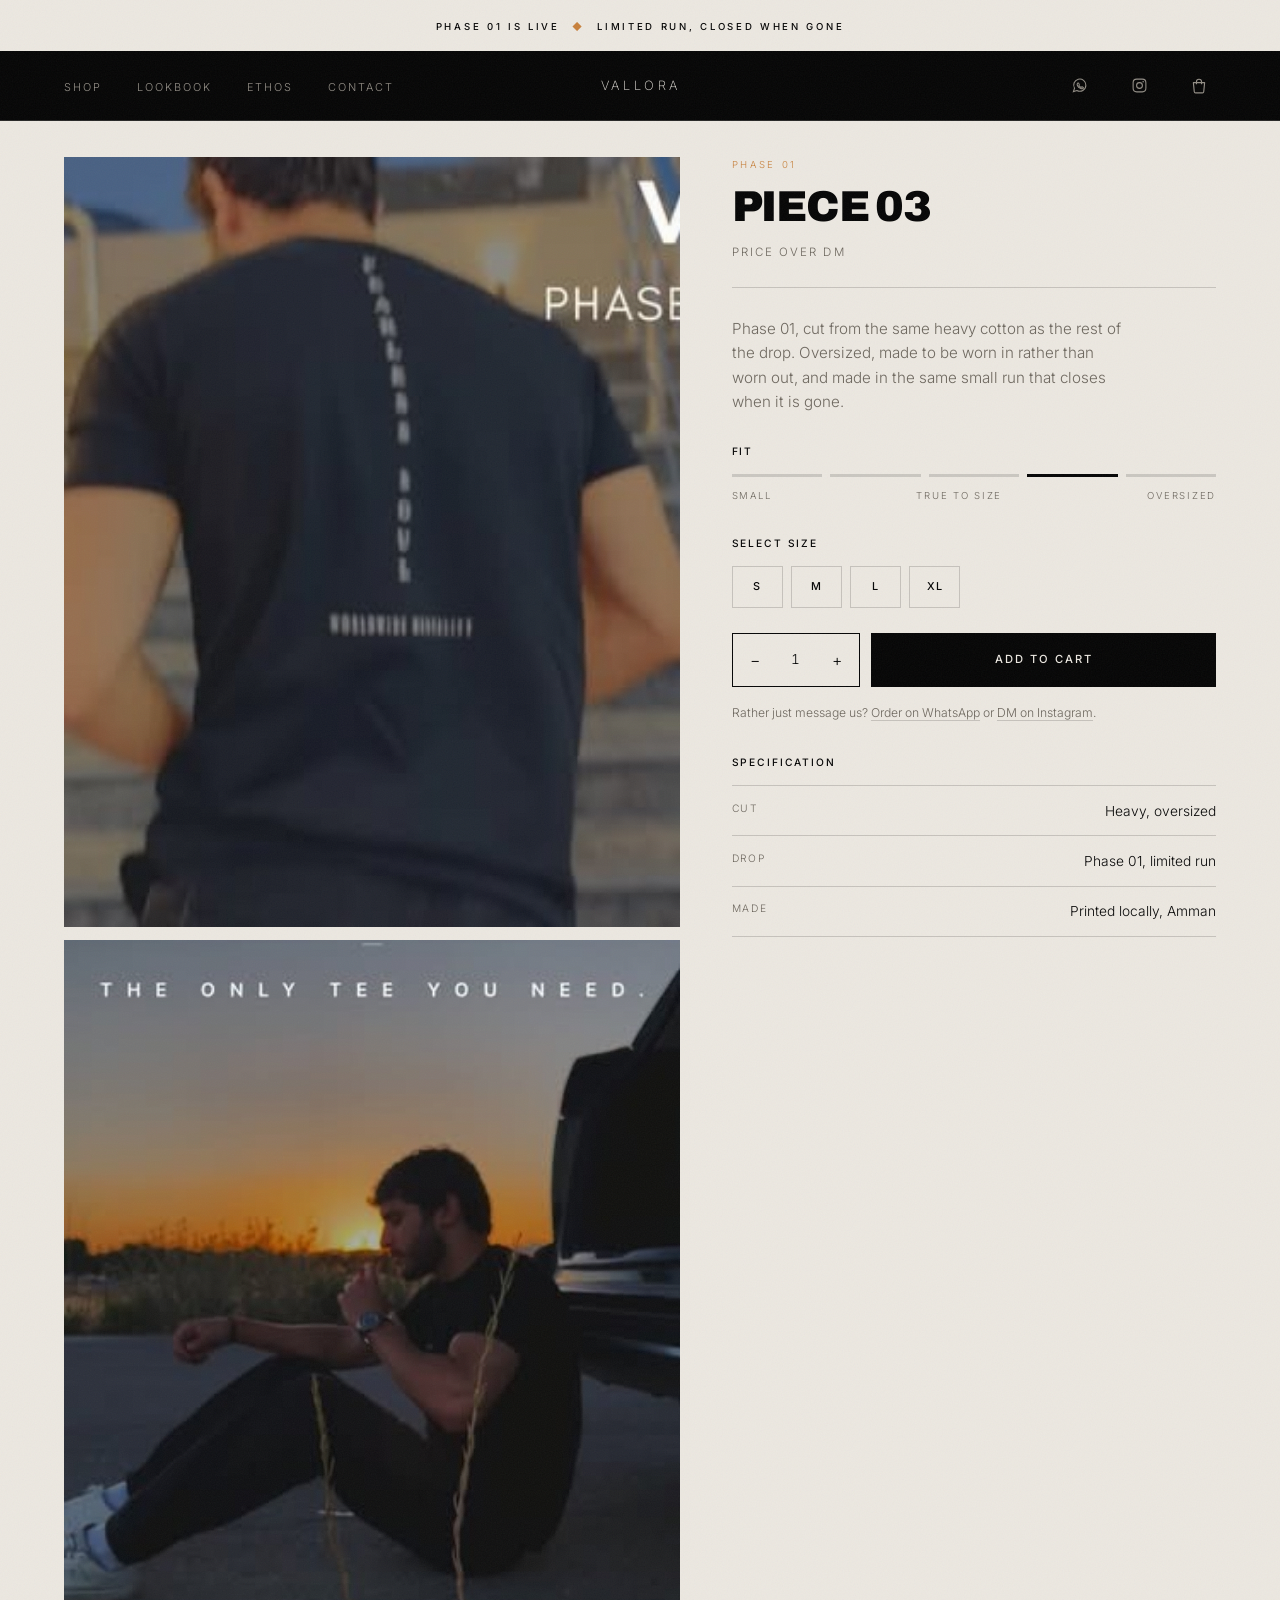
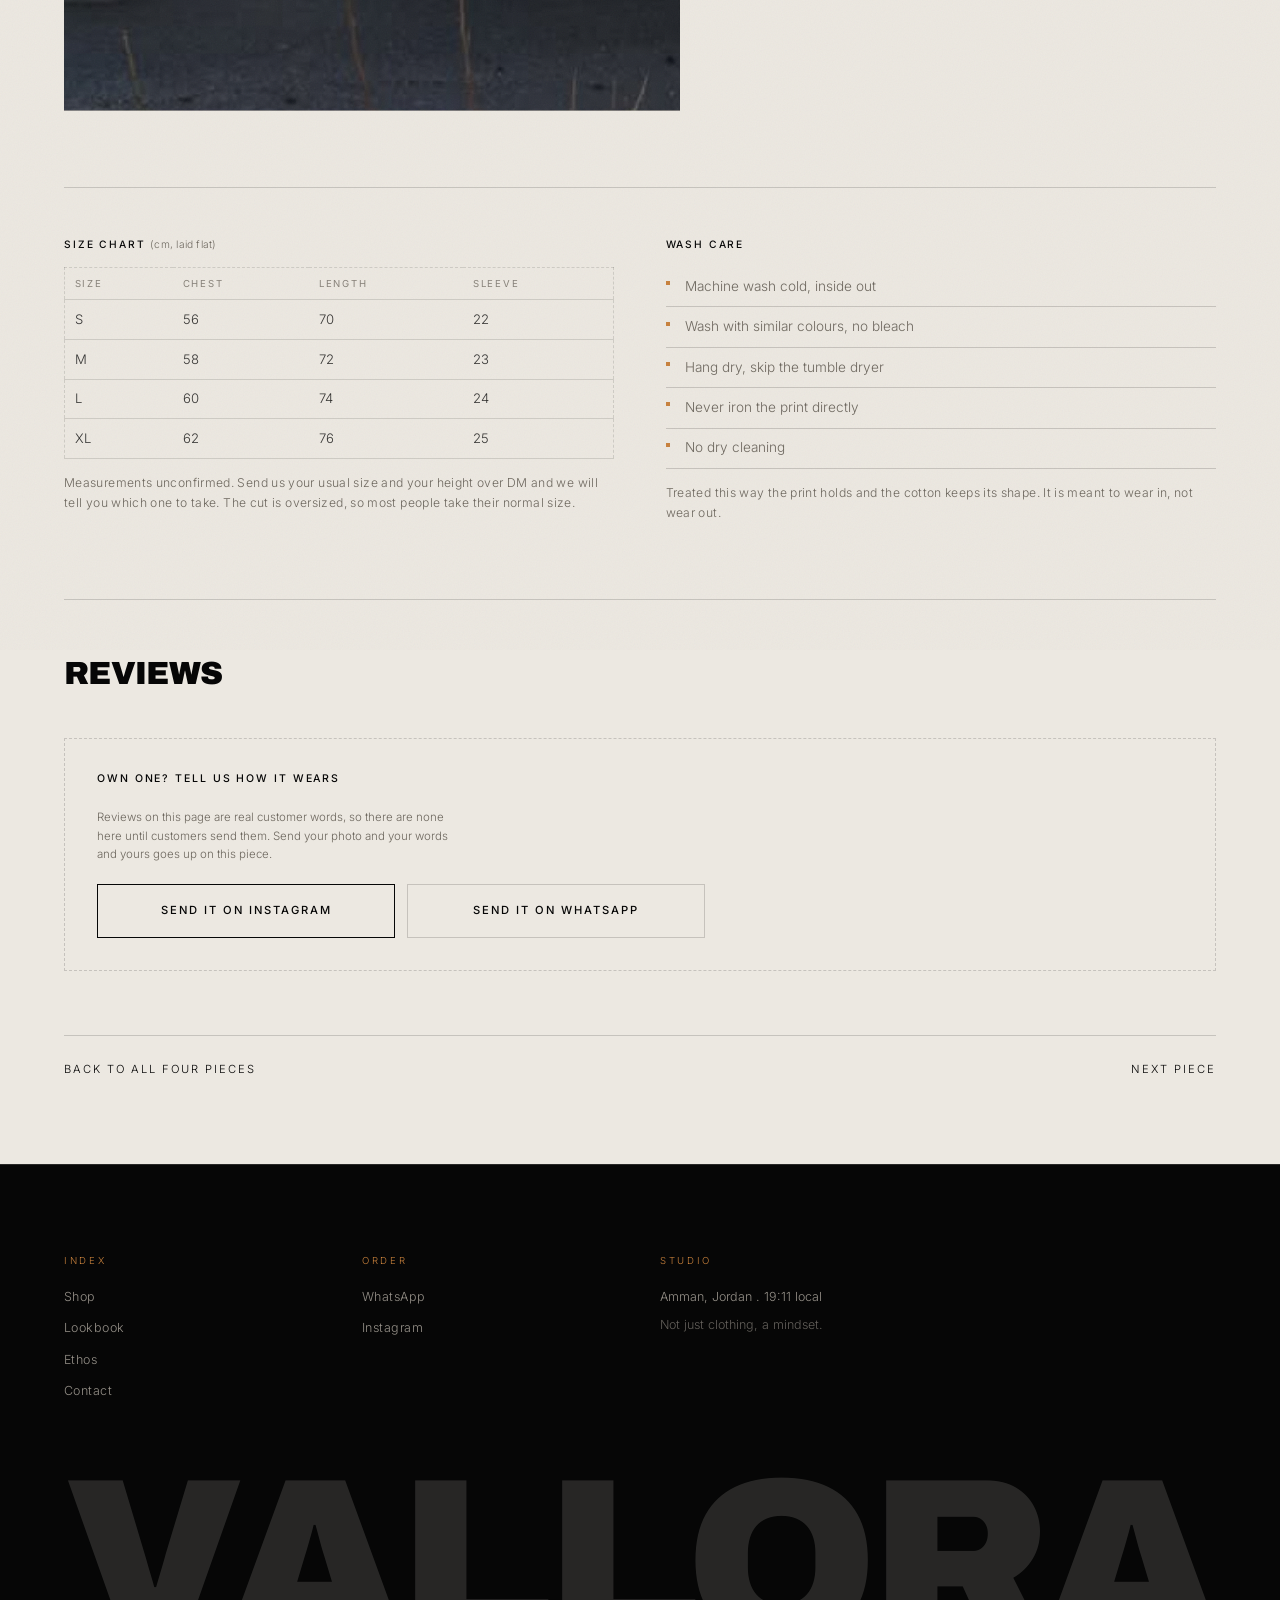
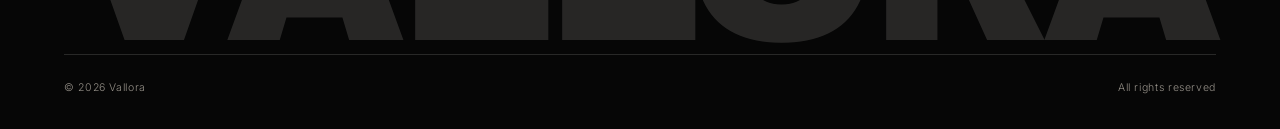
<file: shop/piece-03.html>
<!DOCTYPE html>
<html lang="en">
<head>
<meta charset="utf-8">
<meta name="viewport" content="width=device-width, initial-scale=1">
<title>Piece 03 . VALLORA Phase 01</title>
<meta name="description" content="Piece 03 of VALLORA Phase 01. Heavy cotton, oversized cut, limited run. Size chart, wash care and reviews.">
<meta name="theme-color" content="#060606">
<meta property="og:title" content="Piece 03 . VALLORA Phase 01">
<meta property="og:image" content="https://mawccu.github.io/vallora/assets/img/vallora-10.jpg">

<link rel="icon" href="../assets/img/vallora-00.jpg">
<link rel="preconnect" href="https://fonts.googleapis.com">
<link rel="preconnect" href="https://fonts.gstatic.com" crossorigin>
<link href="https://fonts.googleapis.com/css2?family=Archivo:wght@500;700;900&family=Inter:wght@200;300;400;500&display=swap" rel="stylesheet">
<link rel="stylesheet" href="../assets/css/style.css">

<script>
  document.documentElement.className += ' js';
  setTimeout(function () {
    if (!window.__valloraReady) {
      document.documentElement.className =
        document.documentElement.className.replace(/\bjs\b/, '');
    }
  }, 3000);
</script>
</head>
<body>

<a class="skip" href="#main">Skip to content</a>

<div class="grain" aria-hidden="true"></div>
<div class="progress" aria-hidden="true"><span></span></div>

<div class="cursor" aria-hidden="true">
  <div class="cursor__ring"><span class="cursor__label"></span></div>
  <div class="cursor__dot"></div>
</div>

<div class="top top--solid" id="top-bar">
  <p class="bar">Phase 01 is live <i>&#9670;</i> Limited run, closed when gone</p>

  <header class="nav">
    <div class="nav__inner">
      <button class="burger" id="burger" aria-label="Menu" aria-expanded="false" aria-controls="mobileMenu">
        <span></span><span></span>
      </button>

      <nav class="nav__links" aria-label="Primary">
        <a href="./"><span>Shop</span></a>
        <a href="../lookbook/"><span>Lookbook</span></a>
        <a href="../ethos/"><span>Ethos</span></a>
        <a href="../contact/"><span>Contact</span></a>
      </nav>

      <a class="wordmark wordmark--sm nav__brand" href="../" aria-label="Vallora home">VALLORA</a>

      <div class="nav__side">
        <a class="nav__ico" href="https://wa.me/000000000000" target="_blank" rel="noopener" aria-label="WhatsApp">
          <svg viewBox="0 0 24 24" aria-hidden="true"><path d="M21 11.6a8.6 8.6 0 0 1-12.7 7.5L3.4 20.6l1.6-4.8A8.6 8.6 0 1 1 21 11.6Z"/><path d="M8.9 9.3c.3-.7.6-.7.9-.7h.5c.2 0 .5 0 .7.5l.7 1.6c.1.2.1.4 0 .6l-.4.5c-.1.2-.2.3 0 .6a6 6 0 0 0 2.6 2.2c.3.1.4 0 .6-.1l.6-.7c.2-.2.4-.1.6 0l1.4.8c.2.1.3.2.3.4 0 .5-.3 1.2-1.1 1.5-.8.3-1.7.2-3.2-.5a9.2 9.2 0 0 1-3.9-3.8c-.6-1.1-.6-2.2-.3-2.9Z"/></svg>
        </a>
        <a class="nav__ico" href="https://www.instagram.com/vallorawear/" target="_blank" rel="noopener" aria-label="Instagram">
          <svg viewBox="0 0 24 24" aria-hidden="true"><rect x="3" y="3" width="18" height="18" rx="5"/><circle cx="12" cy="12" r="4.1"/><circle cx="17.2" cy="6.8" r="1.1" fill="currentColor" stroke="none"/></svg>
        </a>
      </div>
    </div>
  </header>
</div>

<div class="mobile-menu" id="mobileMenu" hidden>
  <nav aria-label="Mobile">
    <a href="./"><em>01</em> Shop</a>
    <a href="../lookbook/"><em>02</em> Lookbook</a>
    <a href="../ethos/"><em>03</em> Ethos</a>
    <a href="../contact/"><em>04</em> Contact</a>
    <a class="mobile-menu__cta" href="https://www.instagram.com/vallorawear/" target="_blank" rel="noopener">DM to order</a>
  </nav>
</div>

<!-- TO RENAME THIS PIECE: change the <title>, the data-name below, the <h1>,
     and the label in shop/index.html and index.html. The slug (data-product,
     data-reviews, the filename, and the keys in config.js and setup.sql) is
     what ties orders and reviews together, so leave it alone unless you also
     change it in those four places. -->
<main id="main" class="page store pdp"
      data-product="piece-03"
      data-name="Piece 03"
      data-img="assets/img/vallora-10.jpg"
      data-href="shop/piece-03.html">
  <div class="wrap">

    <nav class="crumbs" aria-label="Breadcrumb">
      <a href="../">Home</a><i>/</i><a href="./">Shop</a><i>/</i><span>Piece 03</span>
    </nav>

    <div class="pdp__grid">

      <div class="pdp__media">
        <figure class="pdp__shot unmask">
          <img src="../assets/img/vallora-10.jpg" alt="Piece 03 worn with denim, full length" fetchpriority="high">
        </figure>
        <figure class="pdp__shot unmask" data-delay="1">
          <img src="../assets/img/vallora-05.jpg" alt="Piece 03 worn riding out" loading="lazy">
        </figure>
      </div>

      <div class="pdp__panel">
        <p class="pdp__eyebrow">Phase 01</p>
        <h1 class="pdp__name">Piece 03</h1>
        <p class="pdp__price" data-price-slot>Price over DM</p>

        <p class="pdp__lede">Phase 01, cut from the same heavy cotton as the rest of
          the drop. Oversized, made to be worn in rather than worn out, and made in
          the same small run that closes when it is gone.</p>

        <div class="fit">
          <h2 class="panel__label">Fit</h2>
          <div class="fit__scale" role="img" aria-label="Runs oversized">
            <span></span><span></span><span></span><span class="is-on"></span><span></span>
          </div>
          <div class="fit__labels" aria-hidden="true">
            <span>Small</span><span>True to size</span><span>Oversized</span>
          </div>
        </div>

        <h2 class="panel__label">Select size</h2>
        <div class="chips">
          <button type="button" class="chip" data-size="S" aria-pressed="false">S</button>
          <button type="button" class="chip" data-size="M" aria-pressed="false">M</button>
          <button type="button" class="chip" data-size="L" aria-pressed="false">L</button>
          <button type="button" class="chip" data-size="XL" aria-pressed="false">XL</button>
        </div>

        <div class="buy">
          <div class="qty">
            <button type="button" data-qty-act="dec" aria-label="One fewer">&minus;</button>
            <span data-qty-val>1</span>
            <button type="button" data-qty-act="inc" aria-label="One more">+</button>
          </div>
          <button class="btn btn--solid" type="button" data-add>Add to cart</button>
          <p class="buy__err" data-add-err hidden></p>
        </div>

        <p class="pdp__alt">Rather just message us? <a data-order-wa
           href="https://wa.me/000000000000" target="_blank" rel="noopener">Order on WhatsApp</a>
           or <a href="https://www.instagram.com/vallorawear/" target="_blank" rel="noopener">DM on Instagram</a>.</p>

        <h2 class="panel__label">Specification</h2>
        <dl class="specs">
          <div><dt>Cut</dt><dd>Heavy, oversized</dd></div>
          <div><dt>Drop</dt><dd>Phase 01, limited run</dd></div>
          <div><dt>Made</dt><dd>Printed locally, Amman</dd></div>
        </dl>
      </div>

    </div>

    <div class="pdp__detail">
      <section>
        <h2 class="panel__label">Size chart <em>(cm, laid flat)</em></h2>
        <!-- TODO: confirm these measurements. Dashed until the brand does. -->
        <table class="sizes is-placeholder">
          <thead><tr><th>Size</th><th>Chest</th><th>Length</th><th>Sleeve</th></tr></thead>
          <tbody>
            <tr><td>S</td><td>56</td><td>70</td><td>22</td></tr>
            <tr><td>M</td><td>58</td><td>72</td><td>23</td></tr>
            <tr><td>L</td><td>60</td><td>74</td><td>24</td></tr>
            <tr><td>XL</td><td>62</td><td>76</td><td>25</td></tr>
          </tbody>
        </table>
        <p class="note">Measurements unconfirmed. Send us your usual size and your
          height over DM and we will tell you which one to take. The cut is
          oversized, so most people take their normal size.</p>
      </section>

      <section>
        <h2 class="panel__label">Wash care</h2>
        <ul class="care">
          <li>Machine wash cold, inside out</li>
          <li>Wash with similar colours, no bleach</li>
          <li>Hang dry, skip the tumble dryer</li>
          <li>Never iron the print directly</li>
          <li>No dry cleaning</li>
        </ul>
        <p class="note">Treated this way the print holds and the cotton keeps its
          shape. It is meant to wear in, not wear out.</p>
      </section>
    </div>

    <section class="reviews" data-reviews="piece-03">
      <div class="reviews__head">
        <h2>Reviews</h2>
        <p class="page-head__count" data-review-count></p>
      </div>

      <div data-review-listwrap hidden>
        <div class="reviews__grid" data-review-list></div>
        <p class="reviews__empty" data-review-empty hidden>
          No reviews on this piece yet. If you own one, yours would be the first.
        </p>
      </div>

      <form class="rform" data-review-form hidden>
        <h3>Write a review</h3>

        <div class="rform__row">
          <div>
            <label for="r-name">Name</label>
            <input id="r-name" name="name" type="text" maxlength="40" required>
          </div>
          <div>
            <label for="r-city">City <span aria-hidden="true">(optional)</span></label>
            <input id="r-city" name="city" type="text" maxlength="40">
          </div>
          <div>
            <label for="r-size">Size you bought</label>
            <select id="r-size" name="size">
              <option value="">Not saying</option>
              <option value="S">S</option>
              <option value="M">M</option>
              <option value="L">L</option>
              <option value="XL">XL</option>
            </select>
          </div>
        </div>

        <div class="rform__row">
          <div>
            <label for="r-rating">Rating</label>
            <select id="r-rating" name="rating" required>
              <option value="5">5 . Perfect</option>
              <option value="4">4 . Good</option>
              <option value="3">3 . Fine</option>
              <option value="2">2 . Not for me</option>
              <option value="1">1 . Bad</option>
            </select>
          </div>
        </div>

        <div>
          <label for="r-body">Your words</label>
          <textarea id="r-body" name="body" maxlength="600" required
                    placeholder="How does it fit, how does it wear, would you buy it again?"></textarea>
        </div>

        <div class="rform__hp" aria-hidden="true">
          <label for="r-web">Website</label>
          <input id="r-web" name="website" type="text" tabindex="-1" autocomplete="off">
        </div>

        <div class="rform__foot">
          <p class="rform__note">Reviews go up once we have read them. We never invent them
            and we never edit your words.</p>
          <button class="btn btn--solid magnetic" type="submit">Send review</button>
        </div>

        <p class="rform__msg" data-review-msg hidden></p>
      </form>

      <div class="rform rform--offline" data-review-offline>
        <h3>Own one? Tell us how it wears</h3>
        <p class="rform__note">Reviews on this page are real customer words, so there are
          none here until customers send them. Send your photo and your words and yours
          goes up on this piece.</p>
        <div class="panel__actions">
          <a class="btn magnetic" href="https://www.instagram.com/vallorawear/" target="_blank" rel="noopener">Send it on Instagram</a>
          <a class="btn btn--ghost magnetic" href="https://wa.me/000000000000" target="_blank" rel="noopener">Send it on WhatsApp</a>
        </div>
      </div>
    </section>

    <nav class="pdp__next">
      <a class="link" href="./"><span>Back to all four pieces</span></a>
      <a class="link" href="piece-04.html"><span>Next piece</span></a>
    </nav>

  </div>
</main>

<footer class="footer">
  <div class="wrap">
    <div class="footer__top">
      <div class="footer__col">
        <p class="footer__label">Index</p>
        <nav class="footer__nav" aria-label="Footer">
          <a href="./">Shop</a>
          <a href="../lookbook/">Lookbook</a>
          <a href="../ethos/">Ethos</a>
          <a href="../contact/">Contact</a>
        </nav>
      </div>
      <div class="footer__col">
        <p class="footer__label">Order</p>
        <nav class="footer__nav" aria-label="Order">
          <a href="https://wa.me/000000000000" target="_blank" rel="noopener">WhatsApp</a>
          <a href="https://www.instagram.com/vallorawear/" target="_blank" rel="noopener">Instagram</a>
        </nav>
      </div>
      <div class="footer__col footer__col--wide">
        <p class="footer__label">Studio</p>
        <p class="footer__note">Amman, Jordan . <span id="clock">--:--</span> local</p>
        <p class="footer__note footer__note--dim">Not just clothing, a mindset.</p>
      </div>
    </div>
  </div>

  <div class="footer__mark" aria-hidden="true"><span>VALLORA</span></div>

  <div class="wrap">
    <p class="footer__legal">
      <span>&copy; <span id="year">2026</span> Vallora</span>
      <span>All rights reserved</span>
    </p>
  </div>
</footer>

<script src="../assets/js/config.js"></script>
<script src="../assets/js/main.js"></script>
<script src="../assets/js/cart.js"></script>
</body>
</html>
</file>
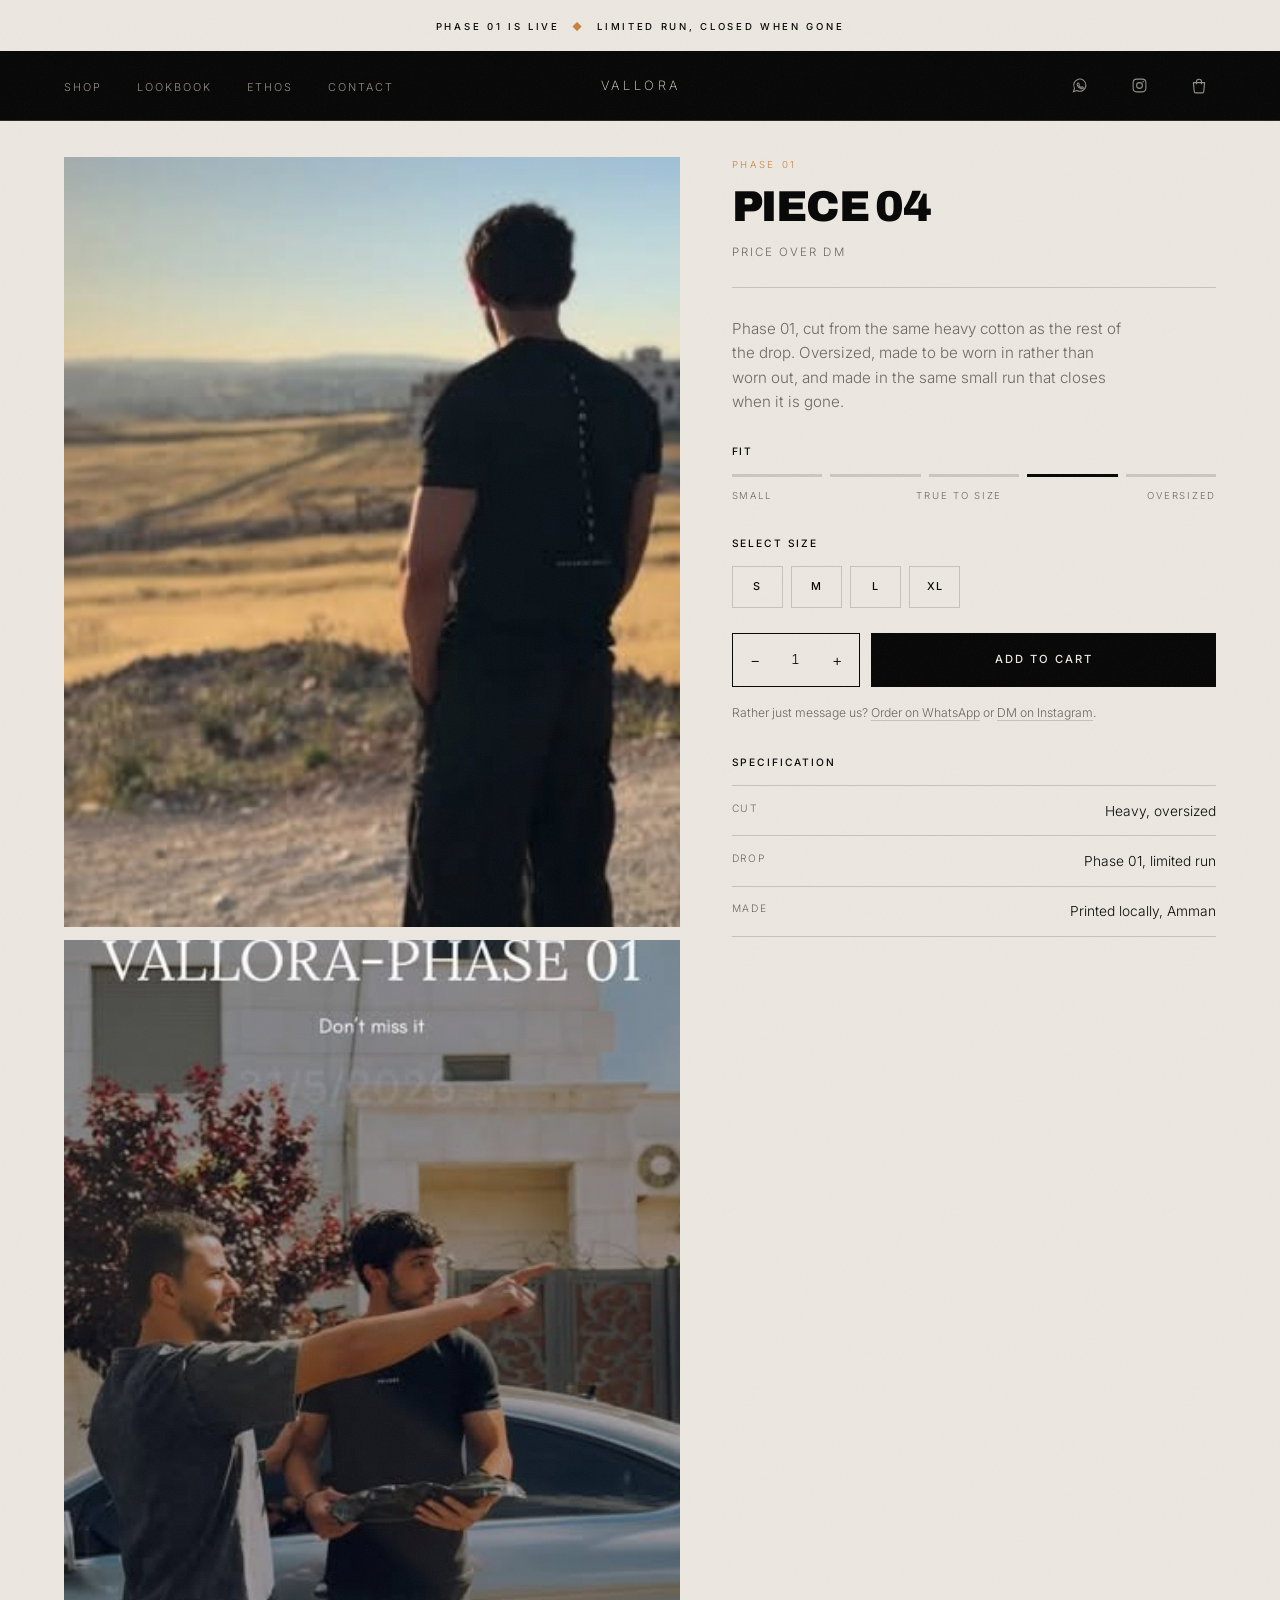
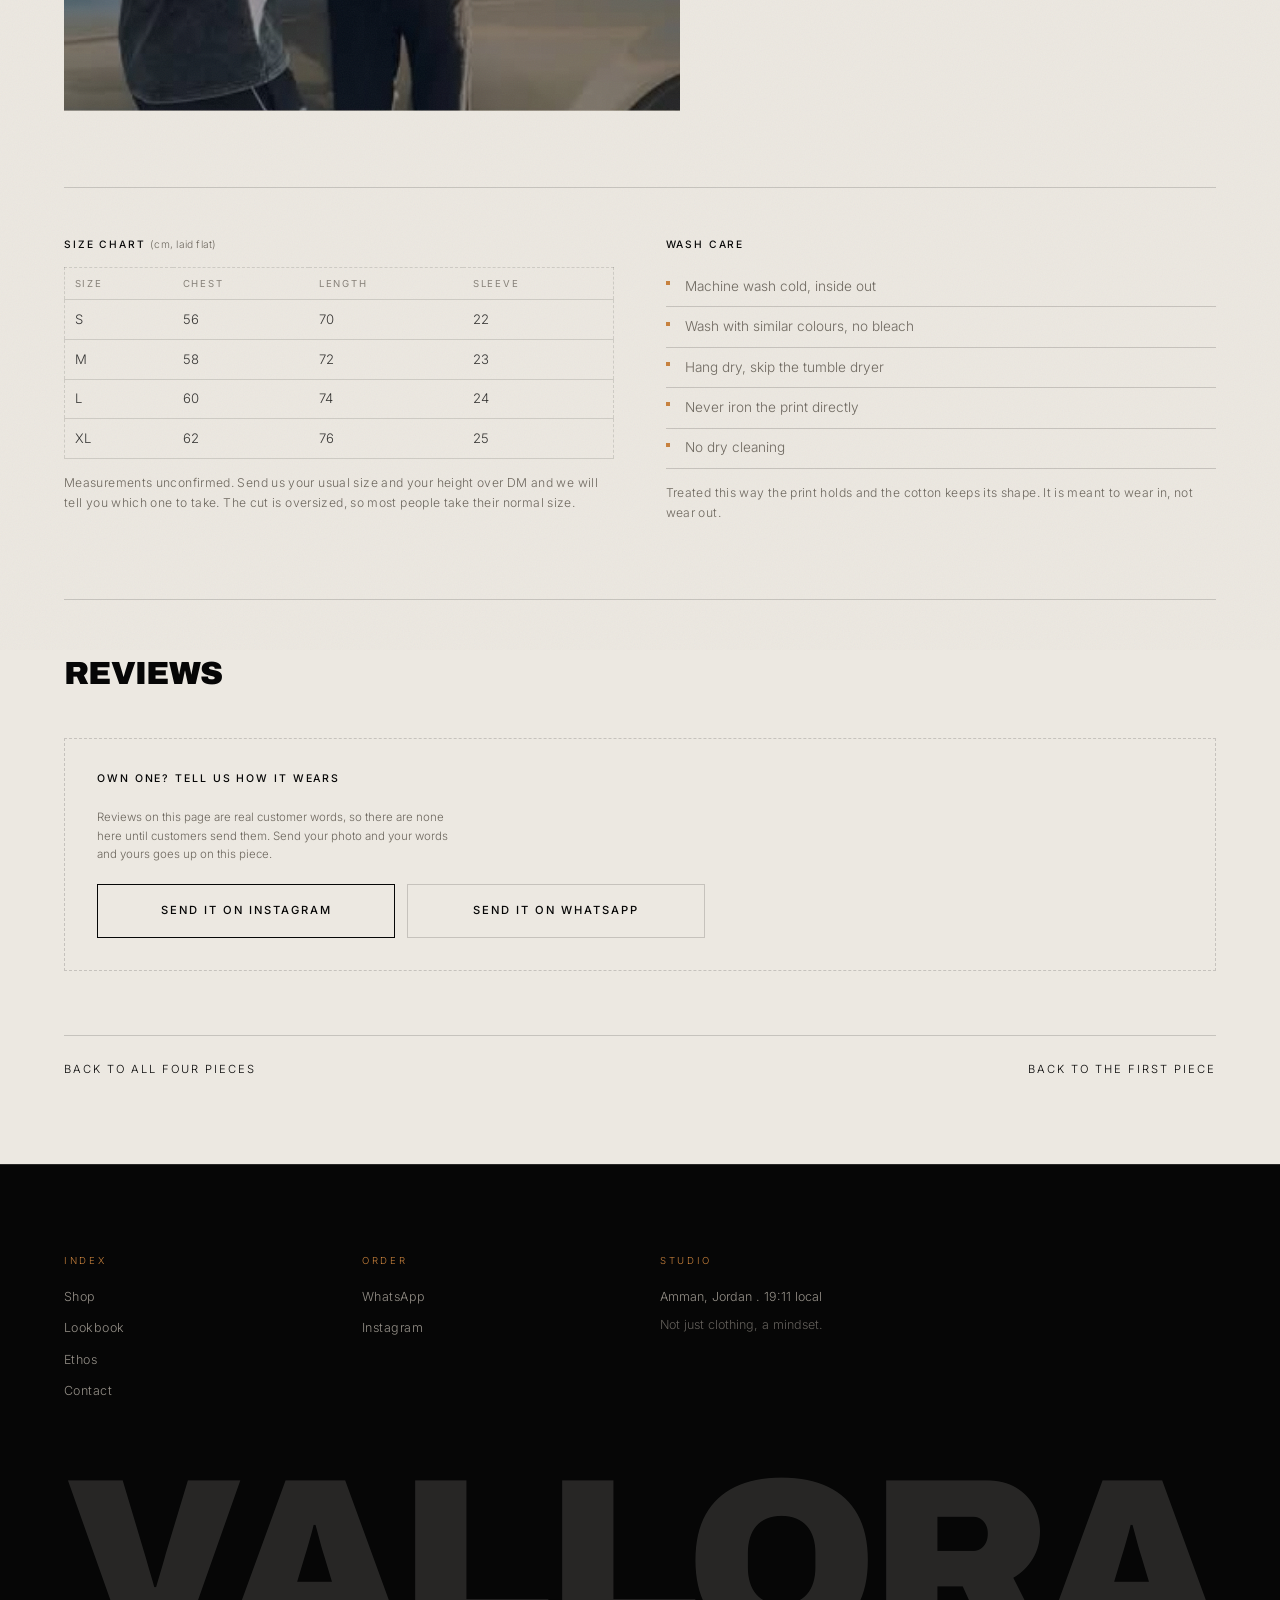
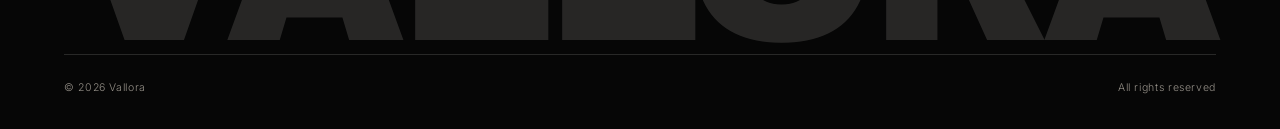
<file: shop/piece-04.html>
<!DOCTYPE html>
<html lang="en">
<head>
<meta charset="utf-8">
<meta name="viewport" content="width=device-width, initial-scale=1">
<title>Piece 04 . VALLORA Phase 01</title>
<meta name="description" content="Piece 04 of VALLORA Phase 01. Heavy cotton, oversized cut, limited run. Size chart, wash care and reviews.">
<meta name="theme-color" content="#060606">
<meta property="og:title" content="Piece 04 . VALLORA Phase 01">
<meta property="og:image" content="https://mawccu.github.io/vallora/assets/img/vallora-12.jpg">

<link rel="icon" href="../assets/img/vallora-00.jpg">
<link rel="preconnect" href="https://fonts.googleapis.com">
<link rel="preconnect" href="https://fonts.gstatic.com" crossorigin>
<link href="https://fonts.googleapis.com/css2?family=Archivo:wght@500;700;900&family=Inter:wght@200;300;400;500&display=swap" rel="stylesheet">
<link rel="stylesheet" href="../assets/css/style.css">

<script>
  document.documentElement.className += ' js';
  setTimeout(function () {
    if (!window.__valloraReady) {
      document.documentElement.className =
        document.documentElement.className.replace(/\bjs\b/, '');
    }
  }, 3000);
</script>
</head>
<body>

<a class="skip" href="#main">Skip to content</a>

<div class="grain" aria-hidden="true"></div>
<div class="progress" aria-hidden="true"><span></span></div>

<div class="cursor" aria-hidden="true">
  <div class="cursor__ring"><span class="cursor__label"></span></div>
  <div class="cursor__dot"></div>
</div>

<div class="top top--solid" id="top-bar">
  <p class="bar">Phase 01 is live <i>&#9670;</i> Limited run, closed when gone</p>

  <header class="nav">
    <div class="nav__inner">
      <button class="burger" id="burger" aria-label="Menu" aria-expanded="false" aria-controls="mobileMenu">
        <span></span><span></span>
      </button>

      <nav class="nav__links" aria-label="Primary">
        <a href="./"><span>Shop</span></a>
        <a href="../lookbook/"><span>Lookbook</span></a>
        <a href="../ethos/"><span>Ethos</span></a>
        <a href="../contact/"><span>Contact</span></a>
      </nav>

      <a class="wordmark wordmark--sm nav__brand" href="../" aria-label="Vallora home">VALLORA</a>

      <div class="nav__side">
        <a class="nav__ico" href="https://wa.me/000000000000" target="_blank" rel="noopener" aria-label="WhatsApp">
          <svg viewBox="0 0 24 24" aria-hidden="true"><path d="M21 11.6a8.6 8.6 0 0 1-12.7 7.5L3.4 20.6l1.6-4.8A8.6 8.6 0 1 1 21 11.6Z"/><path d="M8.9 9.3c.3-.7.6-.7.9-.7h.5c.2 0 .5 0 .7.5l.7 1.6c.1.2.1.4 0 .6l-.4.5c-.1.2-.2.3 0 .6a6 6 0 0 0 2.6 2.2c.3.1.4 0 .6-.1l.6-.7c.2-.2.4-.1.6 0l1.4.8c.2.1.3.2.3.4 0 .5-.3 1.2-1.1 1.5-.8.3-1.7.2-3.2-.5a9.2 9.2 0 0 1-3.9-3.8c-.6-1.1-.6-2.2-.3-2.9Z"/></svg>
        </a>
        <a class="nav__ico" href="https://www.instagram.com/vallorawear/" target="_blank" rel="noopener" aria-label="Instagram">
          <svg viewBox="0 0 24 24" aria-hidden="true"><rect x="3" y="3" width="18" height="18" rx="5"/><circle cx="12" cy="12" r="4.1"/><circle cx="17.2" cy="6.8" r="1.1" fill="currentColor" stroke="none"/></svg>
        </a>
      </div>
    </div>
  </header>
</div>

<div class="mobile-menu" id="mobileMenu" hidden>
  <nav aria-label="Mobile">
    <a href="./"><em>01</em> Shop</a>
    <a href="../lookbook/"><em>02</em> Lookbook</a>
    <a href="../ethos/"><em>03</em> Ethos</a>
    <a href="../contact/"><em>04</em> Contact</a>
    <a class="mobile-menu__cta" href="https://www.instagram.com/vallorawear/" target="_blank" rel="noopener">DM to order</a>
  </nav>
</div>

<!-- TO RENAME THIS PIECE: change the <title>, the data-name below, the <h1>,
     and the label in shop/index.html and index.html. The slug (data-product,
     data-reviews, the filename, and the keys in config.js and setup.sql) is
     what ties orders and reviews together, so leave it alone unless you also
     change it in those four places. -->
<main id="main" class="page store pdp"
      data-product="piece-04"
      data-name="Piece 04"
      data-img="assets/img/vallora-12.jpg"
      data-href="shop/piece-04.html">
  <div class="wrap">

    <nav class="crumbs" aria-label="Breadcrumb">
      <a href="../">Home</a><i>/</i><a href="./">Shop</a><i>/</i><span>Piece 04</span>
    </nav>

    <div class="pdp__grid">

      <div class="pdp__media">
        <figure class="pdp__shot unmask">
          <img src="../assets/img/vallora-12.jpg" alt="Piece 04 worn with denim, full length" fetchpriority="high">
        </figure>
        <figure class="pdp__shot unmask" data-delay="1">
          <img src="../assets/img/vallora-09.jpg" alt="Piece 04 worn riding out" loading="lazy">
        </figure>
      </div>

      <div class="pdp__panel">
        <p class="pdp__eyebrow">Phase 01</p>
        <h1 class="pdp__name">Piece 04</h1>
        <p class="pdp__price" data-price-slot>Price over DM</p>

        <p class="pdp__lede">Phase 01, cut from the same heavy cotton as the rest of
          the drop. Oversized, made to be worn in rather than worn out, and made in
          the same small run that closes when it is gone.</p>

        <div class="fit">
          <h2 class="panel__label">Fit</h2>
          <div class="fit__scale" role="img" aria-label="Runs oversized">
            <span></span><span></span><span></span><span class="is-on"></span><span></span>
          </div>
          <div class="fit__labels" aria-hidden="true">
            <span>Small</span><span>True to size</span><span>Oversized</span>
          </div>
        </div>

        <h2 class="panel__label">Select size</h2>
        <div class="chips">
          <button type="button" class="chip" data-size="S" aria-pressed="false">S</button>
          <button type="button" class="chip" data-size="M" aria-pressed="false">M</button>
          <button type="button" class="chip" data-size="L" aria-pressed="false">L</button>
          <button type="button" class="chip" data-size="XL" aria-pressed="false">XL</button>
        </div>

        <div class="buy">
          <div class="qty">
            <button type="button" data-qty-act="dec" aria-label="One fewer">&minus;</button>
            <span data-qty-val>1</span>
            <button type="button" data-qty-act="inc" aria-label="One more">+</button>
          </div>
          <button class="btn btn--solid" type="button" data-add>Add to cart</button>
          <p class="buy__err" data-add-err hidden></p>
        </div>

        <p class="pdp__alt">Rather just message us? <a data-order-wa
           href="https://wa.me/000000000000" target="_blank" rel="noopener">Order on WhatsApp</a>
           or <a href="https://www.instagram.com/vallorawear/" target="_blank" rel="noopener">DM on Instagram</a>.</p>

        <h2 class="panel__label">Specification</h2>
        <dl class="specs">
          <div><dt>Cut</dt><dd>Heavy, oversized</dd></div>
          <div><dt>Drop</dt><dd>Phase 01, limited run</dd></div>
          <div><dt>Made</dt><dd>Printed locally, Amman</dd></div>
        </dl>
      </div>

    </div>

    <div class="pdp__detail">
      <section>
        <h2 class="panel__label">Size chart <em>(cm, laid flat)</em></h2>
        <!-- TODO: confirm these measurements. Dashed until the brand does. -->
        <table class="sizes is-placeholder">
          <thead><tr><th>Size</th><th>Chest</th><th>Length</th><th>Sleeve</th></tr></thead>
          <tbody>
            <tr><td>S</td><td>56</td><td>70</td><td>22</td></tr>
            <tr><td>M</td><td>58</td><td>72</td><td>23</td></tr>
            <tr><td>L</td><td>60</td><td>74</td><td>24</td></tr>
            <tr><td>XL</td><td>62</td><td>76</td><td>25</td></tr>
          </tbody>
        </table>
        <p class="note">Measurements unconfirmed. Send us your usual size and your
          height over DM and we will tell you which one to take. The cut is
          oversized, so most people take their normal size.</p>
      </section>

      <section>
        <h2 class="panel__label">Wash care</h2>
        <ul class="care">
          <li>Machine wash cold, inside out</li>
          <li>Wash with similar colours, no bleach</li>
          <li>Hang dry, skip the tumble dryer</li>
          <li>Never iron the print directly</li>
          <li>No dry cleaning</li>
        </ul>
        <p class="note">Treated this way the print holds and the cotton keeps its
          shape. It is meant to wear in, not wear out.</p>
      </section>
    </div>

    <section class="reviews" data-reviews="piece-04">
      <div class="reviews__head">
        <h2>Reviews</h2>
        <p class="page-head__count" data-review-count></p>
      </div>

      <div data-review-listwrap hidden>
        <div class="reviews__grid" data-review-list></div>
        <p class="reviews__empty" data-review-empty hidden>
          No reviews on this piece yet. If you own one, yours would be the first.
        </p>
      </div>

      <form class="rform" data-review-form hidden>
        <h3>Write a review</h3>

        <div class="rform__row">
          <div>
            <label for="r-name">Name</label>
            <input id="r-name" name="name" type="text" maxlength="40" required>
          </div>
          <div>
            <label for="r-city">City <span aria-hidden="true">(optional)</span></label>
            <input id="r-city" name="city" type="text" maxlength="40">
          </div>
          <div>
            <label for="r-size">Size you bought</label>
            <select id="r-size" name="size">
              <option value="">Not saying</option>
              <option value="S">S</option>
              <option value="M">M</option>
              <option value="L">L</option>
              <option value="XL">XL</option>
            </select>
          </div>
        </div>

        <div class="rform__row">
          <div>
            <label for="r-rating">Rating</label>
            <select id="r-rating" name="rating" required>
              <option value="5">5 . Perfect</option>
              <option value="4">4 . Good</option>
              <option value="3">3 . Fine</option>
              <option value="2">2 . Not for me</option>
              <option value="1">1 . Bad</option>
            </select>
          </div>
        </div>

        <div>
          <label for="r-body">Your words</label>
          <textarea id="r-body" name="body" maxlength="600" required
                    placeholder="How does it fit, how does it wear, would you buy it again?"></textarea>
        </div>

        <div class="rform__hp" aria-hidden="true">
          <label for="r-web">Website</label>
          <input id="r-web" name="website" type="text" tabindex="-1" autocomplete="off">
        </div>

        <div class="rform__foot">
          <p class="rform__note">Reviews go up once we have read them. We never invent them
            and we never edit your words.</p>
          <button class="btn btn--solid magnetic" type="submit">Send review</button>
        </div>

        <p class="rform__msg" data-review-msg hidden></p>
      </form>

      <div class="rform rform--offline" data-review-offline>
        <h3>Own one? Tell us how it wears</h3>
        <p class="rform__note">Reviews on this page are real customer words, so there are
          none here until customers send them. Send your photo and your words and yours
          goes up on this piece.</p>
        <div class="panel__actions">
          <a class="btn magnetic" href="https://www.instagram.com/vallorawear/" target="_blank" rel="noopener">Send it on Instagram</a>
          <a class="btn btn--ghost magnetic" href="https://wa.me/000000000000" target="_blank" rel="noopener">Send it on WhatsApp</a>
        </div>
      </div>
    </section>

    <nav class="pdp__next">
      <a class="link" href="./"><span>Back to all four pieces</span></a>
      <a class="link" href="fearless-soul-tee.html"><span>Back to the first piece</span></a>
    </nav>

  </div>
</main>

<footer class="footer">
  <div class="wrap">
    <div class="footer__top">
      <div class="footer__col">
        <p class="footer__label">Index</p>
        <nav class="footer__nav" aria-label="Footer">
          <a href="./">Shop</a>
          <a href="../lookbook/">Lookbook</a>
          <a href="../ethos/">Ethos</a>
          <a href="../contact/">Contact</a>
        </nav>
      </div>
      <div class="footer__col">
        <p class="footer__label">Order</p>
        <nav class="footer__nav" aria-label="Order">
          <a href="https://wa.me/000000000000" target="_blank" rel="noopener">WhatsApp</a>
          <a href="https://www.instagram.com/vallorawear/" target="_blank" rel="noopener">Instagram</a>
        </nav>
      </div>
      <div class="footer__col footer__col--wide">
        <p class="footer__label">Studio</p>
        <p class="footer__note">Amman, Jordan . <span id="clock">--:--</span> local</p>
        <p class="footer__note footer__note--dim">Not just clothing, a mindset.</p>
      </div>
    </div>
  </div>

  <div class="footer__mark" aria-hidden="true"><span>VALLORA</span></div>

  <div class="wrap">
    <p class="footer__legal">
      <span>&copy; <span id="year">2026</span> Vallora</span>
      <span>All rights reserved</span>
    </p>
  </div>
</footer>

<script src="../assets/js/config.js"></script>
<script src="../assets/js/main.js"></script>
<script src="../assets/js/cart.js"></script>
</body>
</html>
</file>
<file: assets/css/style.css>
/* ============================================================
   VALLORA
   ------------------------------------------------------------
   Two grounds, one system. Everything colour-related reads from
   --fg / --bg / --dim / --line-c, which default to the dark
   brand ground here and are overridden in exactly one place
   (.shop) to flip that block to paper. That is why a button, a
   chip or a table needs no variant to work on either side.
   ============================================================ */

:root{
  --ink:#060606;
  --ink-2:#0e0e10;
  --ink-3:#16161a;
  --paper:#ece8e1;
  --paper-2:#e2ddd4;
  --paper-dim:#948f87;
  --ember:#c8813c;      /* pulled from the golden hour campaign frames */

  /* the theme hooks */
  --bg:var(--ink);
  --fg:var(--paper);
  --dim:var(--paper-dim);
  --line-c:rgba(236,232,225,.15);

  --wrap:1360px;
  --gut:clamp(20px,5vw,68px);

  --track-xl:.42em;
  --track-lg:.28em;
  --track-md:.18em;

  --ease:cubic-bezier(.22,.61,.36,1);
  --ease-mask:cubic-bezier(.76,0,.24,1);
}

*,*::before,*::after{box-sizing:border-box}

html{
  -webkit-text-size-adjust:100%;
  scroll-behavior:smooth;
}

body{
  margin:0;
  background:var(--ink);
  color:var(--paper);
  font-family:"Inter",system-ui,-apple-system,"Segoe UI",Roboto,sans-serif;
  font-weight:300;
  line-height:1.6;
  -webkit-font-smoothing:antialiased;
  overflow-x:hidden;
}

img{display:block;max-width:100%;height:auto}
a{color:inherit;text-decoration:none}
button{font:inherit;color:inherit;background:none;border:0;cursor:pointer}

::selection{background:var(--ember);color:var(--ink)}

.skip{
  position:absolute;left:-9999px;top:0;z-index:500;
  padding:12px 20px;background:var(--paper);color:var(--ink);
}
.skip:focus{left:12px;top:12px}

:focus-visible{outline:2px solid var(--ember);outline-offset:3px}

.wrap{
  width:100%;
  max-width:var(--wrap);
  margin-inline:auto;
  padding-inline:var(--gut);
}

/* ── grain ──────────────────────────────────────────────────
   Sits over everything. Does the heavy lifting of making 640px
   source photography read as film rather than as low res. */

.grain{
  position:fixed;inset:-150%;
  z-index:300;
  pointer-events:none;
  opacity:.05;
  background-image:url("data:image/svg+xml,%3Csvg xmlns='http://www.w3.org/2000/svg' width='220' height='220'%3E%3Cfilter id='n'%3E%3CfeTurbulence type='fractalNoise' baseFrequency='.82' numOctaves='4' stitchTiles='stitch'/%3E%3C/filter%3E%3Crect width='100%25' height='100%25' filter='url(%23n)'/%3E%3C/svg%3E");
  animation:grain 6s steps(6) infinite;
  will-change:transform;
}
@keyframes grain{
  0%{transform:translate(0,0)}
  20%{transform:translate(-6%,3%)}
  40%{transform:translate(4%,-5%)}
  60%{transform:translate(-3%,6%)}
  80%{transform:translate(6%,2%)}
  100%{transform:translate(0,0)}
}

/* ── scroll progress ────────────────────────────────────── */

.progress{
  position:fixed;top:0;left:0;z-index:200;
  width:100%;height:2px;
  pointer-events:none;
}
.progress span{
  display:block;height:100%;width:100%;
  background:var(--ember);
  transform:scaleX(0);
  transform-origin:left;
}

/* ── custom cursor ──────────────────────────────────────── */

.cursor{display:none}

@media (hover:hover) and (pointer:fine){
  .cursor{
    display:block;
    position:fixed;top:0;left:0;z-index:450;
    pointer-events:none;
    mix-blend-mode:difference;
    /* stays invisible until the pointer actually moves, otherwise it parks
       in the middle of the hero on load */
    opacity:0;
    transition:opacity .3s var(--ease);
  }
  .cursor.is-live{opacity:1}
  .cursor__dot,.cursor__ring{
    position:fixed;top:0;left:0;
    border-radius:50%;
    transform:translate(-50%,-50%);
  }
  .cursor__dot{width:5px;height:5px;background:var(--paper)}
  .cursor__ring{
    width:34px;height:34px;
    border:1px solid rgba(236,232,225,.5);
    display:grid;place-items:center;
    transition:width .4s var(--ease),height .4s var(--ease),
               background .4s var(--ease),border-color .4s var(--ease);
  }
  .cursor__label{
    font-size:.5rem;
    letter-spacing:var(--track-md);
    text-transform:uppercase;
    color:var(--ink);
    opacity:0;
    white-space:nowrap;
    transition:opacity .3s var(--ease);
  }
  .cursor.is-hover .cursor__ring{
    width:52px;height:52px;
    background:rgba(236,232,225,.16);
    border-color:transparent;
  }
  .cursor.is-view .cursor__ring{
    width:84px;height:84px;
    background:var(--paper);
    border-color:transparent;
  }
  .cursor.is-view .cursor__label{opacity:1}
  .cursor.is-view .cursor__dot{opacity:0}

  /* the real pointer would fight the custom one */
  .js body,.js a,.js button{cursor:none}
}

/* ── loader ─────────────────────────────────────────────────
   Only ever shown when scripting is alive, and main.js carries a
   hard timeout that lifts it regardless of what the image counter
   reports. A curtain must never be able to stay down. */

.loader{display:none}

.js .loader{
  display:grid;
  position:fixed;inset:0;z-index:400;
  place-content:center;
  justify-items:center;
  gap:1.6rem;
  background:var(--ink);
  transition:clip-path 1.05s var(--ease-mask);
  clip-path:inset(0 0 0 0);
}
.js .loader.is-out{clip-path:inset(0 0 100% 0)}
.js .loader.is-done{display:none}

.loader__mark{
  font-size:clamp(1.1rem,3.4vw,2rem);
  font-weight:200;
  letter-spacing:var(--track-xl);
  text-indent:var(--track-xl);
}
.loader__meta{
  display:flex;
  align-items:baseline;
  gap:2.4rem;
  font-size:.64rem;
  letter-spacing:var(--track-lg);
  text-transform:uppercase;
  color:var(--dim);
}
.loader__pct{
  font-family:"Archivo",sans-serif;
  font-weight:700;
  font-size:.9rem;
  letter-spacing:.06em;
  color:var(--paper);
  font-variant-numeric:tabular-nums;
}
.loader__bar{
  width:min(240px,52vw);height:1px;
  background:var(--line-c);
  overflow:hidden;
}
.loader__bar span{
  display:block;height:100%;width:100%;
  background:var(--paper);
  transform:scaleX(0);
  transform-origin:left;
  transition:transform .35s linear;
}

/* ── type ───────────────────────────────────────────────── */

.wordmark{
  font-weight:200;
  letter-spacing:var(--track-xl);
  text-transform:uppercase;
  margin:0;
  /* letter-spacing leaves a trailing gap after the last glyph, so a centred
     line reads half that gap too far left. compensate by half, not all of it. */
  text-indent:calc(var(--track-xl) / 2);
}
.wordmark--sm{font-size:.8rem;letter-spacing:var(--track-lg);text-indent:calc(var(--track-lg) / 2)}
.wordmark--hero{
  font-size:clamp(2.7rem,12.5vw,10rem);
  line-height:1;
  margin:.14em 0 0;
}

/* the heavy voice: everything the brand states rather than whispers */
.display{
  margin:0;
  font-family:"Archivo",sans-serif;
  font-weight:900;
  font-size:clamp(2.3rem,7.6vw,6.4rem);
  line-height:.94;
  letter-spacing:-.028em;
  text-transform:uppercase;
}
/* the accent needs its own hook: the line splitter wraps the whole heading in
   spans of its own, so a bare `.display span` would paint every line ember */
.display .hl{color:var(--ember)}

/* outline cut, used once so it stays an event */
.display--outline{
  color:transparent;
  -webkit-text-stroke:1px var(--fg);
  paint-order:stroke fill;
}

.eyebrow{
  margin:0 0 1.2rem;
  font-size:.66rem;
  font-weight:400;
  letter-spacing:var(--track-lg);
  text-transform:uppercase;
  color:var(--dim);
}
.idx{color:var(--ember);margin-right:.7em}

.h3{
  margin:0 0 1.2rem;
  font-family:"Archivo",sans-serif;
  font-weight:700;
  font-size:clamp(1.6rem,3.4vw,2.6rem);
  line-height:1.05;
  letter-spacing:-.02em;
  text-transform:uppercase;
}

.lede{
  color:var(--dim);
  font-size:clamp(1rem,1.5vw,1.12rem);
  max-width:46ch;
}

.note{
  margin:.9rem 0 0;
  font-size:.76rem;
  line-height:1.6;
  letter-spacing:.03em;
  color:var(--dim);
}
.note a{border-bottom:1px solid var(--line-c)}
.note a:hover{border-color:var(--ember);color:var(--fg)}

/* underlined text link with a rule that draws in from the left */
.link{
  display:inline-block;
  font-size:.7rem;
  letter-spacing:var(--track-md);
  text-transform:uppercase;
  color:var(--fg);
}
.link span{position:relative;display:inline-block;padding-bottom:.4em}
.link span::after{
  content:"";
  position:absolute;left:0;bottom:0;
  width:100%;height:1px;
  background:currentColor;
  transform:scaleX(0);
  transform-origin:right;
  transition:transform .55s var(--ease-mask);
}
.link:hover span::after{transform:scaleX(1);transform-origin:left}

/* ── buttons ────────────────────────────────────────────── */

.btn{
  position:relative;
  display:inline-flex;
  align-items:center;
  justify-content:center;
  padding:1.05rem 2.3rem;
  border:1px solid var(--fg);
  color:var(--fg);
  font-size:.7rem;
  font-weight:500;
  letter-spacing:var(--track-md);
  text-transform:uppercase;
  overflow:hidden;
  z-index:0;
  transition:color .5s var(--ease),border-color .5s var(--ease);
}
/* wipe fill rather than a flat colour swap */
.btn::before{
  content:"";
  position:absolute;inset:0;z-index:-1;
  background:var(--fg);
  transform:scaleY(0);
  transform-origin:bottom;
  transition:transform .55s var(--ease-mask);
}
.btn:hover{color:var(--bg)}
.btn:hover::before{transform:scaleY(1)}

.btn--solid{background:var(--fg);color:var(--bg)}
.btn--solid::before{background:var(--bg);transform-origin:top}
.btn--solid:hover{color:var(--fg)}
.btn--solid:hover::before{transform:scaleY(1);transform-origin:bottom}

.btn--ghost{border-color:var(--line-c)}
.btn--ghost:hover{border-color:var(--fg)}

.btn--sm{padding:.72rem 1.5rem;font-size:.64rem}

.magnetic{will-change:transform}

/* ── nav ────────────────────────────────────────────────── */

/* The whole top block is one fixed unit, so the nav never has to do layout
   maths to sit under the announcement bar. Scrolling collapses the bar and
   leaves the nav where it already was. */
.top{position:fixed;inset:0 0 auto;z-index:100}

/* announcement bar, collapses out of the way once you start scrolling */
.bar{
  overflow:hidden;
  padding:.6rem var(--gut);
  background:var(--paper);
  color:var(--ink);
  text-align:center;
  font-size:.6rem;
  font-weight:500;
  letter-spacing:var(--track-lg);
  text-transform:uppercase;
}
.bar a{border-bottom:1px solid rgba(6,6,6,.35);padding-bottom:1px}
.bar i{font-style:normal;color:var(--ember);margin-inline:.7em}
.bar{
  height:2rem;
  transition:height .45s var(--ease),opacity .35s var(--ease);
}
.top.is-stuck .bar{height:0;opacity:0;padding-block:0}

.nav{
  transition:background .5s var(--ease),backdrop-filter .5s var(--ease),
             border-color .5s var(--ease);
  border-bottom:1px solid transparent;
}
.top.is-stuck .nav{
  background:rgba(6,6,6,.72);
  backdrop-filter:blur(16px) saturate(1.2);
  -webkit-backdrop-filter:blur(16px) saturate(1.2);
  border-bottom-color:var(--line-c);
}
/* get out of the way on the way down, come back on the way up */
.top.is-hidden{transform:translateY(-101%)}
.top{transition:transform .55s var(--ease)}

/* Inner pages open on a solid nav rather than a transparent one. The landing
   is the only page whose first screen is a photograph for the nav to sit on,
   and over the paper store ground a transparent nav would be invisible. */
/* the .is-stuck rule above carries one more class, so an inner page's nav has
   to match that weight or it goes translucent the moment you scroll */
.top--solid .nav,
.top--solid.is-stuck .nav{
  background:var(--ink);
  backdrop-filter:none;
  -webkit-backdrop-filter:none;
  border-bottom-color:var(--line-c);
}

/* the wordmark is the logo on the landing, so it carries a little more weight
   there than it does as a back-to-home link on an inner page */
.top--home .wordmark--sm{font-size:.95rem}

/* three tracks, so the wordmark is centred on the VIEWPORT and not merely
   placed between two runs of links that happen to differ in width */
.nav__inner{
  max-width:var(--wrap);
  margin-inline:auto;
  padding:1.1rem var(--gut);
  display:grid;
  grid-template-columns:1fr auto 1fr;
  align-items:center;
  gap:1.5rem;
}
.nav__brand{justify-self:center;grid-column:2}

.nav__links{
  grid-column:1;
  display:flex;
  gap:2.2rem;
}
.nav__side{
  grid-column:3;
  justify-self:end;
  display:flex;
  align-items:center;
  gap:1.6rem;
}
.nav__links a{
  display:block;
  height:1.25em;
  overflow:hidden;
  font-size:.68rem;
  letter-spacing:var(--track-md);
  text-transform:uppercase;
  color:var(--dim);
}
/* label rolls up and is replaced by a copy of itself */
.nav__links a span{
  display:block;
  transition:transform .5s var(--ease-mask);
}
.nav__links a span::after{
  content:attr(data-label);
  position:absolute;
  left:0;top:100%;
  color:var(--paper);
}
.nav__links a:hover span{transform:translateY(-100%)}

.nav__cta{
  display:inline-flex;
  align-items:center;
  gap:.6em;
  font-size:.66rem;
  letter-spacing:var(--track-md);
  text-transform:uppercase;
  color:var(--paper);
  white-space:nowrap;
  will-change:transform;
}
/* icon links: the reference puts account and bag here, this brand has no cart,
   so the two real order channels take that slot instead */
.nav__ico{
  display:grid;place-items:center;
  width:34px;height:34px;
  color:var(--dim);
  transition:color .35s var(--ease);
}
.nav__ico:hover{color:var(--paper)}
.nav__ico svg{width:17px;height:17px;fill:none;stroke:currentColor;stroke-width:1.5}
.nav__dot{
  width:6px;height:6px;
  border-radius:50%;
  background:var(--ember);
  animation:pulse 2.6s var(--ease) infinite;
}
@keyframes pulse{
  0%,100%{opacity:1;transform:scale(1)}
  50%{opacity:.35;transform:scale(.8)}
}

.burger{
  display:none;
  width:34px;height:34px;
  margin-left:auto;
  position:relative;
}
.burger span{
  position:absolute;left:6px;
  width:22px;height:1px;
  background:var(--paper);
  transition:transform .4s var(--ease),opacity .3s var(--ease);
}
.burger span:nth-child(1){top:14px}
.burger span:nth-child(2){top:20px}
.burger[aria-expanded="true"] span:nth-child(1){transform:translateY(3px) rotate(45deg)}
.burger[aria-expanded="true"] span:nth-child(2){transform:translateY(-3px) rotate(-45deg)}

.mobile-menu{
  position:fixed;inset:0;z-index:95;
  background:var(--ink);
  display:grid;place-items:center;
  opacity:0;
  transition:opacity .4s var(--ease);
}
.mobile-menu.is-open{opacity:1}
.mobile-menu nav{
  display:flex;flex-direction:column;
  gap:1.6rem;
  width:min(420px,80vw);
}
.mobile-menu a{
  display:flex;
  align-items:baseline;
  gap:1rem;
  font-family:"Archivo",sans-serif;
  font-weight:700;
  font-size:1.7rem;
  letter-spacing:-.01em;
  text-transform:uppercase;
}
.mobile-menu a em{
  font-family:"Inter",sans-serif;
  font-style:normal;
  font-weight:300;
  font-size:.62rem;
  letter-spacing:var(--track-md);
  color:var(--ember);
}
.mobile-menu__cta{
  margin-top:1.4rem;
  padding:1rem 0;
  border-top:1px solid var(--line-c);
  font-size:.72rem !important;
  font-family:"Inter",sans-serif !important;
  font-weight:400 !important;
  letter-spacing:var(--track-md) !important;
  color:var(--dim);
}

/* ── hero ───────────────────────────────────────────────── */

/* The landing, following the client's reference: one full-bleed campaign
   frame, the drop title low in it, and exactly two doors in. The copy is
   anchored to the bottom third rather than centred, which is what leaves the
   photograph room to be the subject. */
.hero{
  position:relative;
  min-height:100svh;
  display:grid;
  align-content:end;
  justify-items:center;
  text-align:center;
  padding:9rem var(--gut) clamp(4.5rem,13vh,8rem);
  overflow:hidden;
  /* if a photo fails to load the gradient still reads as intentional */
  background:radial-gradient(120% 80% at 50% 0%,#1b1611 0%,var(--ink) 62%);
}

/* the one move made on the photography: it opens from a centre column to full
   bleed when the loader lifts. a mask, never a filter. */
.hero__mask{position:absolute;inset:0;overflow:hidden}
.js .hero__mask{
  clip-path:inset(0 32% 0 32%);
  transition:clip-path 1.5s var(--ease-mask);
}
.js .hero__mask.is-open{clip-path:inset(0 0 0 0)}

.hero__media{position:absolute;inset:-12% 0;will-change:transform}

.hero__slide{
  position:absolute;inset:0;
  opacity:0;
  transition:opacity 2.4s var(--ease);
}
.hero__slide.is-on{opacity:1}
.hero__slide img{
  width:100%;height:100%;
  object-fit:cover;
  object-position:center 38%;
  /* opacity only, and only so the hero copy stays legible over it */
  opacity:.52;
  transform:scale(1.09);
  animation:heroDrift 28s var(--ease) forwards;
}
@keyframes heroDrift{to{transform:scale(1)}}

.hero__scrim{
  position:absolute;inset:0;
  background:
    linear-gradient(to bottom,rgba(6,6,6,.7) 0%,rgba(6,6,6,.3) 40%,var(--ink) 97%),
    radial-gradient(70% 60% at 50% 45%,transparent 0%,rgba(6,6,6,.55) 100%);
}

/* the wordmark is sized against the viewport, not a text column, so the body
   is unconstrained and the prose inside carries its own measure */
.hero__body{position:relative;z-index:2;width:100%}

.hero__eyebrow{
  margin:0;
  font-size:.66rem;
  letter-spacing:var(--track-lg);
  text-transform:uppercase;
  color:var(--dim);
}

.hero__rule{
  width:min(360px,52vw);
  height:1px;
  margin:1.9rem auto 1.5rem;
  background:var(--line-c);
  overflow:hidden;
}
.hero__rule span{
  display:block;height:100%;width:100%;
  background:var(--ember);
  transform:scaleX(0);
  transform-origin:left;
  animation:ruleIn 1.4s var(--ease-mask) 1.1s forwards;
}
@keyframes ruleIn{to{transform:scaleX(1)}}

.hero__drop{
  margin:0 auto 1.8rem;
  font-family:"Archivo",sans-serif;
  font-size:clamp(.86rem,2.1vw,1.25rem);
  font-weight:700;
  letter-spacing:var(--track-lg);
  text-transform:uppercase;
  color:var(--paper);
}

/* side by side, and they stay side by side on a phone: the reference puts
   both doors on one line and that is the whole shape of the landing */
.hero__actions{
  display:flex;
  gap:.9rem;
  justify-content:center;
}
.hero__actions .btn{min-width:clamp(8rem,26vw,11rem)}

.hero__foot{
  position:absolute;
  left:0;right:0;bottom:1.6rem;
  z-index:2;
  padding-inline:var(--gut);
  display:flex;
  align-items:center;
  justify-content:space-between;
  gap:1rem;
}
.hero__coord{
  font-size:.6rem;
  letter-spacing:var(--track-md);
  text-transform:uppercase;
  color:var(--dim);
}

.hero__scroll{width:1px;height:40px;overflow:hidden;flex:none}
.hero__scroll-line{
  display:block;width:1px;height:100%;
  background:var(--paper-dim);
  animation:scrollLine 2.4s var(--ease) infinite;
}
@keyframes scrollLine{
  0%{transform:translateY(-100%)}
  60%,100%{transform:translateY(100%)}
}

/* ── ticker ─────────────────────────────────────────────── */

.marquee{
  border-block:1px solid var(--line-c);
  padding:1.15rem 0;
  overflow:hidden;
  white-space:nowrap;
  background:var(--ink);
}
.marquee__track{
  display:inline-flex;
  align-items:center;
  gap:2.6rem;
  padding-left:2.6rem;
  will-change:transform;
}
.marquee span{
  font-family:"Archivo",sans-serif;
  font-size:.76rem;
  font-weight:700;
  letter-spacing:var(--track-lg);
  text-transform:uppercase;
  color:var(--dim);
}
.marquee i{color:var(--ember);font-size:.5rem;font-style:normal}

/* drifts on CSS alone; main.js switches this off only once it takes over, so a
   failed script leaves a moving ticker rather than a dead one */
.marquee__track{animation:slide 40s linear infinite}
@keyframes slide{to{transform:translateX(-50%)}}

/* ── manifesto ──────────────────────────────────────────── */

.manifesto{padding:clamp(5rem,13vw,10rem) 0 clamp(4rem,10vw,7rem)}

.manifesto__text{
  margin:0;
  max-width:26ch;
  font-family:"Archivo",sans-serif;
  font-weight:500;
  font-size:clamp(1.35rem,3.5vw,2.6rem);
  line-height:1.16;
  letter-spacing:-.02em;
  text-transform:uppercase;
}
/* the word-by-word light-up only exists when the scroll loop is alive */
.js .manifesto__text .w{
  color:rgba(236,232,225,.2);
  transition:color .45s var(--ease);
}
.js .manifesto__text .w.is-lit{color:var(--paper)}

.manifesto__meta{
  margin-top:clamp(2.5rem,5vw,3.5rem);
  padding-top:1.4rem;
  border-top:1px solid var(--line-c);
  display:flex;
  justify-content:space-between;
  gap:1rem;
  font-size:.66rem;
  letter-spacing:var(--track-md);
  text-transform:uppercase;
  color:var(--dim);
}

/* ============================================================
   SHOP  ·  the inverted block
   ============================================================ */

.shop{
  --bg:var(--paper);
  --fg:var(--ink);
  --dim:#6d675e;
  --line-c:rgba(6,6,6,.16);
  background:var(--bg);
  color:var(--fg);
  padding:clamp(4.5rem,11vw,8.5rem) 0 clamp(5rem,12vw,9rem);
}
.shop ::selection{background:var(--ink);color:var(--paper)}

.shop__head{margin-bottom:clamp(2.6rem,5vw,4.2rem)}

.shop__headmeta{
  margin-top:clamp(1.8rem,3vw,2.6rem);
  padding-top:1.5rem;
  border-top:1px solid var(--line-c);
  display:flex;
  align-items:baseline;
  justify-content:space-between;
  gap:2rem;
}
.shop__headmeta p{margin:0;max-width:44ch;font-size:.92rem;color:var(--dim)}
.shop__count{
  flex:none;
  font-size:.66rem !important;
  letter-spacing:var(--track-md);
  text-transform:uppercase;
}
.shop__count em{
  font-family:"Archivo",sans-serif;
  font-style:normal;
  font-weight:900;
  font-size:1.5rem;
  letter-spacing:-.02em;
  color:var(--fg);
  margin-right:.4em;
}

.shop__grid{
  display:grid;
  grid-template-columns:repeat(4,1fr);
  gap:clamp(2rem,3vw,2.6rem) clamp(1rem,1.8vw,1.6rem);
  align-items:start;
}

/* ── product card ───────────────────────────────────────── */

.card{position:relative}

.card__media{
  position:relative;
  display:block;
  aspect-ratio:4/5;
  overflow:hidden;
  background:linear-gradient(150deg,#d8d3c9,#c9c3b8);
}
.card__img{
  position:absolute;inset:0;
  width:100%;height:100%;
  object-fit:cover;
  transition:transform 1.3s var(--ease),opacity .7s var(--ease);
}
/* second frame crossfades under the pointer, the standard store tell that a
   card has more than one photo behind it */
.card__img--alt{opacity:0}
.card__media:hover .card__img{transform:scale(1.06)}
.card__media:hover .card__img--alt{opacity:1}

.card__badge{
  position:absolute;top:0;left:0;z-index:2;
  padding:.5rem .8rem;
  background:var(--ink);
  color:var(--paper);
  font-size:.56rem;
  font-weight:500;
  letter-spacing:var(--track-md);
  text-transform:uppercase;
}
.card__badge--tbc{background:transparent;color:var(--ink);border:1px dashed rgba(6,6,6,.45)}

.card__no{
  position:absolute;top:.55rem;right:.8rem;z-index:2;
  font-family:"Archivo",sans-serif;
  font-weight:900;
  font-size:.8rem;
  letter-spacing:-.02em;
  color:rgba(255,255,255,.85);
  mix-blend-mode:difference;
}

/* quick look is an enhancement: no scripting, no button, the native
   <details> under the card carries the same content */
.card__open{
  position:absolute;left:0;right:0;bottom:0;z-index:2;
  display:none;
  padding:.95rem 1rem;
  background:var(--ink);
  color:var(--paper);
  font-size:.62rem;
  font-weight:500;
  letter-spacing:var(--track-md);
  text-transform:uppercase;
  transform:translateY(100%);
  transition:transform .45s var(--ease-mask);
}
.js .card__open{display:block}
.card__media:hover .card__open,
.card__open:focus-visible{transform:none}

.card__row{
  display:flex;
  justify-content:space-between;
  align-items:baseline;
  gap:1rem;
  margin-top:1.1rem;
}
.card__name{
  margin:0;
  font-size:.74rem;
  font-weight:500;
  letter-spacing:var(--track-md);
  text-transform:uppercase;
}
.card__name em{font-style:normal;color:var(--dim)}
.card__price{
  margin:0;
  flex:none;
  font-size:.66rem;
  letter-spacing:.06em;
  text-transform:uppercase;
  color:var(--dim);
}
.card__sub{
  margin:.45rem 0 0;
  font-size:.76rem;
  color:var(--dim);
}
.card__name a:hover{color:var(--ember)}

/* sizing help block under the shop grid */
.shop__foot{
  display:grid;
  grid-template-columns:1.2fr .8fr;
  align-items:center;
  gap:clamp(1.5rem,3vw,3rem);
  margin-top:clamp(3rem,6vw,5rem);
  padding-top:clamp(2rem,4vw,3rem);
  border-top:1px solid var(--line-c);
}
.shop__foot p{margin:0;max-width:42ch;font-size:.92rem;color:var(--dim)}
.shop__footcta{display:flex;flex-wrap:wrap;gap:.7rem;justify-content:flex-end}

.shop__more{margin:clamp(2.2rem,4vw,3rem) 0 0}

/* the three-up ethos summary on the landing. the long version, with the
   sticky stack, is the /ethos/ page. */
.brief{
  display:grid;
  grid-template-columns:repeat(3,1fr);
  gap:clamp(1.6rem,3vw,3rem);
  padding-top:clamp(1.5rem,3vw,2.5rem);
  border-top:1px solid var(--line-c);
}
.brief__no{
  display:block;
  margin-bottom:.9rem;
  font-family:"Archivo",sans-serif;
  font-weight:900;
  font-size:.72rem;
  color:var(--ember);
}
.brief__col h3{
  margin:0 0 .6rem;
  font-family:"Archivo",sans-serif;
  font-weight:700;
  font-size:clamp(1rem,1.7vw,1.25rem);
  letter-spacing:-.01em;
  text-transform:uppercase;
}
.brief__col p{margin:0;font-size:.9rem;color:var(--dim)}

/* placeholder cards: dashed, per the repo convention, so they cannot ship
   unnoticed with invented names on them */
.card--tbc .card__media{outline:1px dashed rgba(6,6,6,.4);outline-offset:-1px}
.card--tbc .card__img{opacity:.55;filter:grayscale(1)}
.card--tbc .card__media:hover .card__img{opacity:.7}
.card--tbc .card__name{color:var(--dim)}

/* native <details>, the no-JS path. main.js hides these and routes the same
   nodes into the overlay instead. */
.js .card__more{display:none}
.card__more{margin-top:1rem;border-top:1px solid var(--line-c)}
.card__more summary{
  list-style:none;
  cursor:pointer;
  padding:.9rem 0;
  font-size:.64rem;
  letter-spacing:var(--track-md);
  text-transform:uppercase;
  color:var(--dim);
}
.card__more summary::-webkit-details-marker{display:none}

/* ── product panel (shared by <details> and the overlay) ── */

.panel{padding:.4rem 0 1.6rem}

.panel__label{
  margin:2rem 0 .9rem;
  font-size:.64rem;
  font-weight:500;
  letter-spacing:var(--track-md);
  text-transform:uppercase;
  color:var(--fg);
}
.panel__label:first-child{margin-top:0}
.panel__label em{font-style:normal;font-weight:300;color:var(--dim);text-transform:none;letter-spacing:.02em}

.panel__sizes .note{margin-top:.8rem}

.chips{display:flex;flex-wrap:wrap;gap:.5rem}
.chip{
  min-width:3.2rem;
  padding:.7rem .9rem;
  border:1px solid var(--line-c);
  font-size:.68rem;
  font-weight:500;
  letter-spacing:.06em;
  text-transform:uppercase;
  color:var(--fg);
  transition:background .35s var(--ease),color .35s var(--ease),border-color .35s var(--ease);
}
.chip:hover{border-color:var(--fg)}
.chip.is-on{background:var(--fg);color:var(--bg);border-color:var(--fg)}

.panel__actions{
  margin-top:1.6rem;
  display:flex;
  flex-wrap:wrap;
  gap:.7rem;
}
/* the order label must never wrap: "Order on WhatsApp" breaking across two
   lines is the difference between a store and a draft */
.panel__actions .btn{flex:1 1 11rem;padding-inline:1.3rem;white-space:nowrap}

.specs{margin:0;padding:0;border-top:1px solid var(--line-c)}
.specs>div{
  display:flex;
  justify-content:space-between;
  gap:1.5rem;
  padding:.85rem 0;
  border-bottom:1px solid var(--line-c);
}
.specs dt{
  font-size:.64rem;
  letter-spacing:var(--track-md);
  text-transform:uppercase;
  color:var(--dim);
}
.specs dd{margin:0;font-size:.86rem;text-align:right}

.sizes{width:100%;border-collapse:collapse;font-size:.82rem}
.sizes th{
  font-size:.6rem;
  font-weight:400;
  letter-spacing:var(--track-md);
  text-transform:uppercase;
  color:var(--dim);
  text-align:left;
  padding:.5rem .6rem;
  border-bottom:1px solid var(--line-c);
}
.sizes td{padding:.55rem .6rem;border-bottom:1px solid var(--line-c)}
/* measurements are unconfirmed: dashed flag, same convention as the quotes */
.sizes.is-placeholder{border:1px dashed var(--line-c);opacity:.8}

.care{margin:0;padding:0;list-style:none}
.care li{
  position:relative;
  padding:.55rem 0 .55rem 1.2rem;
  font-size:.85rem;
  color:var(--dim);
  border-bottom:1px solid var(--line-c);
}
.care li::before{
  content:"";
  position:absolute;left:0;top:1.05em;
  width:4px;height:4px;
  background:var(--ember);
}

body.is-locked{overflow:hidden}

/* ============================================================
   CART
   No accounts, no card fields. The cart is local, and checkout
   composes the whole order as a WhatsApp message.
   ============================================================ */

/* the bag lives in the nav and is injected by cart.js, because a cart with no
   scripting is not a cart and there is no markup fallback to write */
.bag{
  position:relative;
  display:grid;place-items:center;
  width:34px;height:34px;
  color:var(--dim);
  transition:color .35s var(--ease);
}
.bag:hover{color:var(--paper)}
.bag svg{width:18px;height:18px;fill:none;stroke:currentColor;stroke-width:1.5;stroke-linejoin:round}
.bag__n{
  position:absolute;top:-2px;right:-4px;
  min-width:16px;height:16px;
  padding:0 4px;
  border-radius:9px;
  background:var(--ember);
  color:var(--ink);
  font-size:.56rem;
  font-weight:500;
  line-height:16px;
  text-align:center;
}
.bag__n[hidden]{display:none}

.cart{position:fixed;inset:0;z-index:395}
.cart[hidden]{display:none}

.cart__scrim{
  position:absolute;inset:0;
  background:rgba(6,6,6,.55);
  backdrop-filter:blur(5px);
  -webkit-backdrop-filter:blur(5px);
  opacity:0;
  transition:opacity .45s var(--ease);
}
.cart.is-open .cart__scrim{opacity:1}

/* the cart is part of the store, so it takes the paper ground with it */
.cart__panel{
  --bg:var(--paper);
  --fg:var(--ink);
  --dim:#6d675e;
  --line-c:rgba(6,6,6,.16);
  position:absolute;top:0;right:0;
  width:min(460px,100%);
  height:100%;
  display:flex;
  flex-direction:column;
  background:var(--bg);
  color:var(--fg);
  transform:translateX(100%);
  transition:transform .55s var(--ease-mask);
}
.cart.is-open .cart__panel{transform:none}

.cart__head{
  flex:none;
  display:flex;
  align-items:center;
  justify-content:space-between;
  gap:1rem;
  padding:1.4rem clamp(1.2rem,3vw,1.8rem);
  border-bottom:1px solid var(--line-c);
}
.cart__head h2{
  margin:0;
  font-size:.72rem;
  font-weight:500;
  letter-spacing:var(--track-md);
  text-transform:uppercase;
}
.cart__head span{color:var(--dim)}

.cart__close{
  position:relative;
  width:34px;height:34px;
  flex:none;
}
.cart__close span{
  position:absolute;left:8px;top:16px;
  width:18px;height:1px;
  background:var(--fg);
}
.cart__close span:nth-child(1){transform:rotate(45deg)}
.cart__close span:nth-child(2){transform:rotate(-45deg)}

.cart__body{
  flex:1 1 auto;
  overflow-y:auto;
  overscroll-behavior:contain;
  padding:clamp(1.2rem,3vw,1.8rem);
}

.cart__list{list-style:none;margin:0;padding:0;display:grid;gap:1.2rem}
.cart__empty{margin:.5rem 0 0;font-size:.9rem;color:var(--dim)}
.cart__empty[hidden]{display:none}

.cart__item{
  display:grid;
  grid-template-columns:72px 1fr auto;
  gap:1rem;
  align-items:start;
  padding-bottom:1.2rem;
  border-bottom:1px solid var(--line-c);
}
.cart__thumb{display:block;aspect-ratio:4/5;overflow:hidden;background:#d8d3c9}
.cart__thumb img{width:100%;height:100%;object-fit:cover}

.cart__name{
  display:block;
  font-size:.72rem;
  font-weight:500;
  letter-spacing:var(--track-md);
  text-transform:uppercase;
}
.cart__name:hover{color:var(--ember)}
.cart__meta{margin:.35rem 0 .7rem;font-size:.76rem;color:var(--dim)}
.cart__line{margin:0;font-size:.76rem;white-space:nowrap}

.cart__qty{display:flex;align-items:center;gap:.5rem}
.cart__qty button{
  width:26px;height:26px;
  border:1px solid var(--line-c);
  font-size:.85rem;
  line-height:1;
  transition:border-color .3s var(--ease),background .3s var(--ease);
}
.cart__qty button:hover{border-color:var(--fg)}
.cart__qty span{min-width:1.4rem;text-align:center;font-size:.8rem}
.cart__del{
  width:auto !important;
  margin-left:.4rem;
  border:0 !important;
  font-size:.62rem !important;
  letter-spacing:var(--track-md);
  text-transform:uppercase;
  color:var(--dim);
}
.cart__del:hover{color:var(--fg)}

.cart__keep{margin:1.4rem 0 0;font-size:.72rem;letter-spacing:var(--track-md);text-transform:uppercase}
.cart__keep[hidden]{display:none}
.cart__keep a{border-bottom:1px solid var(--line-c);padding-bottom:2px;color:var(--dim)}
.cart__keep a:hover{color:var(--fg);border-color:var(--fg)}

.cart__foot{
  flex:none;
  padding:clamp(1.2rem,3vw,1.6rem);
  border-top:1px solid var(--line-c);
  background:var(--bg);
}
.cart__total{
  display:flex;
  align-items:baseline;
  justify-content:space-between;
  gap:1rem;
  margin-bottom:1rem;
  font-size:.66rem;
  letter-spacing:var(--track-md);
  text-transform:uppercase;
  color:var(--dim);
}
.cart__total strong{
  font-family:"Archivo",sans-serif;
  font-weight:900;
  font-size:1.1rem;
  letter-spacing:-.01em;
  color:var(--fg);
  text-transform:none;
}
.cart__send{width:100%}
.cart__send[aria-disabled="true"],
.sum__send[aria-disabled="true"]{opacity:.4;pointer-events:none}

/* ============================================================
   checkout page
   ============================================================ */

.checkout{padding-bottom:clamp(3rem,7vw,5rem)}
.checkout .page-head{padding-bottom:clamp(1.5rem,3vw,2.5rem)}

.checkout__empty{
  padding:clamp(2rem,4vw,3rem);
  border:1px dashed var(--line-c);
  max-width:44rem;
}
.checkout__empty[hidden]{display:none}
.checkout__empty p{margin:0 0 1.8rem;color:var(--dim);max-width:40ch}

.checkout__grid{
  display:grid;
  grid-template-columns:1.35fr .65fr;
  gap:clamp(2rem,4vw,3.5rem);
  align-items:start;
}
.checkout__grid[hidden]{display:none}

.checkout__main{display:grid;gap:clamp(2rem,4vw,3rem)}

/* the wide list has room for a per-line total, the drawer does not */
.cart__list--wide{border-top:1px solid var(--line-c);padding-top:1.4rem}
.cart__list--wide .cart__item{grid-template-columns:88px 1fr auto}

.checkout__keep{margin:1.4rem 0 0}

.checkout__details label{
  display:block;
  margin-bottom:.4rem;
  font-size:.58rem;
  letter-spacing:var(--track-md);
  text-transform:uppercase;
  color:var(--dim);
}
.checkout__details label span{text-transform:none;letter-spacing:.02em}
.checkout__details input,.checkout__details textarea{
  width:100%;
  padding:.8rem .9rem;
  border:1px solid var(--line-c);
  background:transparent;
  color:var(--fg);
  font:inherit;
  font-size:.9rem;
  border-radius:0;
  transition:border-color .3s var(--ease);
}
.checkout__details input:focus,.checkout__details textarea:focus{outline:none;border-color:var(--fg)}
.checkout__details textarea{min-height:6rem;resize:vertical}
.checkout__details .note{margin:0 0 1.4rem}
.rform__row--three{margin-bottom:1.2rem}

/* the summary follows you down the page */
.sum{
  position:sticky;
  top:7rem;
  padding:clamp(1.4rem,2.6vw,2rem);
  border:1px solid var(--line-c);
  background:rgba(0,0,0,.02);
}
.sum__rows{margin-bottom:1.4rem}
.sum__row{
  display:flex;
  align-items:baseline;
  justify-content:space-between;
  gap:1rem;
  padding:.6rem 0;
  font-size:.8rem;
  color:var(--dim);
  border-bottom:1px solid var(--line-c);
}
.sum__row--big{
  border-bottom:0;
  padding-top:1rem;
  font-size:.66rem;
  letter-spacing:var(--track-md);
  text-transform:uppercase;
}
.sum__row--big strong{
  font-family:"Archivo",sans-serif;
  font-weight:900;
  font-size:1.2rem;
  letter-spacing:-.01em;
  color:var(--fg);
  text-transform:none;
}
.sum__send{width:100%}
.sum__note{margin:1.2rem 0 0;font-size:.74rem;line-height:1.55;color:var(--dim)}
.sum__alt{margin:.9rem 0 0;font-size:.74rem;color:var(--dim)}
.sum__alt a{border-bottom:1px solid var(--line-c)}
.sum__alt a:hover{color:var(--fg);border-color:var(--fg)}
.cart__err{
  margin:0 0 .8rem;
  font-size:.78rem;
  color:#b4472f;
}
.cart__err[hidden]{display:none}
.cart__note{margin:.9rem 0 0;font-size:.7rem;line-height:1.5;color:var(--dim)}

/* ── buying row on a product page ───────────────────────── */

/* the fit scale, per the client's reference: five marks, one filled, and
   three labels. it reports how the piece runs, it is not a control. */
.fit{margin:1.8rem 0}
.fit__scale{
  display:grid;
  grid-template-columns:repeat(5,1fr);
  gap:.5rem;
  margin-bottom:.7rem;
}
.fit__scale span{
  height:3px;
  background:rgba(6,6,6,.14);
}
.fit__scale span.is-on{background:var(--fg)}
.fit__labels{
  display:flex;
  justify-content:space-between;
  gap:1rem;
  font-size:.6rem;
  letter-spacing:var(--track-md);
  text-transform:uppercase;
  color:var(--dim);
}
.fit__labels span:nth-child(2){text-align:center}
.fit__labels span:nth-child(3){text-align:right}

.chip.is-out{
  opacity:.4;
  cursor:not-allowed;
  text-decoration:line-through;
}
.chip.is-out:hover{border-color:var(--line-c)}

/* asks for a size when someone adds without picking one */
@keyframes ask{
  0%,100%{transform:translateX(0)}
  20%{transform:translateX(-5px)}
  40%{transform:translateX(5px)}
  60%{transform:translateX(-3px)}
  80%{transform:translateX(3px)}
}
.chips.is-asking{animation:ask .45s var(--ease)}

.buy{
  display:grid;
  grid-template-columns:auto 1fr;
  gap:.7rem;
  margin-top:1.6rem;
}
.qty{
  display:flex;
  align-items:center;
  border:1px solid var(--fg);
}
.qty button{
  width:44px;height:100%;
  font-size:1rem;
  line-height:1;
  transition:background .3s var(--ease),color .3s var(--ease);
}
.qty button:hover{background:var(--fg);color:var(--bg)}
.qty span{
  min-width:2.4rem;
  text-align:center;
  font-size:.85rem;
  font-variant-numeric:tabular-nums;
}
.buy .btn{width:100%}
.buy__err{
  grid-column:1/-1;
  margin:.2rem 0 0;
  font-size:.76rem;
  color:#b4472f;
}
.buy__err[hidden]{display:none}

.pdp__alt{
  margin-top:1rem;
  font-size:.76rem;
  color:var(--dim);
}
.pdp__alt a{border-bottom:1px solid var(--line-c)}
.pdp__alt a:hover{border-color:var(--fg);color:var(--fg)}

/* ============================================================
   inner pages
   Every page except the landing opens under a solid nav and a
   page head, so the top of a page always tells you where you are.
   ============================================================ */

/* clears the fixed top block. constant, because the announcement bar
   collapsing on scroll must not shift the page under the reader. */
.page{padding-top:6.4rem}

.page-head{padding:clamp(2.5rem,6vw,4.5rem) 0 clamp(2rem,4vw,3rem)}
.page-head .display{margin-top:.4rem}
.page-head__meta{
  margin:clamp(1.6rem,3vw,2.4rem) 0 0;
  padding-top:1.4rem;
  border-top:1px solid var(--line-c);
  display:flex;
  align-items:baseline;
  justify-content:space-between;
  gap:2rem;
  flex-wrap:wrap;
}
.page-head__meta p{margin:0;max-width:48ch;font-size:.95rem;color:var(--dim)}
.page-head__count{
  flex:none;
  font-size:.64rem;
  letter-spacing:var(--track-md);
  text-transform:uppercase;
  color:var(--dim);
}
.page-head__count em{
  font-family:"Archivo",sans-serif;
  font-style:normal;
  font-weight:900;
  font-size:1.5rem;
  letter-spacing:-.02em;
  color:var(--fg);
  margin-right:.4em;
}

/* the paper ground is the store: /shop/ and every product page */
.store{
  --bg:var(--paper);
  --fg:var(--ink);
  --dim:#6d675e;
  --line-c:rgba(6,6,6,.16);
  background:var(--bg);
  color:var(--fg);
}
.store ::selection{background:var(--ink);color:var(--paper)}

.crumbs{
  display:flex;
  align-items:center;
  gap:.7rem;
  font-size:.62rem;
  letter-spacing:var(--track-md);
  text-transform:uppercase;
  color:var(--dim);
}
.crumbs a:hover{color:var(--fg)}
.crumbs i{font-style:normal;opacity:.5}

/* ============================================================
   product page
   ============================================================ */

.pdp{padding-bottom:clamp(3rem,7vw,5rem)}

.pdp__grid{
  display:grid;
  grid-template-columns:1.12fr .88fr;
  gap:clamp(2rem,4vw,4rem);
  align-items:start;
  padding-top:clamp(1.5rem,3vw,2.5rem);
}

.pdp__media{display:grid;gap:clamp(.5rem,1vw,.9rem)}
.pdp__shot{
  margin:0;
  position:relative;
  aspect-ratio:4/5;
  overflow:hidden;
  background:linear-gradient(150deg,#d8d3c9,#c9c3b8);
}
.pdp__shot img{width:100%;height:100%;object-fit:cover}
.pdp__shot--wide{aspect-ratio:4/3}

/* the buying column follows you down the photographs */
.pdp__panel{position:sticky;top:7rem}

.pdp__eyebrow{
  margin:0 0 .9rem;
  font-size:.6rem;
  letter-spacing:var(--track-lg);
  text-transform:uppercase;
  color:var(--ember);
}
.pdp__name{
  margin:0;
  font-family:"Archivo",sans-serif;
  font-weight:900;
  font-size:clamp(1.7rem,3.4vw,2.7rem);
  line-height:.98;
  letter-spacing:-.028em;
  text-transform:uppercase;
}
.pdp__name em{font-style:normal;color:var(--dim)}
.pdp__price{
  margin:.9rem 0 1.8rem;
  padding-bottom:1.6rem;
  border-bottom:1px solid var(--line-c);
  font-size:.72rem;
  letter-spacing:var(--track-md);
  text-transform:uppercase;
  color:var(--dim);
}
.pdp__lede{margin:0 0 1.8rem;font-size:.95rem;color:var(--dim);max-width:44ch}

/* the unreleased pieces. dashed everywhere, per the repo convention that a
   placeholder must never be able to read as a finished product. */
.pdp__shot--tbc{outline:1px dashed var(--line-c);outline-offset:-1px}
.pdp__shot--tbc img{filter:grayscale(1);opacity:.55}
.pdp__shot--tbc figcaption{
  position:absolute;left:0;bottom:0;
  padding:.5rem .8rem;
  background:var(--bg);
  font-size:.58rem;
  letter-spacing:var(--track-md);
  text-transform:uppercase;
  color:var(--dim);
}
.specs--tbc dd{color:var(--dim)}
.tbc-note{
  margin:0 0 1.8rem;
  padding:1.1rem 1.2rem;
  border:1px dashed var(--line-c);
}
.tbc-note p{margin:0;font-size:.86rem;color:var(--dim)}

/* the long-form blocks under the two columns */
.pdp__detail{
  display:grid;
  grid-template-columns:repeat(2,1fr);
  gap:clamp(2rem,4vw,3.5rem);
  margin-top:clamp(3rem,6vw,5rem);
  padding-top:clamp(2rem,4vw,3rem);
  border-top:1px solid var(--line-c);
}

/* ── reviews ────────────────────────────────────────────── */

.reviews{
  margin-top:clamp(3rem,6vw,5rem);
  padding-top:clamp(2rem,4vw,3rem);
  border-top:1px solid var(--line-c);
}
.reviews__head{
  display:flex;
  align-items:baseline;
  justify-content:space-between;
  gap:1.5rem;
  flex-wrap:wrap;
  margin-bottom:1.8rem;
}
.reviews__head h2{
  margin:0;
  font-family:"Archivo",sans-serif;
  font-weight:900;
  font-size:clamp(1.4rem,2.6vw,2rem);
  letter-spacing:-.02em;
  text-transform:uppercase;
}
.reviews__grid{
  display:grid;
  grid-template-columns:repeat(auto-fill,minmax(min(100%,20rem),1fr));
  gap:clamp(.8rem,1.6vw,1.2rem);
}

.review{
  margin:0;
  padding:1.5rem 1.4rem;
  border:1px solid var(--line-c);
  background:rgba(0,0,0,.02);
}
.review blockquote{margin:0 0 1.1rem;font-size:.95rem;line-height:1.55}
.review figcaption{
  font-size:.62rem;
  letter-spacing:var(--track-md);
  text-transform:uppercase;
  color:var(--dim);
}
.review__stars{
  display:block;
  margin-bottom:.8rem;
  font-size:.75rem;
  letter-spacing:.25em;
  color:var(--ember);
}
.review__stars span{opacity:.28}

/* the empty state is not an error: a drop with no reviews yet should say so
   and then ask, rather than showing a blank rectangle */
.reviews__empty{
  padding:1.8rem 1.5rem;
  border:1px dashed var(--line-c);
  font-size:.9rem;
  color:var(--dim);
}

.rform{
  margin-top:clamp(1.6rem,3vw,2.4rem);
  padding:clamp(1.4rem,2.6vw,2rem);
  border:1px solid var(--line-c);
}
.rform h3{
  margin:0 0 1.3rem;
  font-size:.66rem;
  font-weight:500;
  letter-spacing:var(--track-md);
  text-transform:uppercase;
}
.rform__row{
  display:grid;
  grid-template-columns:repeat(3,1fr);
  gap:.8rem;
  margin-bottom:.8rem;
}
.rform label{
  display:block;
  margin-bottom:.4rem;
  font-size:.58rem;
  letter-spacing:var(--track-md);
  text-transform:uppercase;
  color:var(--dim);
}
.rform input,.rform select,.rform textarea{
  width:100%;
  padding:.75rem .8rem;
  border:1px solid var(--line-c);
  background:transparent;
  color:var(--fg);
  font:inherit;
  font-size:.88rem;
  border-radius:0;
  transition:border-color .3s var(--ease);
}
.rform input:focus,.rform select:focus,.rform textarea:focus{
  outline:none;
  border-color:var(--fg);
}
.rform textarea{min-height:7rem;resize:vertical}
.rform__foot{
  margin-top:1.1rem;
  display:flex;
  align-items:center;
  justify-content:space-between;
  gap:1rem;
  flex-wrap:wrap;
}
.rform__note{margin:0;font-size:.72rem;color:var(--dim);max-width:34ch}
.rform__msg{
  margin:1rem 0 0;
  padding:.9rem 1rem;
  border-left:2px solid var(--ember);
  font-size:.85rem;
  color:var(--dim);
}
.rform__msg[hidden]{display:none}
.rform button[disabled]{opacity:.5;cursor:default}

/* Shown instead of the form until config.js has the Supabase values. The
   route to leave a review still has to exist while the backend does not. */
.rform--offline{border-style:dashed}
/* the buttons grow to fill their row, and this row is the full page width, so
   without a cap they read as two enormous slabs */
.rform--offline .panel__actions{margin-top:1.3rem;max-width:38rem}
.rform--offline .rform__note{max-width:52ch}

/* the honeypot must be gone for people and present for bots, so it is moved
   off screen rather than display:none, which some bots skip */
.rform__hp{position:absolute;left:-9999px;width:1px;height:1px;overflow:hidden}

.pdp__next{
  display:flex;
  justify-content:space-between;
  gap:1.5rem;
  flex-wrap:wrap;
  margin-top:clamp(2.5rem,5vw,4rem);
  padding-top:1.6rem;
  border-top:1px solid var(--line-c);
}

/* ============================================================
   lookbook page
   Vertical editorial scroll. Every frame carries one line of
   brand meaning, bottom left, always visible.
   ============================================================ */

.lb{display:grid;gap:clamp(.6rem,1.4vw,1.2rem);padding-bottom:clamp(3rem,7vw,6rem)}

.lb__frame{
  margin:0;
  position:relative;
  overflow:hidden;
  background:linear-gradient(150deg,var(--ink-3),var(--ink-2));
}
.lb__frame img{
  width:100%;height:100%;
  object-fit:cover;
  transition:transform 1.4s var(--ease);
}
.lb__frame:hover img{transform:scale(1.03)}

/* three shapes, so a long scroll of one aspect ratio never sets in */
.lb__frame--tall{aspect-ratio:4/5}
.lb__frame--wide{aspect-ratio:16/9}
.lb__frame--full{aspect-ratio:3/2}

.lb__row{display:grid;grid-template-columns:1fr 1fr;gap:clamp(.6rem,1.4vw,1.2rem)}

.lb__cap{
  position:absolute;
  left:0;right:0;bottom:0;
  padding:4rem clamp(1.2rem,3vw,2.2rem) clamp(1.1rem,2vw,1.6rem);
  display:flex;
  align-items:baseline;
  gap:1rem;
  text-align:left;
  background:linear-gradient(to top,rgba(6,6,6,.88),rgba(6,6,6,.35) 45%,transparent);
}
.lb__cap b{
  flex:none;
  font-family:"Archivo",sans-serif;
  font-weight:900;
  font-size:.72rem;
  letter-spacing:.02em;
  color:var(--ember);
}
.lb__cap span{
  font-size:clamp(.78rem,1.5vw,1rem);
  font-weight:400;
  letter-spacing:.01em;
  color:var(--paper);
  max-width:44ch;
}
.lb__cap i{
  display:block;
  font-style:normal;
  margin-top:.25rem;
  font-size:.64rem;
  letter-spacing:var(--track-md);
  text-transform:uppercase;
  color:var(--paper-dim);
}

.lb__end{
  display:grid;
  grid-template-columns:1.2fr .8fr;
  align-items:center;
  gap:clamp(1.5rem,3vw,3rem);
  margin-top:clamp(3rem,6vw,5rem);
  padding-top:clamp(2rem,4vw,3rem);
  padding-bottom:clamp(2rem,5vw,4rem);
  border-top:1px solid var(--line-c);
}
.lb__end p{margin:0;max-width:40ch;font-size:.92rem;color:var(--dim)}

/* ── statement strip ────────────────────────────────────── */

.strip{
  display:grid;
  grid-template-columns:1.1fr .9fr;
  align-items:center;
  gap:clamp(2rem,6vw,5.5rem);
  max-width:var(--wrap);
  margin-inline:auto;
  padding:clamp(5rem,12vw,9rem) var(--gut);
}
.strip__img{
  margin:0;
  aspect-ratio:5/4;
  overflow:hidden;
  background:linear-gradient(150deg,var(--ink-3),var(--ink-2));
}
.strip__img img{width:100%;height:100%;object-fit:cover;object-position:center 30%}
.strip__copy p{color:var(--dim);max-width:36ch;margin:0 0 2rem}

/* ── lookbook ───────────────────────────────────────────── */

.lookbook{padding:clamp(4rem,10vw,7rem) 0 clamp(2rem,5vw,3.5rem)}

.lookbook__head{
  display:grid;
  gap:.4rem;
  margin-bottom:clamp(1.5rem,3vw,2.4rem);
}
.lookbook__meta{
  margin:1rem 0 0;
  font-size:.66rem;
  letter-spacing:var(--track-md);
  text-transform:uppercase;
  color:var(--dim);
}

/* pinned horizontal rail. all of it is gated on `js` so that if the script
   never runs the section falls back to ordinary vertical flow rather than a
   screen of empty space. */
.rail{position:relative}
.rail__inner{position:relative}

.rail__track{
  display:grid;
  grid-template-columns:repeat(2,1fr);
  gap:clamp(.6rem,1.4vw,1.1rem);
  padding-inline:var(--gut);
  max-width:var(--wrap);
  margin-inline:auto;
}

.rail__bar,.rail__hud{display:none}

.rail__end{
  display:flex;
  flex-direction:column;
  align-items:flex-start;
  justify-content:center;
  gap:1.4rem;
  padding:2.5rem 0;
}
.rail__end .eyebrow{margin:0}

@media (min-width:901px){
  .js .rail{height:440vh}

  .js .rail__inner{
    position:sticky;top:0;
    height:100vh;
    display:flex;
    align-items:center;
    overflow:hidden;
  }

  .js .rail__track{
    display:flex;
    grid-template-columns:none;
    align-items:center;
    gap:clamp(1rem,2.2vw,2rem);
    padding-inline:max(var(--gut),calc((100vw - var(--wrap)) / 2 + var(--gut)));
    max-width:none;
    margin:0;
    will-change:transform;
  }

  .js .rail__track > .gal{
    flex:none;
    height:66vh;
    width:auto;
    aspect-ratio:3/4;
  }
  .js .rail__track > .gal--wide{aspect-ratio:16/10}

  .js .rail__end{
    flex:none;
    width:min(38vw,420px);
    padding-inline:clamp(2rem,5vw,5rem);
  }

  /* fixed to the pinned viewport, so the section keeps its label and a live
     position readout while the track slides underneath */
  .js .rail__hud{
    display:flex;
    position:absolute;
    left:var(--gut);right:var(--gut);top:11vh;
    justify-content:space-between;
    align-items:baseline;
    font-size:.64rem;
    letter-spacing:var(--track-lg);
    text-transform:uppercase;
    color:var(--dim);
    pointer-events:none;
  }
  .js .rail__hud-count em{
    font-family:"Archivo",sans-serif;
    font-style:normal;
    font-weight:900;
    font-size:1.1rem;
    letter-spacing:-.02em;
    color:var(--paper);
  }

  .js .rail__bar{
    display:block;
    position:absolute;
    left:var(--gut);right:var(--gut);bottom:8vh;
    height:1px;
    background:var(--line-c);
  }
  .js .rail__bar span{
    display:block;height:100%;width:100%;
    background:var(--paper);
    transform:scaleX(0);
    transform-origin:left;
  }

  .js .rail.is-dragging{cursor:grabbing}
}

.gal{
  margin:0;
  position:relative;
  aspect-ratio:3/4;
  overflow:hidden;
  background:linear-gradient(150deg,var(--ink-3),var(--ink-2));
}
.gal--wide{grid-column:span 2;aspect-ratio:16/10}

.gal img{
  width:100%;height:100%;
  object-fit:cover;
  transition:transform 1.2s var(--ease);
}
.gal:hover img{transform:scale(1.05)}

/* this frame carries campaign text burned into its right third. bias the crop
   left so a portrait tile lands on the subject and drops the overlay. */
.gal--crop-left img{object-position:35% center}

.gal figcaption{
  position:absolute;
  left:0;right:0;bottom:0;
  padding:2.4rem 1.3rem 1.2rem;
  display:flex;
  align-items:baseline;
  gap:.8rem;
  font-size:.64rem;
  letter-spacing:var(--track-md);
  text-transform:uppercase;
  background:linear-gradient(to top,rgba(6,6,6,.85),transparent);
}
.gal figcaption span{color:var(--ember);flex:none}

/* ── ethos ──────────────────────────────────────────────── */

.ethos{
  padding:clamp(5rem,12vw,9rem) 0 clamp(3rem,6vw,5rem);
  border-top:1px solid var(--line-c);
}
.ethos__head{margin-bottom:clamp(3rem,6vw,5rem)}

/* sticky stack: each card pins slightly lower than the one before, so the
   previous card stays visible behind it as the next slides over */
.stack{
  max-width:var(--wrap);
  margin-inline:auto;
  padding:0 var(--gut) clamp(4rem,10vw,8rem);
  display:grid;
  gap:clamp(1.5rem,3vw,2.5rem);
}
/* the step between offsets is also the height of the band that stays visible
   when the next card slides over, so it has to clear the number and the
   title. any smaller and the stack just guillotines the headings. */
.stack__card{
  position:sticky;
  top:calc(14vh + var(--i) * 6.2rem);
  display:grid;
  align-content:start;
  gap:.9rem;
  min-height:34vh;
  padding:clamp(1.7rem,3vw,2.4rem) clamp(2rem,4vw,3.4rem) clamp(2.4rem,5vw,3.4rem);
  border:1px solid var(--line-c);
  background:linear-gradient(140deg,var(--ink-3),var(--ink-2) 65%,var(--ink));
}
.stack__no{
  font-family:"Archivo",sans-serif;
  font-weight:900;
  font-size:.8rem;
  letter-spacing:.02em;
  color:var(--ember);
}
.stack__card h3{
  margin:0;
  font-family:"Archivo",sans-serif;
  font-weight:900;
  font-size:clamp(1.7rem,4.4vw,3.2rem);
  line-height:1;
  letter-spacing:-.025em;
  text-transform:uppercase;
}
.stack__card p{
  margin:.4rem 0 0;
  max-width:50ch;
  font-size:clamp(.95rem,1.4vw,1.06rem);
  color:var(--dim);
}

/* ── ethos + contact pages ──────────────────────────────── */

.ethos__facts,.contact__studio{
  display:grid;
  grid-template-columns:repeat(3,1fr);
  gap:clamp(1.6rem,3vw,3rem);
  margin:clamp(2rem,4vw,3.5rem) 0 clamp(3rem,6vw,5rem);
  padding-top:clamp(1.6rem,3vw,2.4rem);
  border-top:1px solid var(--line-c);
}
.ethos__facts p:not(.footer__label),
.contact__studio p:not(.footer__label){margin:0 0 .4rem;font-size:.92rem;color:var(--dim)}

/* the two order channels, as panels rather than buttons: on this page they
   are the content, not a call to action stuck under some */
.channels{
  display:grid;
  grid-template-columns:repeat(2,1fr);
  gap:clamp(.8rem,1.6vw,1.4rem);
}
.channel{
  display:grid;
  align-content:start;
  gap:.7rem;
  padding:clamp(1.8rem,3vw,2.6rem);
  border:1px solid var(--line-c);
  background:linear-gradient(140deg,var(--ink-3),var(--ink-2) 70%,var(--ink));
  transition:border-color .4s var(--ease),transform .5s var(--ease);
}
.channel:hover{border-color:var(--paper);transform:translateY(-3px)}
.channel__no{
  font-family:"Archivo",sans-serif;
  font-weight:900;
  font-size:.72rem;
  color:var(--ember);
}
.channel h2{
  margin:0;
  font-family:"Archivo",sans-serif;
  font-weight:900;
  font-size:clamp(1.5rem,3vw,2.2rem);
  line-height:1;
  letter-spacing:-.025em;
  text-transform:uppercase;
}
.channel p{margin:0;max-width:36ch;font-size:.92rem;color:var(--dim)}
.channel__go{
  margin-top:.6rem;
  font-size:.64rem;
  letter-spacing:var(--track-md);
  text-transform:uppercase;
}
.channel__go::after{content:" \2192"}

.faq{margin-top:clamp(3rem,6vw,5rem)}
.faq__item{border-bottom:1px solid var(--line-c)}
.faq__item summary{
  list-style:none;
  cursor:pointer;
  padding:1.2rem 0;
  display:flex;
  align-items:center;
  justify-content:space-between;
  gap:1.5rem;
  font-size:.92rem;
  transition:color .35s var(--ease);
}
.faq__item summary::-webkit-details-marker{display:none}
.faq__item summary::after{
  content:"+";
  flex:none;
  font-size:1rem;
  color:var(--ember);
  transition:transform .4s var(--ease);
}
.faq__item[open] summary::after{transform:rotate(45deg)}
.faq__item summary:hover{color:var(--ember)}
.faq__item div{
  padding:0 0 1.4rem;
  max-width:62ch;
  font-size:.92rem;
  color:var(--dim);
}

/* ── contact ────────────────────────────────────────────── */

.contact{
  padding:clamp(5rem,12vw,9rem) 0;
  border-top:1px solid var(--line-c);
}
.contact__inner{text-align:center}
.contact__inner .lede{margin:1.6rem auto 0}
.contact__actions{
  margin-top:2.6rem;
  display:flex;
  flex-wrap:wrap;
  gap:1rem;
  justify-content:center;
}
.contact__handle{
  margin:2rem 0 0;
  font-size:.66rem;
  letter-spacing:var(--track-lg);
  text-transform:uppercase;
  color:var(--dim);
}

/* ── feedback (currently commented out in the markup) ───── */

.feedback__grid{
  display:grid;
  grid-template-columns:repeat(3,1fr);
  gap:clamp(1rem,2.4vw,1.8rem);
}
.quote{
  margin:0;
  padding:1.8rem 1.6rem;
  border:1px solid var(--line-c);
}
.quote blockquote{
  margin:0 0 1.2rem;
  font-size:.98rem;
  font-weight:200;
  line-height:1.55;
}
.quote figcaption{
  font-size:.66rem;
  letter-spacing:var(--track-md);
  text-transform:uppercase;
  color:var(--dim);
}
/* visual flag so placeholder copy cannot ship unnoticed */
.quote.is-placeholder{border-style:dashed;opacity:.6}

/* ── phase 02 ───────────────────────────────────────────── */

.next{
  position:relative;
  min-height:80svh;
  display:grid;
  place-items:center;
  text-align:center;
  padding:clamp(5rem,12vw,9rem) var(--gut);
  overflow:hidden;
  background:radial-gradient(120% 90% at 50% 100%,#1b1611 0%,var(--ink) 60%);
}
.next__media{position:absolute;inset:-12% 0;overflow:hidden;will-change:transform}
/* this frame has "PHASE-02 COMING SOON" burned into its right third, which
   would fight the real headline. push it off centre and blur it back into
   texture so only the firelight and the tech pack read. */
.next__media img{
  width:100%;height:100%;
  object-fit:cover;
  object-position:22% center;
  opacity:.32;
  filter:grayscale(.55) blur(3px);
  transform:scale(1.22);
}
.next__scrim{
  position:absolute;inset:0;
  background:linear-gradient(to bottom,var(--ink),rgba(6,6,6,.42) 45%,var(--ink));
}
.next__body{position:relative;z-index:2}

.next__title{
  margin:0;
  font-family:"Archivo",sans-serif;
  font-weight:900;
  font-size:clamp(2.8rem,15vw,11rem);
  line-height:.9;
  letter-spacing:-.03em;
}
.next__sub{
  margin:1.4rem 0 2.8rem;
  font-size:.72rem;
  letter-spacing:var(--track-lg);
  text-transform:uppercase;
  color:var(--dim);
}

/* ── footer ─────────────────────────────────────────────── */

.footer{
  border-top:1px solid var(--line-c);
  padding-top:clamp(3.5rem,7vw,5.5rem);
  overflow:hidden;
}
.footer__top{
  display:grid;
  grid-template-columns:repeat(4,1fr);
  gap:2.5rem;
}
.footer__col--wide{grid-column:span 2}
.footer__label{
  margin:0 0 1.2rem;
  font-size:.6rem;
  letter-spacing:var(--track-lg);
  text-transform:uppercase;
  color:var(--ember);
}
.footer__nav{display:flex;flex-direction:column;gap:.7rem}
.footer__nav a{
  font-size:.78rem;
  letter-spacing:.04em;
  color:var(--dim);
  transition:color .35s var(--ease);
}
.footer__nav a:hover{color:var(--fg)}
.footer__note{margin:0 0 .5rem;font-size:.78rem;color:var(--dim)}
.footer__note--dim{opacity:.65}

/* the sign-off: sized against the viewport so it always runs edge to edge */
.footer__mark{
  margin-top:clamp(2.5rem,6vw,4.5rem);
  padding-inline:var(--gut);
  overflow:hidden;
  line-height:.78;
}
/* the CSS size is the safe floor: it must not clip with scripting off. main.js
   measures the glyphs and sets the exact size that fills the line. */
/* inline-block, not block: the fitter measures this element's own width, and a
   block would just report the container back and "fit" to nothing */
.footer__mark span{
  display:inline-block;
  font-family:"Archivo",sans-serif;
  font-weight:900;
  font-size:17vw;
  letter-spacing:-.035em;
  text-transform:uppercase;
  color:var(--paper);
  opacity:.14;
  white-space:nowrap;
}

.footer__legal{
  display:flex;
  justify-content:space-between;
  gap:1rem;
  margin:0;
  padding:1.6rem 0 2rem;
  border-top:1px solid var(--line-c);
  font-size:.66rem;
  letter-spacing:.06em;
  color:var(--dim);
}

/* ============================================================
   motion primitives
   Every hidden state is gated on .js so the page stays readable
   with scripting off or if main.js fails to load.
   ============================================================ */

.js .reveal{
  opacity:0;
  transform:translateY(24px);
  transition:opacity .95s var(--ease),transform .95s var(--ease);
  transition-delay:calc(var(--d,0) * 90ms);
}
.js .reveal.is-in{opacity:1;transform:none}

/* Clip driven image reveal.
   The clip goes on the IMAGE, never on the observed element itself. An element
   collapsed by its own clip-path reports no intersection area, so an
   IntersectionObserver watching it would never fire, and the class that lifts
   the clip would never be added. That deadlock shipped once already and blanked
   every image on the page. Keep the observed box unclipped. */
.js .unmask > img,
.js .unmask .card__img,
.js .unmask > .card__media > .card__img{
  clip-path:inset(0 0 100% 0);
  transition:clip-path 1.15s var(--ease-mask);
  transition-delay:calc(var(--d,0) * 90ms);
}
.js .unmask.is-in > img,
.js .unmask.is-in .card__img{clip-path:inset(0 0 0 0)}

/* split text: each line/char sits in an overflow-hidden mask and slides up */
.line{display:block;overflow:hidden}
.line__inner,.char{display:inline-block;will-change:transform}

/* each char is its own inline-block, which hands the browser a break
   opportunity between every letter. these runs must never wrap. */
[data-split="chars"]{white-space:nowrap}

/* tracking would otherwise land twice: once inside each single-char box and
   again between the boxes. keep it on the parent only. */
[data-split="chars"] .char{letter-spacing:0}

.js .line__inner{
  transform:translateY(105%);
  transition:transform 1s var(--ease-mask);
  transition-delay:calc(var(--d,0) * 1ms);
}
.js .is-in .line__inner{transform:none}

.js .char{
  opacity:0;
  transform:translateY(60%);
  transition:opacity .7s var(--ease),transform .8s var(--ease-mask);
  transition-delay:calc(var(--d,0) * 1ms);
}
.js .is-in .char{opacity:1;transform:none}

/* ============================================================
   responsive
   ============================================================ */

@media (max-width:1200px){
  .shop__grid{grid-template-columns:repeat(2,1fr);gap:clamp(2rem,4vw,3rem) clamp(1rem,2vw,1.6rem)}
}

@media (max-width:900px){
  .nav__links{display:none}
  .nav__cta{display:none}
  .burger{display:grid;place-items:center}
  /* burger left, wordmark centred, icons right: the reference's phone layout */
  .nav__inner{grid-template-columns:1fr auto 1fr}
  .burger{grid-column:1;justify-self:start}

  .pdp__grid{grid-template-columns:1fr;gap:1.8rem}
  .pdp__panel{position:static}
  .pdp__detail{grid-template-columns:1fr}

  .rform__row{grid-template-columns:1fr 1fr}

  .checkout__grid{grid-template-columns:1fr}
  /* the summary stops following and simply sits after the form */
  .sum{position:static}

  .lb__row{grid-template-columns:1fr}
  .brief{grid-template-columns:1fr;gap:1.8rem}
  .shop__foot,.lb__end{grid-template-columns:1fr}
  .shop__footcta{justify-content:flex-start}
  .channels{grid-template-columns:1fr}
  .ethos__facts,.contact__studio{grid-template-columns:1fr;gap:1.6rem}

  .strip{grid-template-columns:1fr}
  .strip__copy p{max-width:none}

  .shop__headmeta{flex-direction:column;gap:1.2rem}

  .stack__card{min-height:auto;top:calc(12vh + var(--i) * 2rem)}

  .rail__track{grid-template-columns:repeat(2,1fr)}
  .gal--wide{grid-column:span 2}

  .footer__top{grid-template-columns:repeat(2,1fr);gap:2rem}
  .footer__col--wide{grid-column:span 2}
  .footer__mark span{font-size:22vw}
}

@media (max-width:560px){
  :root{--track-xl:.3em;--track-lg:.22em}

  .hero{min-height:92svh;padding-top:7rem}
  /* the two doors stay on one line, they just get tighter */
  .hero__actions{gap:.6rem}
  .hero__actions .btn{padding-inline:1rem;min-width:0;flex:1 1 0}
  .hero__coord{display:none}
  .hero__foot{justify-content:center}

  .page{padding-top:5.6rem}
  .rform__row{grid-template-columns:1fr}
  .cart__list--wide .cart__item{grid-template-columns:64px 1fr}
  .cart__list--wide .cart__line{grid-column:2;margin-top:.4rem}
  .lb__cap{padding-bottom:1rem}
  /* a 32% inset on a phone leaves a sliver, open it wider */
  .js .hero__mask{clip-path:inset(0 18% 0 18%)}

  .manifesto__text{max-width:none}

  /* two columns hold on phones, like a real store grid, so tighten the type */
  .shop__grid{gap:1.8rem .8rem}
  .card__row{flex-direction:column;gap:.15rem}
  .card__name{font-size:.66rem}
  .card__sub{font-size:.7rem}
  .card__badge{font-size:.5rem;padding:.4rem .55rem}

  .specs>div{flex-direction:column;gap:.25rem}
  .specs dd{text-align:left}

  .panel__actions .btn{flex:1 1 100%}

  .rail__track{grid-template-columns:1fr}
  .gal,.gal--wide{grid-column:span 1;aspect-ratio:4/5}

  .footer__legal{flex-direction:column;gap:.4rem}
  .footer__mark span{font-size:25vw}
}

/* NOTE ON IMAGERY
   The photography is placeholder: 640px frames off the public Instagram grid,
   pending real shots from the brand. Per-image grading and an SVG sharpen
   convolution were tried and deliberately removed, so what renders is the
   source frame untouched. When the real photography lands, grade it here
   rather than reintroducing a sharpen pass. The one exception is the
   placeholder product cards, which are greyed ON PURPOSE to read as empty
   slots, not as photography.

   If you ever do bring back `filter:url(#someId)`: an unresolvable reference
   does not degrade, Chrome drops the element from painting entirely. Gate it
   behind a class set only after confirming the filter is in the document. */

@media (prefers-reduced-motion:reduce){
  html{scroll-behavior:auto}
  *,*::before,*::after{
    animation-duration:.01ms !important;
    animation-iteration-count:1 !important;
    transition-duration:.01ms !important;
  }
  .js .reveal,.js .line__inner,.js .char{opacity:1;transform:none}
  .js .unmask > img,.js .unmask .card__img{clip-path:none}
  .js .hero__mask{clip-path:none}
  .js .manifesto__text .w{color:var(--paper)}
  .grain{animation:none}
  .cursor{display:none}
  .js body,.js a,.js button{cursor:auto}
  .loader{display:none !important}
  .stack__card{position:static}
}
</file>
